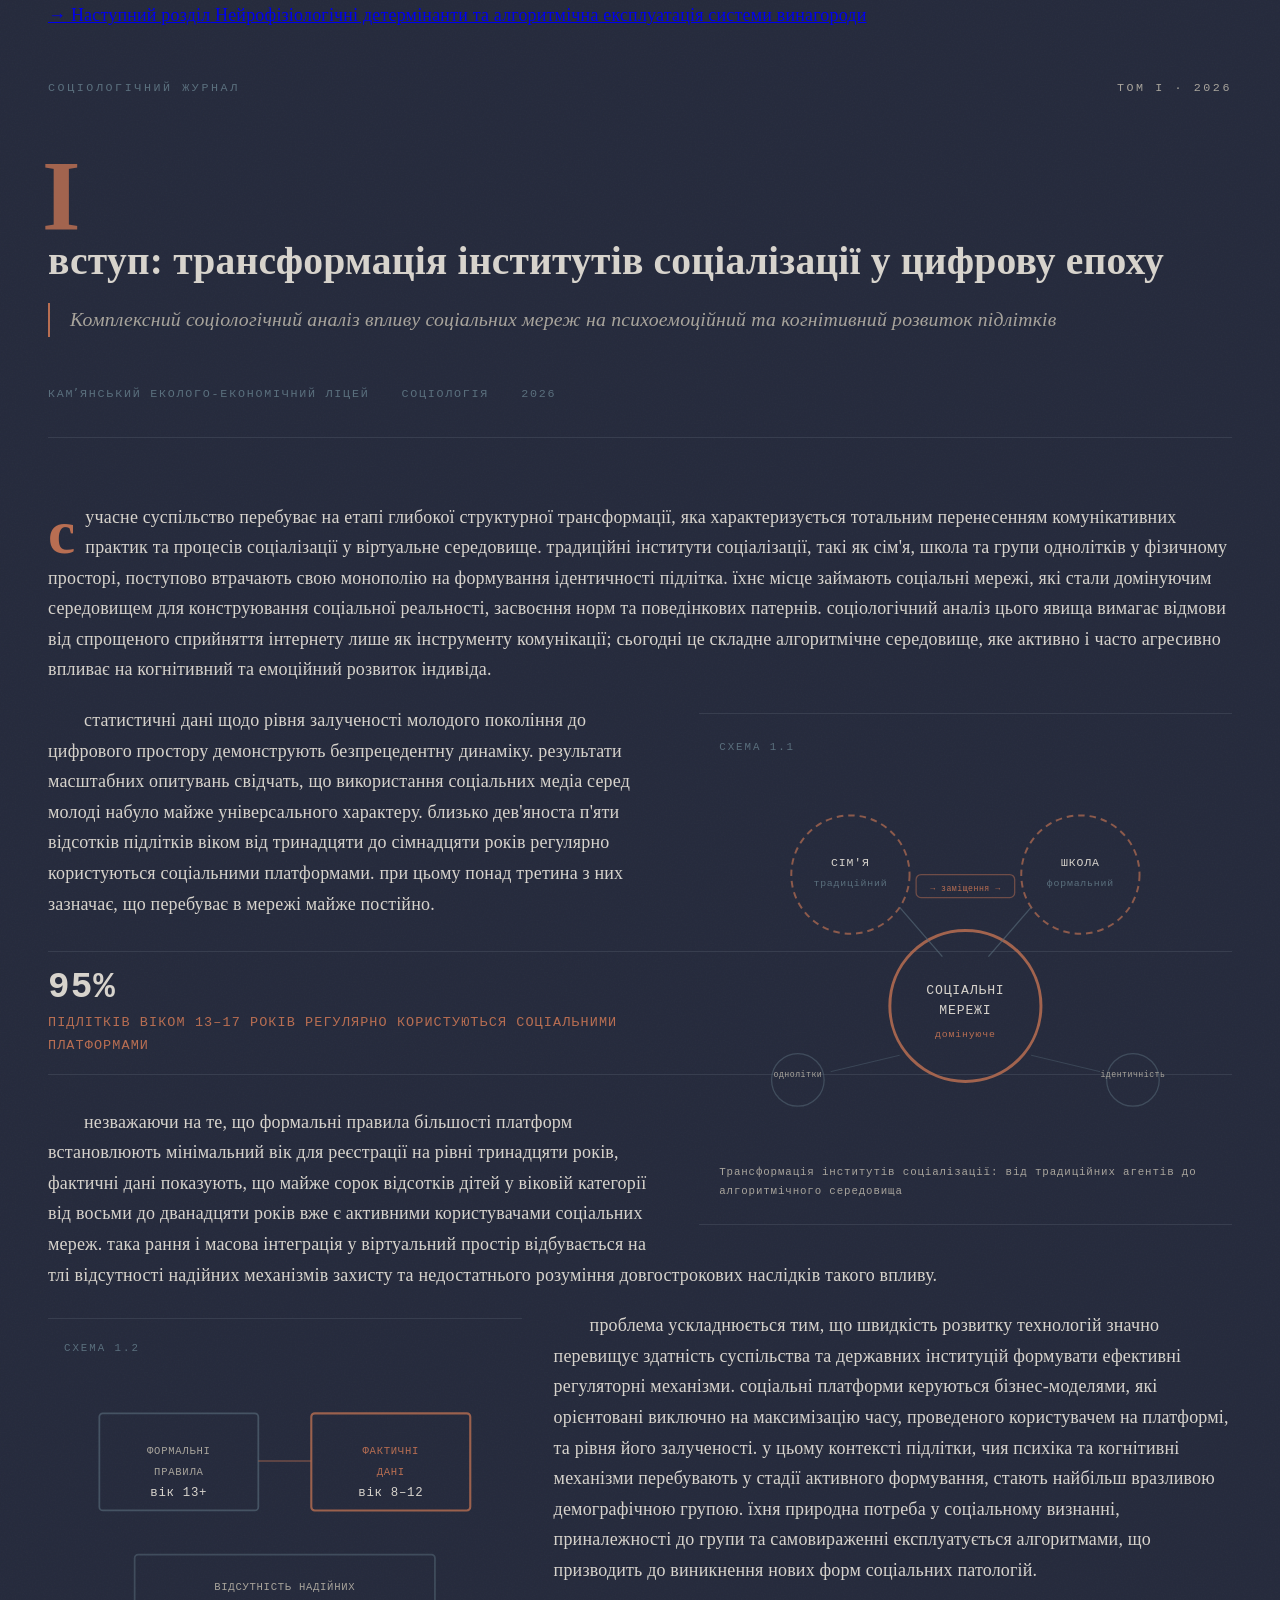
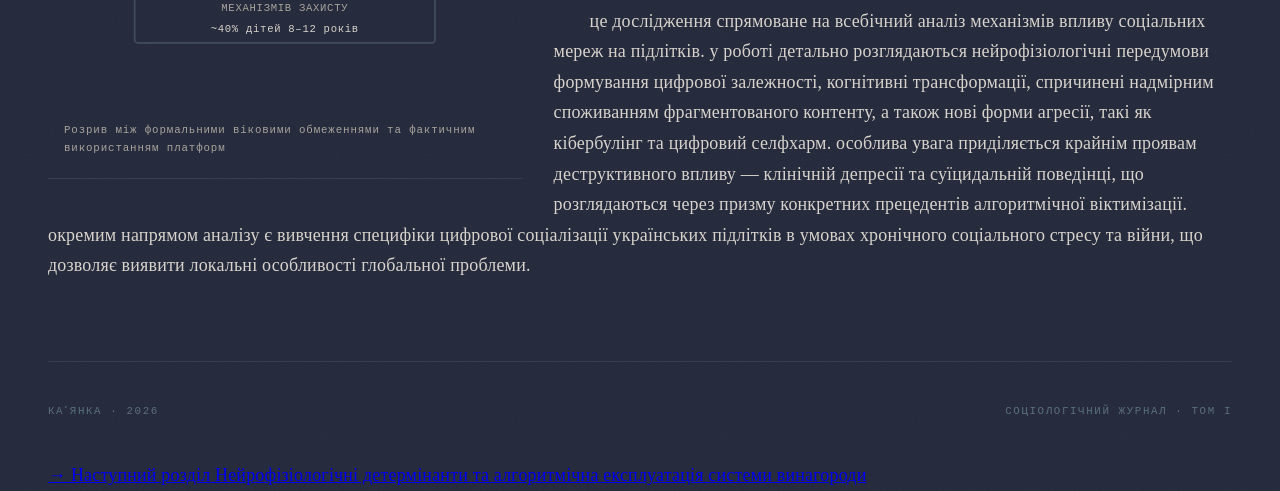
<file: index.html>
<!DOCTYPE html>
<html lang="uk">
<head>
    <meta charset="UTF-8">
    <meta name="viewport" content="width=device-width, initial-scale=1.0">
    <title>Вплив соціальних мереж на підлітків: комплексний соціологічний аналіз</title>
    <link rel="stylesheet" href="style.css">
</head>
<body>
    <div class="main-container">
        <nav class="chapter-navigation">
            <a href="neurophysics.html" class="nav-button">
                <span class="nav-arrow">&rarr;</span>
                <span class="nav-label">Наступний розділ</span>
                <span class="nav-chapter">Нейрофізіологічні детермінанти та алгоритмічна експлуатація системи винагороди</span>
            </a>
        </nav>

        <header class="journal-header">
            <div class="journal-masthead">
                <span>Соціологічний журнал</span>
                <span>Том I · 2026</span>
            </div>
            <div class="chapter-number">I</div>
            <h1 class="article-title">вступ: трансформація інститутів соціалізації у цифрову епоху</h1>
            <div class="article-subtitle">Комплексний соціологічний аналіз впливу соціальних мереж на психоемоційний та когнітивний розвиток підлітків</div>
            <div class="article-meta">
                <span>Камʼянський еколого-економічний ліцей</span>
                <span>Соціологія</span>
                <span>2026</span>
            </div>
        </header>

        <article class="journal-content">
            <p>сучасне суспільство перебуває на етапі глибокої структурної трансформації, яка характеризується тотальним перенесенням комунікативних практик та процесів соціалізації у віртуальне середовище. традиційні інститути соціалізації, такі як сім'я, школа та групи однолітків у фізичному просторі, поступово втрачають свою монополію на формування ідентичності підлітка. їхнє місце займають соціальні мережі, які стали домінуючим середовищем для конструювання соціальної реальності, засвоєння норм та поведінкових патернів. соціологічний аналіз цього явища вимагає відмови від спрощеного сприйняття інтернету лише як інструменту комунікації; сьогодні це складне алгоритмічне середовище, яке активно і часто агресивно впливає на когнітивний та емоційний розвиток індивіда.</p>

            <div class="neuro-diagram scheme-placeholder" style="float: right; width: 45%; margin: 8px 0 24px 32px; padding: 24px 20px; min-height: 260px;">
                <div class="neuro-diagram-label">Схема 1.1</div>
               <svg viewBox="0 0 300 220" xmlns="http://www.w3.org/2000/svg" style="width: 100%; height: auto;">
                    <circle cx="80" cy="60" r="36" fill="none" stroke="#B86E52" stroke-width="1.2" stroke-dasharray="4 3" opacity="0.7"/>
                    <text x="80" y="55" text-anchor="middle" font-family="Space Mono, Courier New, monospace" font-size="7" fill="#D7D3CC" letter-spacing="0.5">СІМ'Я</text>
                    <text x="80" y="67" text-anchor="middle" font-family="Space Mono, Courier New, monospace" font-size="6" fill="#5A6F7D" letter-spacing="0.5">традиційний</text>

                    <circle cx="220" cy="60" r="36" fill="none" stroke="#B86E52" stroke-width="1.2" stroke-dasharray="4 3" opacity="0.7"/>
                    <text x="220" y="55" text-anchor="middle" font-family="Space Mono, Courier New, monospace" font-size="7" fill="#D7D3CC" letter-spacing="0.5">ШКОЛА</text>
                    <text x="220" y="67" text-anchor="middle" font-family="Space Mono, Courier New, monospace" font-size="6" fill="#5A6F7D" letter-spacing="0.5">формальний</text>

                    <circle cx="150" cy="140" r="46" fill="none" stroke="#B86E52" stroke-width="1.8" opacity="0.85"/>
                    <text x="150" y="133" text-anchor="middle" font-family="Space Mono, Courier New, monospace" font-size="8" fill="#D7D3CC" letter-spacing="0.5">СОЦІАЛЬНІ</text>
                    <text x="150" y="145" text-anchor="middle" font-family="Space Mono, Courier New, monospace" font-size="8" fill="#D7D3CC" letter-spacing="0.5">МЕРЕЖІ</text>
                    <text x="150" y="159" text-anchor="middle" font-family="Space Mono, Courier New, monospace" font-size="6" fill="#B86E52" letter-spacing="0.5">домінуюче</text>

                    <line x1="110" y1="80" x2="136" y2="110" stroke="#5A6F7D" stroke-width="0.8" opacity="0.6"/>
                    <line x1="190" y1="80" x2="164" y2="110" stroke="#5A6F7D" stroke-width="0.8" opacity="0.6"/>

                    <circle cx="48" cy="185" r="16" fill="none" stroke="#5A6F7D" stroke-width="0.8" opacity="0.5"/>
                    <text x="48" y="183" text-anchor="middle" font-family="Space Mono, Courier New, monospace" font-size="5" fill="#A8A49C" letter-spacing="0.3">однолітки</text>

                    <circle cx="252" cy="185" r="16" fill="none" stroke="#5A6F7D" stroke-width="0.8" opacity="0.5"/>
                    <text x="252" y="183" text-anchor="middle" font-family="Space Mono, Courier New, monospace" font-size="5" fill="#A8A49C" letter-spacing="0.3">ідентичність</text>

                    <line x1="110" y1="170" x2="68" y2="180" stroke="#5A6F7D" stroke-width="0.6" opacity="0.4"/>
                    <line x1="190" y1="170" x2="232" y2="180" stroke="#5A6F7D" stroke-width="0.6" opacity="0.4"/>

                    <rect x="120" y="60" width="60" height="14" rx="3" fill="none" stroke="#B86E52" stroke-width="0.8" opacity="0.5"/>
                    <text x="150" y="70" text-anchor="middle" font-family="Space Mono, Courier New, monospace" font-size="5" fill="#B86E52" letter-spacing="0.3">→ заміщення →</text>
                </svg>
                <div class="neuro-diagram-caption">Трансформація інститутів соціалізації: від традиційних агентів до алгоритмічного середовища</div>
            </div>

            <p>статистичні дані щодо рівня залученості молодого покоління до цифрового простору демонструють безпрецедентну динаміку. результати масштабних опитувань свідчать, що використання соціальних медіа серед молоді набуло майже універсального характеру. близько дев'яноста п'яти відсотків підлітків віком від тринадцяти до сімнадцяти років регулярно користуються соціальними платформами. при цьому понад третина з них зазначає, що перебуває в мережі майже постійно.</p>

            <div class="stat-highlight">
                <span class="stat-value">95%</span>
                підлітків віком 13–17 років регулярно користуються соціальними платформами
            </div>

            <p>незважаючи на те, що формальні правила більшості платформ встановлюють мінімальний вік для реєстрації на рівні тринадцяти років, фактичні дані показують, що майже сорок відсотків дітей у віковій категорії від восьми до дванадцяти років вже є активними користувачами соціальних мереж. така рання і масова інтеграція у віртуальний простір відбувається на тлі відсутності надійних механізмів захисту та недостатнього розуміння довгострокових наслідків такого впливу.</p>

            <div class="neuro-diagram scheme-placeholder" style="float: left; width: 40%; margin: 8px 32px 24px 0; padding: 20px 16px; min-height: 220px;">
                <div class="neuro-diagram-label">Схема 1.2</div>
                <svg viewBox="0 0 250 180" xmlns="http://www.w3.org/2000/svg" style="width: 100%; height: auto;">
                    <rect x="20" y="20" width="90" height="55" rx="2" fill="none" stroke="#5A6F7D" stroke-width="1" opacity="0.6"/>
                    <text x="65" y="43" text-anchor="middle" font-family="Space Mono, Courier New, monospace" font-size="6" fill="#A8A49C" letter-spacing="0.4">ФОРМАЛЬНІ</text>
                    <text x="65" y="55" text-anchor="middle" font-family="Space Mono, Courier New, monospace" font-size="6" fill="#A8A49C" letter-spacing="0.4">ПРАВИЛА</text>
                    <text x="65" y="67" text-anchor="middle" font-family="Space Mono, Courier New, monospace" font-size="7" fill="#D7D3CC" letter-spacing="0.4">вік 13+</text>

                    <rect x="140" y="20" width="90" height="55" rx="2" fill="none" stroke="#B86E52" stroke-width="1.2" opacity="0.8"/>
                    <text x="185" y="43" text-anchor="middle" font-family="Space Mono, Courier New, monospace" font-size="6" fill="#B86E52" letter-spacing="0.4">ФАКТИЧНІ</text>
                    <text x="185" y="55" text-anchor="middle" font-family="Space Mono, Courier New, monospace" font-size="6" fill="#B86E52" letter-spacing="0.4">ДАНІ</text>
                    <text x="185" y="67" text-anchor="middle" font-family="Space Mono, Courier New, monospace" font-size="7" fill="#D7D3CC" letter-spacing="0.4">вік 8–12</text>

                    <line x1="110" y1="47" x2="140" y2="47" stroke="#B86E52" stroke-width="0.8" opacity="0.5"/>

                    <rect x="40" y="100" width="170" height="50" rx="2" fill="none" stroke="#5A6F7D" stroke-width="1" opacity="0.5"/>
                    <text x="125" y="120" text-anchor="middle" font-family="Space Mono, Courier New, monospace" font-size="6" fill="#A8A49C" letter-spacing="0.4">ВІДСУТНІСТЬ НАДІЙНИХ</text>
                    <text x="125" y="132" text-anchor="middle" font-family="Space Mono, Courier New, monospace" font-size="6" fill="#A8A49C" letter-spacing="0.4">МЕХАНІЗМІВ ЗАХИСТУ</text>
                    <text x="125" y="144" text-anchor="middle" font-family="Space Mono, Courier New, monospace" font-size="6" fill="#D7D3CC" letter-spacing="0.4">~40% дітей 8–12 років</text>
                </svg>
                <div class="neuro-diagram-caption">Розрив між формальними віковими обмеженнями та фактичним використанням платформ</div>
            </div>

            <p>проблема ускладнюється тим, що швидкість розвитку технологій значно перевищує здатність суспільства та державних інституцій формувати ефективні регуляторні механізми. соціальні платформи керуються бізнес-моделями, які орієнтовані виключно на максимізацію часу, проведеного користувачем на платформі, та рівня його залученості. у цьому контексті підлітки, чия психіка та когнітивні механізми перебувають у стадії активного формування, стають найбільш вразливою демографічною групою. їхня природна потреба у соціальному визнанні, приналежності до групи та самовираженні експлуатується алгоритмами, що призводить до виникнення нових форм соціальних патологій.</p>

            <p>це дослідження спрямоване на всебічний аналіз механізмів впливу соціальних мереж на підлітків. у роботі детально розглядаються нейрофізіологічні передумови формування цифрової залежності, когнітивні трансформації, спричинені надмірним споживанням фрагментованого контенту, а також нові форми агресії, такі як кібербулінг та цифровий селфхарм. особлива увага приділяється крайнім проявам деструктивного впливу — клінічній депресії та суїцидальній поведінці, що розглядаються через призму конкретних прецедентів алгоритмічної віктимізації. окремим напрямом аналізу є вивчення специфіки цифрової соціалізації українських підлітків в умовах хронічного соціального стресу та війни, що дозволяє виявити локальні особливості глобальної проблеми.</p>
        </article>

        <footer class="journal-footer">
            <span>Каʼянка · 2026</span>
            <span>Соціологічний журнал · Том I</span>
        </footer>

        <nav class="chapter-navigation-bottom">
            <a href="neurophysics.html" class="nav-button">
                <span class="nav-arrow">&rarr;</span>
                <span class="nav-label">Наступний розділ</span>
                <span class="nav-chapter">Нейрофізіологічні детермінанти та алгоритмічна експлуатація системи винагороди</span>
            </a>
        </nav>
    </div>
</body>
</html>
</file>
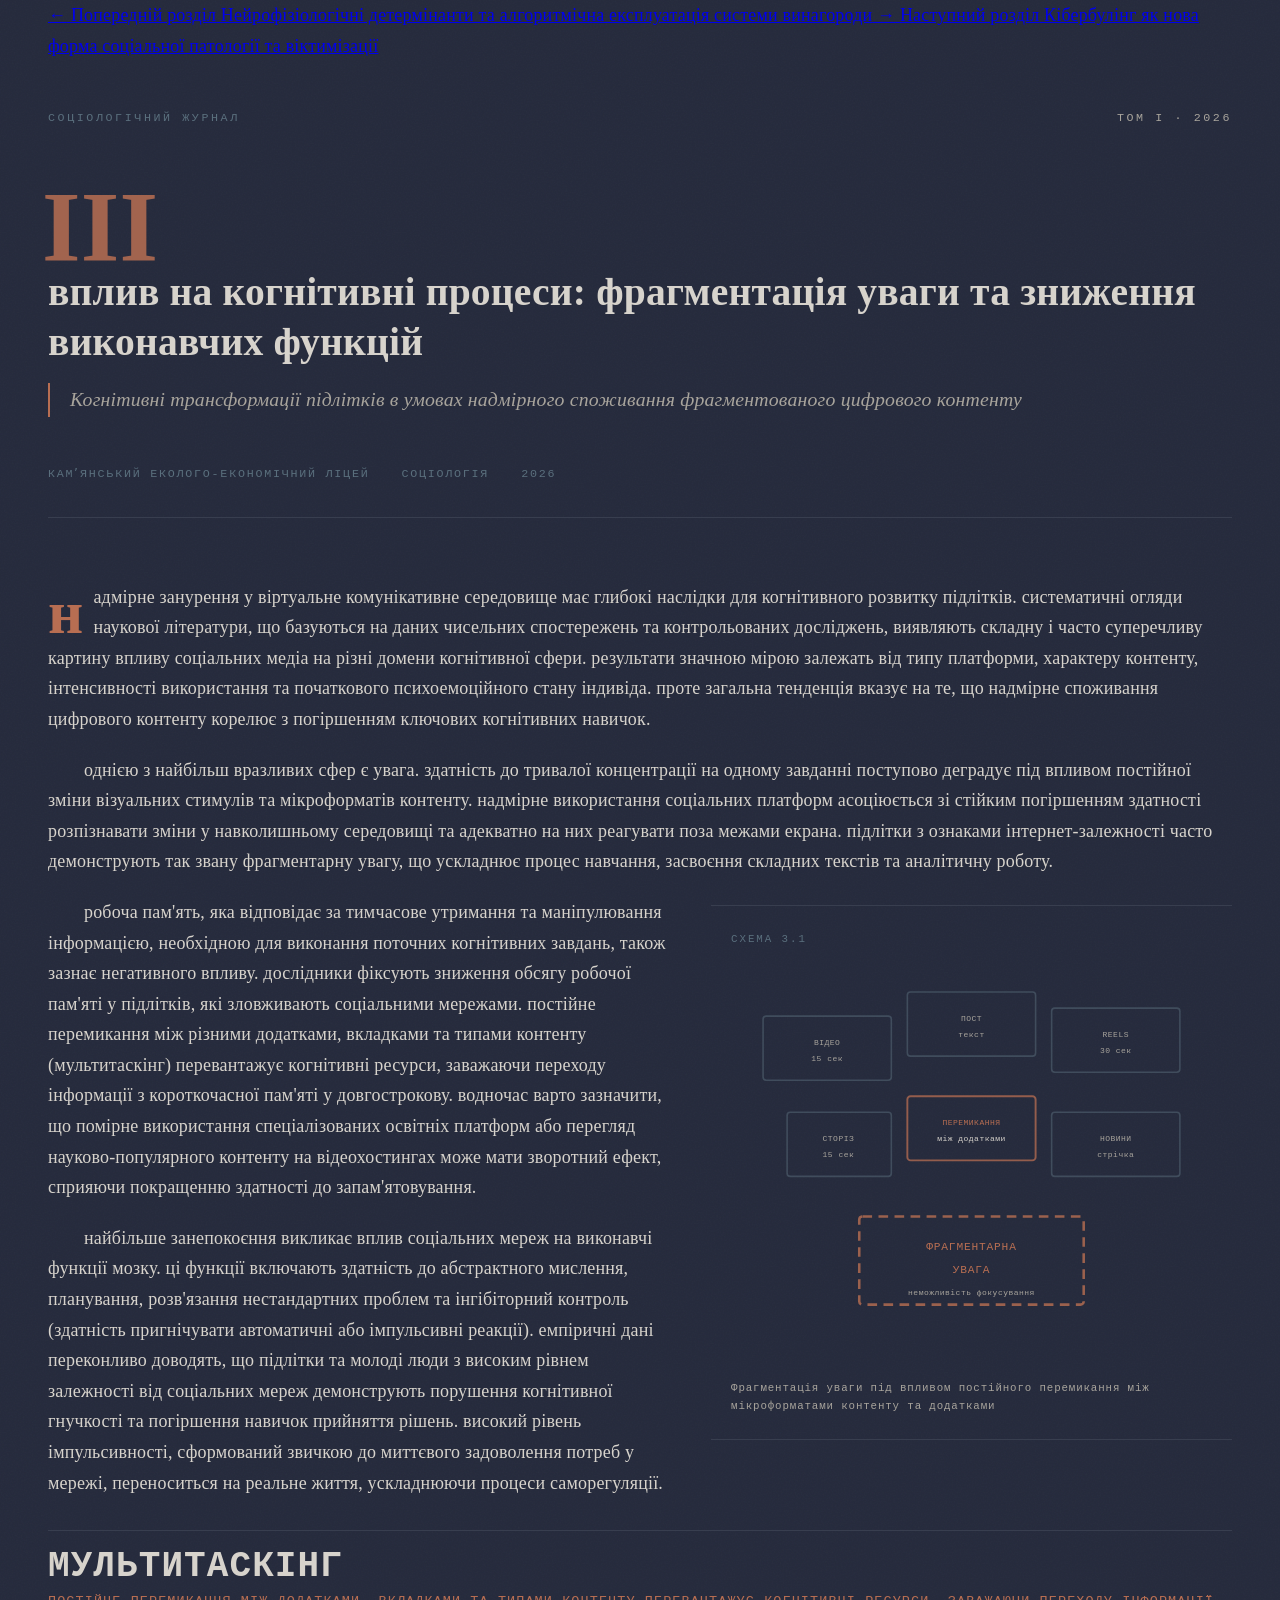
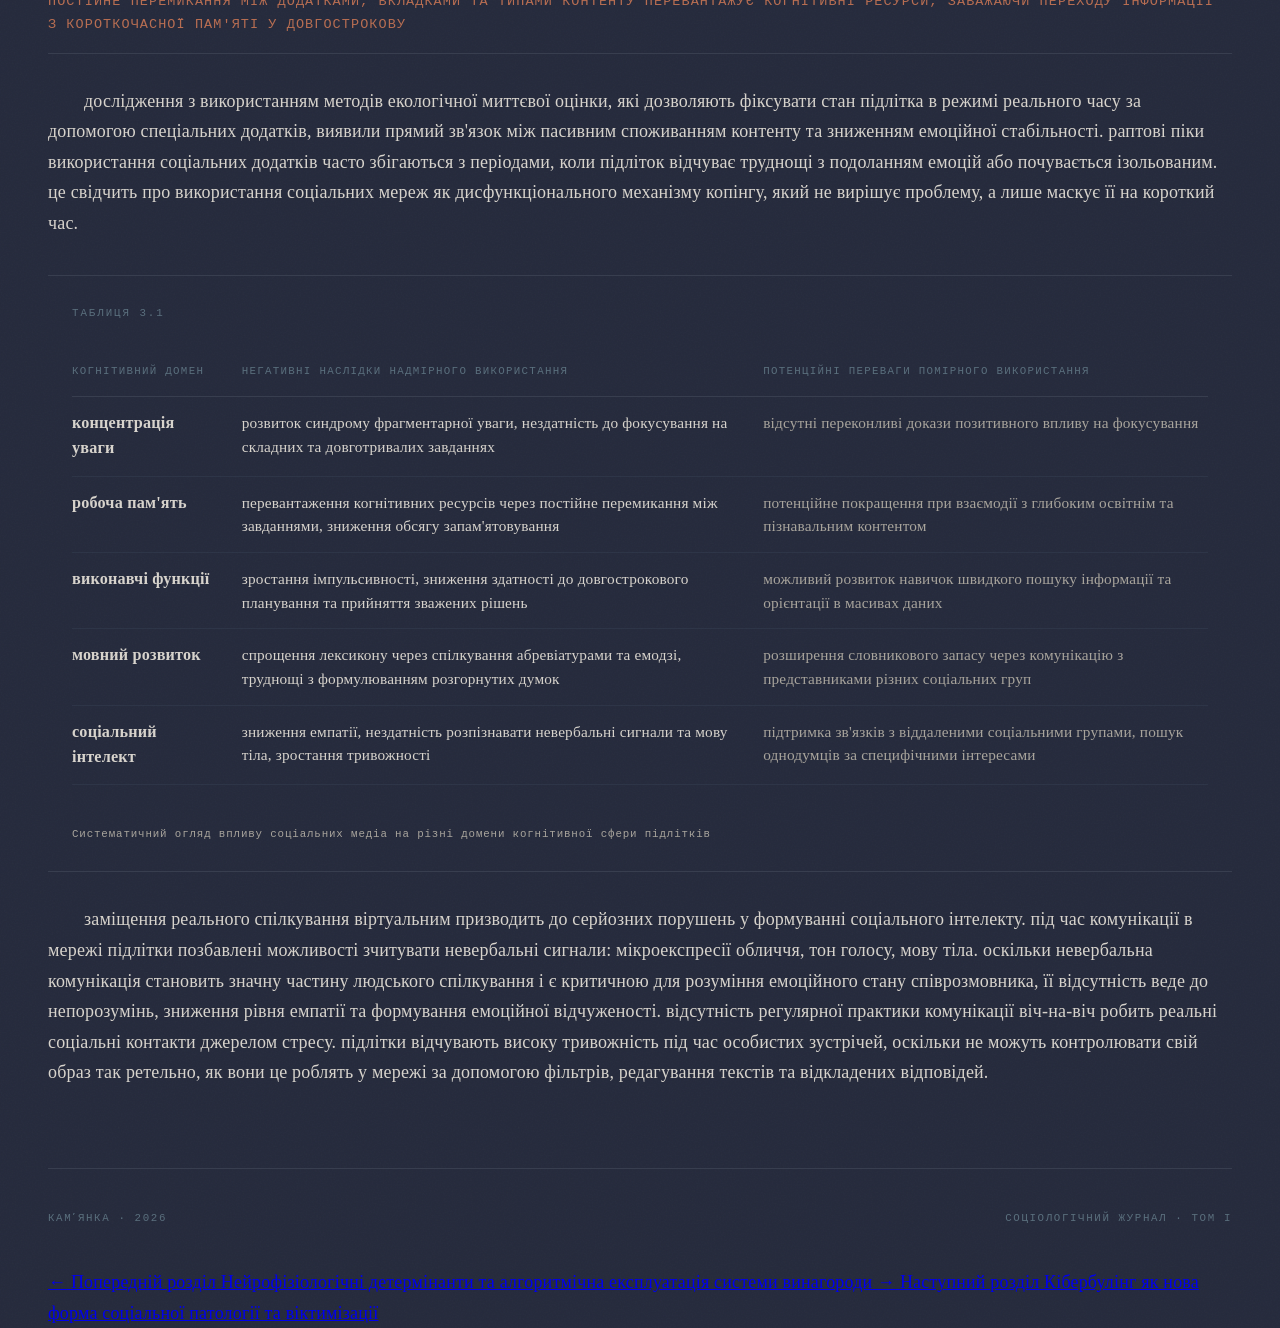
<file: attention.html>
<!DOCTYPE html>
<html lang="uk">
<head>
    <meta charset="UTF-8">
    <meta name="viewport" content="width=device-width, initial-scale=1.0">
    <title>Вплив на когнітивні процеси: фрагментація уваги та зниження виконавчих функцій</title>
    <link rel="stylesheet" href="style.css">
</head>
<body>
    <div class="main-container">
        <nav class="chapter-navigation">
            <a href="neurophysics.html" class="nav-button nav-button-back">
                <span class="nav-arrow">&larr;</span>
                <span class="nav-label">Попередній розділ</span>
                <span class="nav-chapter">Нейрофізіологічні детермінанти та алгоритмічна експлуатація системи винагороди</span>
            </a>
            <a href="cyberbullying.html" class="nav-button">
                <span class="nav-arrow">&rarr;</span>
                <span class="nav-label">Наступний розділ</span>
                <span class="nav-chapter">Кібербулінг як нова форма соціальної патології та віктимізації</span>
            </a>
        </nav>

        <header class="journal-header">
            <div class="journal-masthead">
                <span>Соціологічний журнал</span>
                <span>Том I · 2026</span>
            </div>
            <div class="chapter-number">III</div>
            <h1 class="article-title">вплив на когнітивні процеси: фрагментація уваги та зниження виконавчих функцій</h1>
            <div class="article-subtitle">Когнітивні трансформації підлітків в умовах надмірного споживання фрагментованого цифрового контенту</div>
            <div class="article-meta">
                <span>Камʼянський еколого-економічний ліцей</span>
                <span>Соціологія</span>
                <span>2026</span>
            </div>
        </header>

        <article class="journal-content">
            <p>надмірне занурення у віртуальне комунікативне середовище має глибокі наслідки для когнітивного розвитку підлітків. систематичні огляди наукової літератури, що базуються на даних чисельних спостережень та контрольованих досліджень, виявляють складну і часто суперечливу картину впливу соціальних медіа на різні домени когнітивної сфери. результати значною мірою залежать від типу платформи, характеру контенту, інтенсивності використання та початкового психоемоційного стану індивіда. проте загальна тенденція вказує на те, що надмірне споживання цифрового контенту корелює з погіршенням ключових когнітивних навичок.</p>

            <p>однією з найбільш вразливих сфер є увага. здатність до тривалої концентрації на одному завданні поступово деградує під впливом постійної зміни візуальних стимулів та мікроформатів контенту. надмірне використання соціальних платформ асоціюється зі стійким погіршенням здатності розпізнавати зміни у навколишньому середовищі та адекватно на них реагувати поза межами екрана. підлітки з ознаками інтернет-залежності часто демонструють так звану фрагментарну увагу, що ускладнює процес навчання, засвоєння складних текстів та аналітичну роботу.</p>

            <div class="neuro-diagram scheme-placeholder" style="float: right; width: 44%; margin: 8px 0 24px 32px; padding: 24px 20px; min-height: 290px;">
                <div class="neuro-diagram-label">Схема 3.1</div>
                <svg viewBox="0 0 300 240" xmlns="http://www.w3.org/2000/svg" style="width: 100%; height: auto;">
                    <rect x="20" y="30" width="80" height="40" rx="2" fill="none" stroke="#5A6F7D" stroke-width="1" opacity="0.5"/>
                    <text x="60" y="48" text-anchor="middle" font-family="Space Mono, Courier New, monospace" font-size="5" fill="#A8A49C" letter-spacing="0.3">ВІДЕО</text>
                    <text x="60" y="58" text-anchor="middle" font-family="Space Mono, Courier New, monospace" font-size="5" fill="#A8A49C" letter-spacing="0.3">15 сек</text>

                    <rect x="110" y="15" width="80" height="40" rx="2" fill="none" stroke="#5A6F7D" stroke-width="1" opacity="0.5"/>
                    <text x="150" y="33" text-anchor="middle" font-family="Space Mono, Courier New, monospace" font-size="5" fill="#A8A49C" letter-spacing="0.3">ПОСТ</text>
                    <text x="150" y="43" text-anchor="middle" font-family="Space Mono, Courier New, monospace" font-size="5" fill="#A8A49C" letter-spacing="0.3">текст</text>

                    <rect x="200" y="25" width="80" height="40" rx="2" fill="none" stroke="#5A6F7D" stroke-width="1" opacity="0.5"/>
                    <text x="240" y="43" text-anchor="middle" font-family="Space Mono, Courier New, monospace" font-size="5" fill="#A8A49C" letter-spacing="0.3">REELS</text>
                    <text x="240" y="53" text-anchor="middle" font-family="Space Mono, Courier New, monospace" font-size="5" fill="#A8A49C" letter-spacing="0.3">30 сек</text>

                    <rect x="35" y="90" width="65" height="40" rx="2" fill="none" stroke="#5A6F7D" stroke-width="1" opacity="0.5"/>
                    <text x="67" y="108" text-anchor="middle" font-family="Space Mono, Courier New, monospace" font-size="5" fill="#A8A49C" letter-spacing="0.3">СТОРІЗ</text>
                    <text x="67" y="118" text-anchor="middle" font-family="Space Mono, Courier New, monospace" font-size="5" fill="#A8A49C" letter-spacing="0.3">15 сек</text>

                    <rect x="110" y="80" width="80" height="40" rx="2" fill="none" stroke="#B86E52" stroke-width="1.2" opacity="0.75"/>
                    <text x="150" y="98" text-anchor="middle" font-family="Space Mono, Courier New, monospace" font-size="5" fill="#B86E52" letter-spacing="0.3">ПЕРЕМИКАННЯ</text>
                    <text x="150" y="108" text-anchor="middle" font-family="Space Mono, Courier New, monospace" font-size="5" fill="#D7D3CC" letter-spacing="0.3">між додатками</text>

                    <rect x="200" y="90" width="80" height="40" rx="2" fill="none" stroke="#5A6F7D" stroke-width="1" opacity="0.5"/>
                    <text x="240" y="108" text-anchor="middle" font-family="Space Mono, Courier New, monospace" font-size="5" fill="#A8A49C" letter-spacing="0.3">НОВИНИ</text>
                    <text x="240" y="118" text-anchor="middle" font-family="Space Mono, Courier New, monospace" font-size="5" fill="#A8A49C" letter-spacing="0.3">стрічка</text>

                    <rect x="80" y="155" width="140" height="55" rx="2" fill="none" stroke="#B86E52" stroke-width="1.6" stroke-dasharray="6 4" opacity="0.8"/>
                    <text x="150" y="176" text-anchor="middle" font-family="Space Mono, Courier New, monospace" font-size="7" fill="#B86E52" letter-spacing="0.5">ФРАГМЕНТАРНА</text>
                    <text x="150" y="190" text-anchor="middle" font-family="Space Mono, Courier New, monospace" font-size="7" fill="#B86E52" letter-spacing="0.5">УВАГА</text>
                    <text x="150" y="204" text-anchor="middle" font-family="Space Mono, Courier New, monospace" font-size="5" fill="#A8A49C" letter-spacing="0.3">неможливість фокусування</text>
                </svg>
                <div class="neuro-diagram-caption">Фрагментація уваги під впливом постійного перемикання між мікроформатами контенту та додатками</div>
            </div>

            <p>робоча пам'ять, яка відповідає за тимчасове утримання та маніпулювання інформацією, необхідною для виконання поточних когнітивних завдань, також зазнає негативного впливу. дослідники фіксують зниження обсягу робочої пам'яті у підлітків, які зловживають соціальними мережами. постійне перемикання між різними додатками, вкладками та типами контенту (мультитаскінг) перевантажує когнітивні ресурси, заважаючи переходу інформації з короткочасної пам'яті у довгострокову. водночас варто зазначити, що помірне використання спеціалізованих освітніх платформ або перегляд науково-популярного контенту на відеохостингах може мати зворотний ефект, сприяючи покращенню здатності до запам'ятовування.</p>

            <p>найбільше занепокоєння викликає вплив соціальних мереж на виконавчі функції мозку. ці функції включають здатність до абстрактного мислення, планування, розв'язання нестандартних проблем та інгібіторний контроль (здатність пригнічувати автоматичні або імпульсивні реакції). емпіричні дані переконливо доводять, що підлітки та молоді люди з високим рівнем залежності від соціальних мереж демонструють порушення когнітивної гнучкості та погіршення навичок прийняття рішень. високий рівень імпульсивності, сформований звичкою до миттєвого задоволення потреб у мережі, переноситься на реальне життя, ускладнюючи процеси саморегуляції.</p>

            <div class="stat-highlight">
                <span class="stat-value">мультитаскінг</span>
                постійне перемикання між додатками, вкладками та типами контенту перевантажує когнітивні ресурси, заважаючи переходу інформації з короткочасної пам'яті у довгострокову
            </div>

            <p>дослідження з використанням методів екологічної миттєвої оцінки, які дозволяють фіксувати стан підлітка в режимі реального часу за допомогою спеціальних додатків, виявили прямий зв'язок між пасивним споживанням контенту та зниженням емоційної стабільності. раптові піки використання соціальних додатків часто збігаються з періодами, коли підліток відчуває труднощі з подоланням емоцій або почувається ізольованим. це свідчить про використання соціальних мереж як дисфункціонального механізму копінгу, який не вирішує проблему, а лише маскує її на короткий час.</p>

            <div class="neuro-diagram scheme-placeholder" style="float: left; width: 100%; margin: 16px 0 32px 0; padding: 28px 24px;">
                <div class="neuro-diagram-label">Таблиця 3.1</div>
                <table>
                    <thead>
                        <tr>
                            <th>когнітивний домен</th>
                            <th>негативні наслідки надмірного використання</th>
                            <th>потенційні переваги помірного використання</th>
                        </tr>
                    </thead>
                    <tbody>
                        <tr>
                            <td>концентрація уваги</td>
                            <td>розвиток синдрому фрагментарної уваги, нездатність до фокусування на складних та довготривалих завданнях</td>
                            <td>відсутні переконливі докази позитивного впливу на фокусування</td>
                        </tr>
                        <tr>
                            <td>робоча пам'ять</td>
                            <td>перевантаження когнітивних ресурсів через постійне перемикання між завданнями, зниження обсягу запам'ятовування</td>
                            <td>потенційне покращення при взаємодії з глибоким освітнім та пізнавальним контентом</td>
                        </tr>
                        <tr>
                            <td>виконавчі функції</td>
                            <td>зростання імпульсивності, зниження здатності до довгострокового планування та прийняття зважених рішень</td>
                            <td>можливий розвиток навичок швидкого пошуку інформації та орієнтації в масивах даних</td>
                        </tr>
                        <tr>
                            <td>мовний розвиток</td>
                            <td>спрощення лексикону через спілкування абревіатурами та емодзі, труднощі з формулюванням розгорнутих думок</td>
                            <td>розширення словникового запасу через комунікацію з представниками різних соціальних груп</td>
                        </tr>
                        <tr>
                            <td>соціальний інтелект</td>
                            <td>зниження емпатії, нездатність розпізнавати невербальні сигнали та мову тіла, зростання тривожності</td>
                            <td>підтримка зв'язків з віддаленими соціальними групами, пошук однодумців за специфічними інтересами</td>
                        </tr>
                    </tbody>
                </table>
                <div class="neuro-diagram-caption">Систематичний огляд впливу соціальних медіа на різні домени когнітивної сфери підлітків</div>
            </div>

            <p>заміщення реального спілкування віртуальним призводить до серйозних порушень у формуванні соціального інтелекту. під час комунікації в мережі підлітки позбавлені можливості зчитувати невербальні сигнали: мікроекспресії обличчя, тон голосу, мову тіла. оскільки невербальна комунікація становить значну частину людського спілкування і є критичною для розуміння емоційного стану співрозмовника, її відсутність веде до непорозумінь, зниження рівня емпатії та формування емоційної відчуженості. відсутність регулярної практики комунікації віч-на-віч робить реальні соціальні контакти джерелом стресу. підлітки відчувають високу тривожність під час особистих зустрічей, оскільки не можуть контролювати свій образ так ретельно, як вони це роблять у мережі за допомогою фільтрів, редагування текстів та відкладених відповідей.</p>
        </article>

        <footer class="journal-footer">
            <span>Камʼянка · 2026</span>
            <span>Соціологічний журнал · Том I</span>
        </footer>

        <nav class="chapter-navigation-bottom">
            <a href="neurophysics.html" class="nav-button nav-button-back">
                <span class="nav-arrow">&larr;</span>
                <span class="nav-label">Попередній розділ</span>
                <span class="nav-chapter">Нейрофізіологічні детермінанти та алгоритмічна експлуатація системи винагороди</span>
            </a>
            <a href="cyberbullying.html" class="nav-button">
                <span class="nav-arrow">&rarr;</span>
                <span class="nav-label">Наступний розділ</span>
                <span class="nav-chapter">Кібербулінг як нова форма соціальної патології та віктимізації</span>
            </a>
        </nav>
    </div>
</body>
</html>
</file>
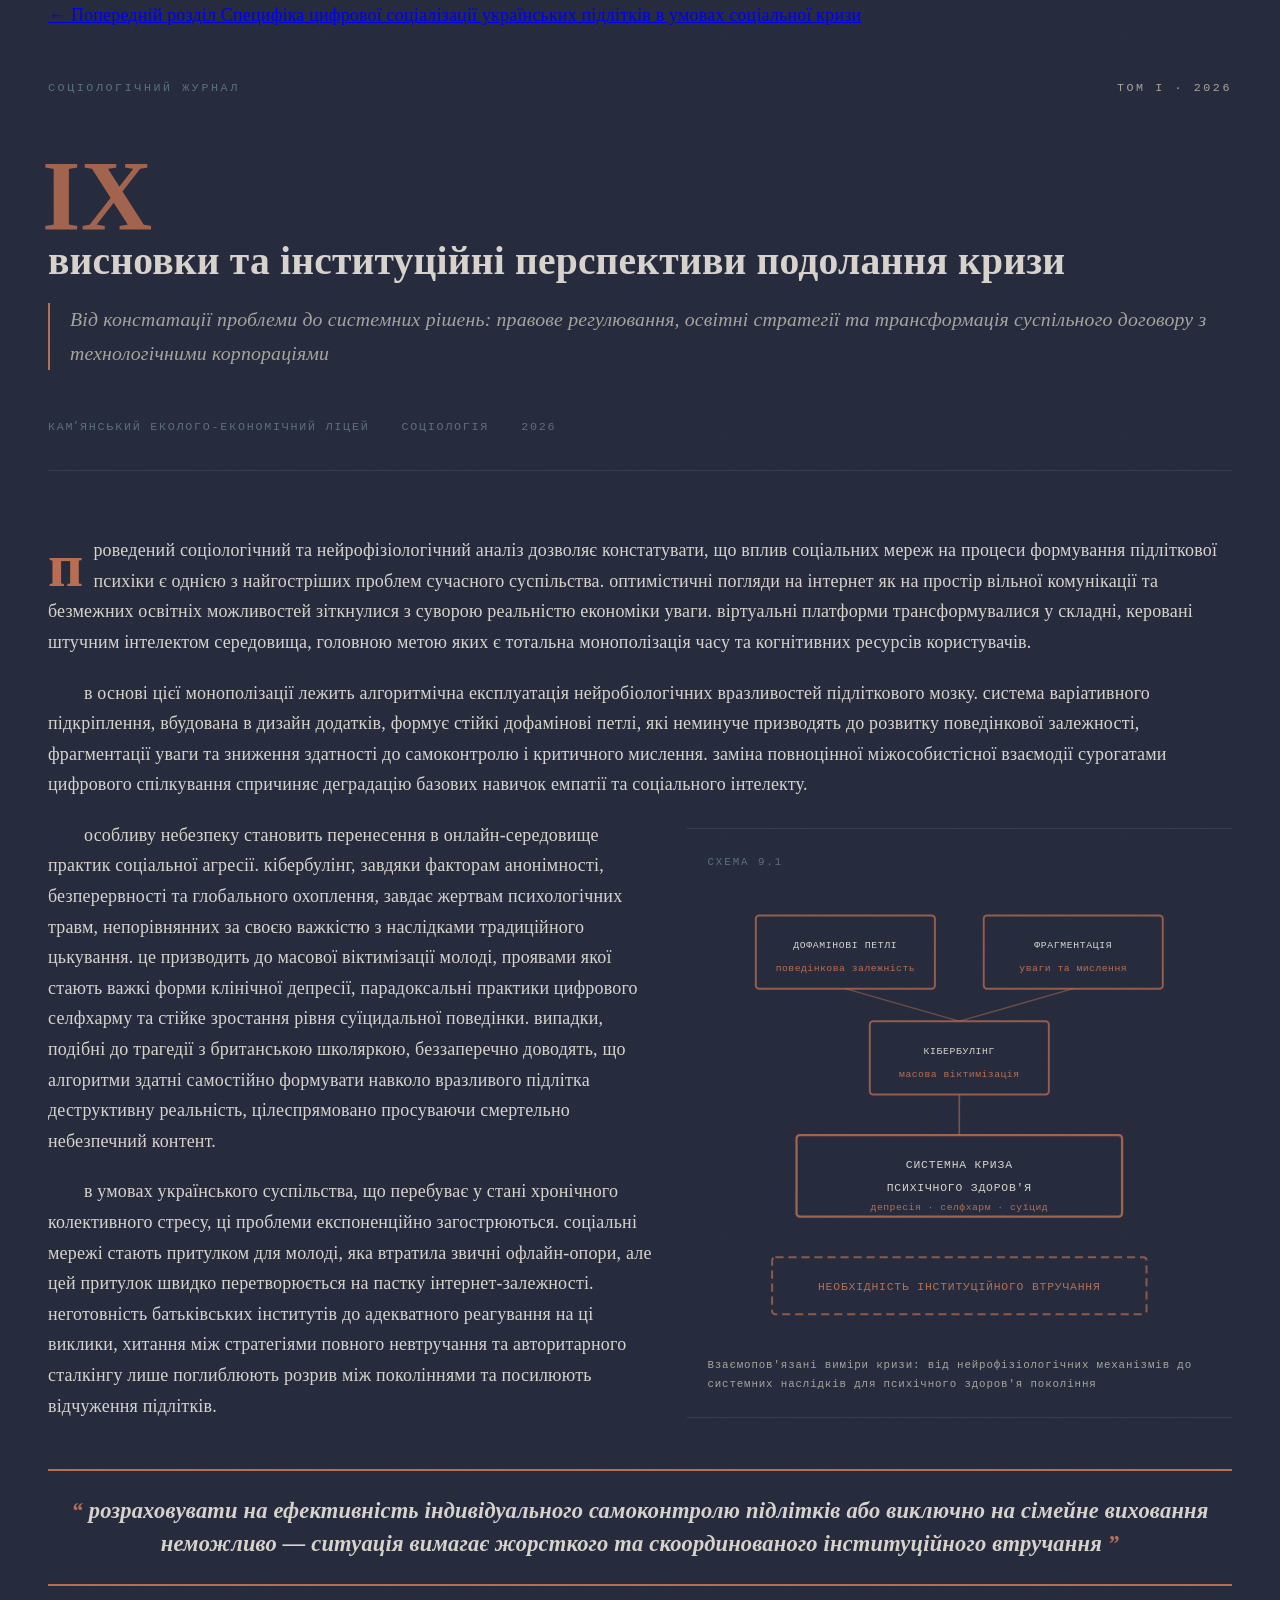
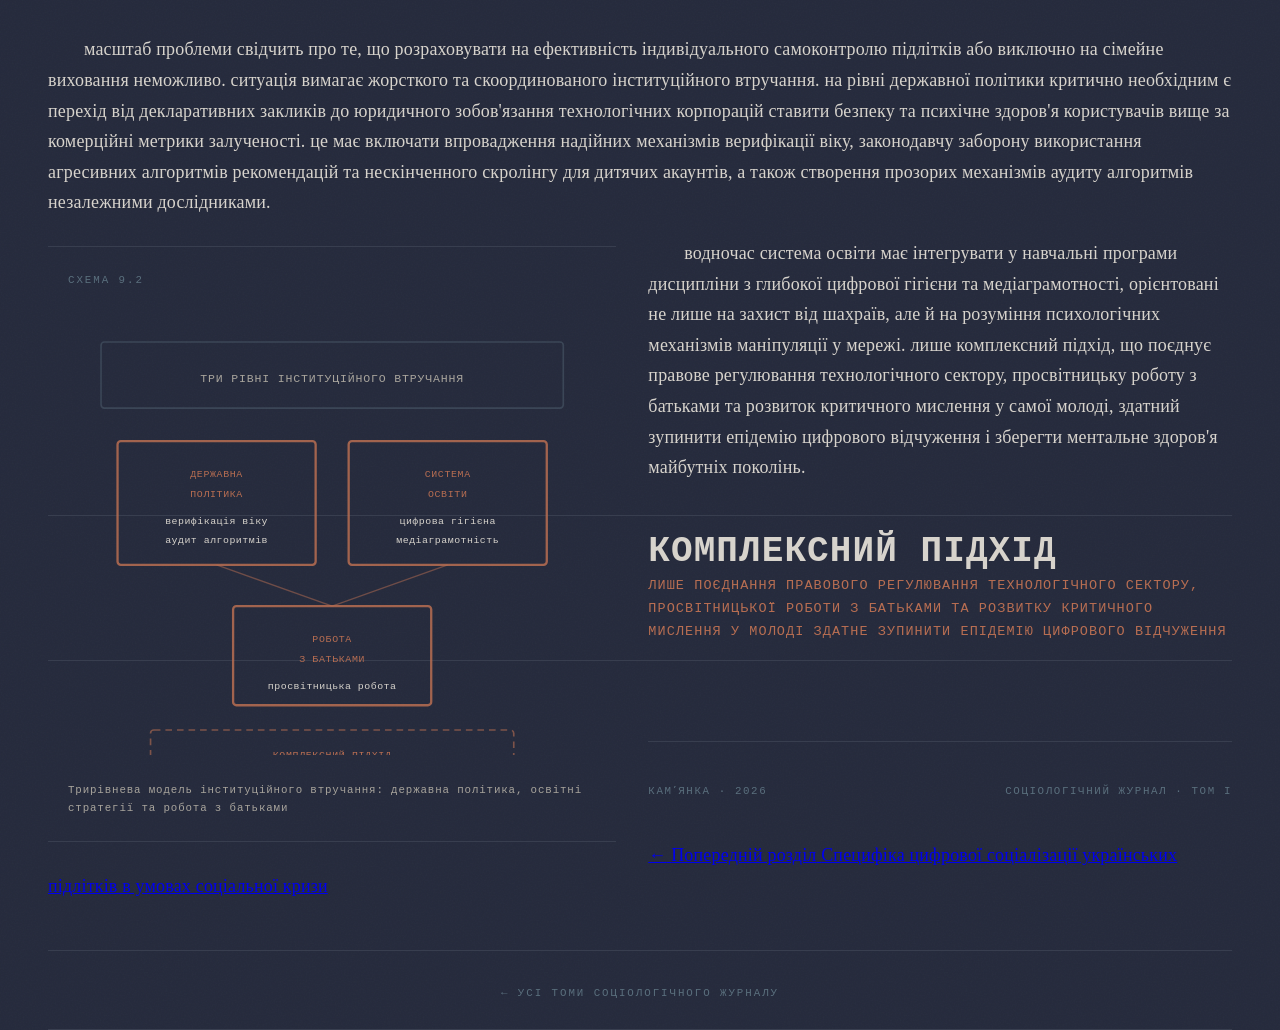
<file: conclusions.html>
<!DOCTYPE html>
<html lang="uk">
<head>
    <meta charset="UTF-8">
    <meta name="viewport" content="width=device-width, initial-scale=1.0">
    <title>Висновки та інституційні перспективи подолання кризи</title>
    <link rel="stylesheet" href="style.css">
</head>
<body>
    <div class="main-container">
        <nav class="chapter-navigation">
            <a href="ukr_socialisation.html" class="nav-button nav-button-back">
                <span class="nav-arrow">&larr;</span>
                <span class="nav-label">Попередній розділ</span>
                <span class="nav-chapter">Специфіка цифрової соціалізації українських підлітків в умовах соціальної кризи</span>
            </a>
        </nav>

        <header class="journal-header">
            <div class="journal-masthead">
                <span>Соціологічний журнал</span>
                <span>Том I · 2026</span>
            </div>
            <div class="chapter-number">IX</div>
            <h1 class="article-title">висновки та інституційні перспективи подолання кризи</h1>
            <div class="article-subtitle">Від констатації проблеми до системних рішень: правове регулювання, освітні стратегії та трансформація суспільного договору з технологічними корпораціями</div>
            <div class="article-meta">
                <span>Камʼянський еколого-економічний ліцей</span>
                <span>Соціологія</span>
                <span>2026</span>
            </div>
        </header>

        <article class="journal-content">
            <p>проведений соціологічний та нейрофізіологічний аналіз дозволяє констатувати, що вплив соціальних мереж на процеси формування підліткової психіки є однією з найгостріших проблем сучасного суспільства. оптимістичні погляди на інтернет як на простір вільної комунікації та безмежних освітніх можливостей зіткнулися з суворою реальністю економіки уваги. віртуальні платформи трансформувалися у складні, керовані штучним інтелектом середовища, головною метою яких є тотальна монополізація часу та когнітивних ресурсів користувачів.</p>

            <p>в основі цієї монополізації лежить алгоритмічна експлуатація нейробіологічних вразливостей підліткового мозку. система варіативного підкріплення, вбудована в дизайн додатків, формує стійкі дофамінові петлі, які неминуче призводять до розвитку поведінкової залежності, фрагментації уваги та зниження здатності до самоконтролю і критичного мислення. заміна повноцінної міжособистісної взаємодії сурогатами цифрового спілкування спричиняє деградацію базових навичок емпатії та соціального інтелекту.</p>

            <div class="neuro-diagram scheme-placeholder" style="float: right; width: 46%; margin: 8px 0 24px 32px; padding: 24px 20px; min-height: 320px;">
                <div class="neuro-diagram-label">Схема 9.1</div>
                <svg viewBox="0 0 310 270" xmlns="http://www.w3.org/2000/svg" style="width: 100%; height: auto;">
                    <rect x="30" y="15" width="110" height="45" rx="2" fill="none" stroke="#B86E52" stroke-width="1.2" opacity="0.75"/>
                    <text x="85" y="35" text-anchor="middle" font-family="Space Mono, Courier New, monospace" font-size="6" fill="#D7D3CC" letter-spacing="0.4">ДОФАМІНОВІ ПЕТЛІ</text>
                    <text x="85" y="49" text-anchor="middle" font-family="Space Mono, Courier New, monospace" font-size="6" fill="#B86E52" letter-spacing="0.3">поведінкова залежність</text>

                    <rect x="170" y="15" width="110" height="45" rx="2" fill="none" stroke="#B86E52" stroke-width="1.2" opacity="0.75"/>
                    <text x="225" y="35" text-anchor="middle" font-family="Space Mono, Courier New, monospace" font-size="6" fill="#D7D3CC" letter-spacing="0.4">ФРАГМЕНТАЦІЯ</text>
                    <text x="225" y="49" text-anchor="middle" font-family="Space Mono, Courier New, monospace" font-size="6" fill="#B86E52" letter-spacing="0.3">уваги та мислення</text>

                    <rect x="100" y="80" width="110" height="45" rx="2" fill="none" stroke="#B86E52" stroke-width="1.2" opacity="0.75"/>
                    <text x="155" y="100" text-anchor="middle" font-family="Space Mono, Courier New, monospace" font-size="6" fill="#D7D3CC" letter-spacing="0.4">КІБЕРБУЛІНГ</text>
                    <text x="155" y="114" text-anchor="middle" font-family="Space Mono, Courier New, monospace" font-size="6" fill="#B86E52" letter-spacing="0.3">масова віктимізація</text>

                    <rect x="55" y="150" width="200" height="50" rx="2" fill="none" stroke="#B86E52" stroke-width="1.4" opacity="0.85"/>
                    <text x="155" y="170" text-anchor="middle" font-family="Space Mono, Courier New, monospace" font-size="7" fill="#D7D3CC" letter-spacing="0.5">СИСТЕМНА КРИЗА</text>
                    <text x="155" y="184" text-anchor="middle" font-family="Space Mono, Courier New, monospace" font-size="7" fill="#D7D3CC" letter-spacing="0.5">ПСИХІЧНОГО ЗДОРОВ'Я</text>
                    <text x="155" y="196" text-anchor="middle" font-family="Space Mono, Courier New, monospace" font-size="6" fill="#B86E52" letter-spacing="0.3">депресія · селфхарм · суїцид</text>

                    <line x1="85" y1="60" x2="155" y2="80" stroke="#B86E52" stroke-width="0.8" opacity="0.5"/>
                    <line x1="225" y1="60" x2="155" y2="80" stroke="#B86E52" stroke-width="0.8" opacity="0.5"/>
                    <line x1="155" y1="125" x2="155" y2="150" stroke="#B86E52" stroke-width="1" opacity="0.6"/>

                    <rect x="40" y="225" width="230" height="35" rx="2" fill="none" stroke="#B86E52" stroke-width="1.2" stroke-dasharray="5 3" opacity="0.7"/>
                    <text x="155" y="245" text-anchor="middle" font-family="Space Mono, Courier New, monospace" font-size="7" fill="#B86E52" letter-spacing="0.5">НЕОБХІДНІСТЬ ІНСТИТУЦІЙНОГО ВТРУЧАННЯ</text>
                </svg>
                <div class="neuro-diagram-caption">Взаємопов'язані виміри кризи: від нейрофізіологічних механізмів до системних наслідків для психічного здоров'я покоління</div>
            </div>

            <p>особливу небезпеку становить перенесення в онлайн-середовище практик соціальної агресії. кібербулінг, завдяки факторам анонімності, безперервності та глобального охоплення, завдає жертвам психологічних травм, непорівнянних за своєю важкістю з наслідками традиційного цькування. це призводить до масової віктимізації молоді, проявами якої стають важкі форми клінічної депресії, парадоксальні практики цифрового селфхарму та стійке зростання рівня суїцидальної поведінки. випадки, подібні до трагедії з британською школяркою, беззаперечно доводять, що алгоритми здатні самостійно формувати навколо вразливого підлітка деструктивну реальність, цілеспрямовано просуваючи смертельно небезпечний контент.</p>

            <p>в умовах українського суспільства, що перебуває у стані хронічного колективного стресу, ці проблеми експоненційно загострюються. соціальні мережі стають притулком для молоді, яка втратила звичні офлайн-опори, але цей притулок швидко перетворюється на пастку інтернет-залежності. неготовність батьківських інститутів до адекватного реагування на ці виклики, хитання між стратегіями повного невтручання та авторитарного сталкінгу лише поглиблюють розрив між поколіннями та посилюють відчуження підлітків.</p>

            <div class="pull-quote">
                розраховувати на ефективність індивідуального самоконтролю підлітків або виключно на сімейне виховання неможливо — ситуація вимагає жорсткого та скоординованого інституційного втручання
            </div>

            <p>масштаб проблеми свідчить про те, що розраховувати на ефективність індивідуального самоконтролю підлітків або виключно на сімейне виховання неможливо. ситуація вимагає жорсткого та скоординованого інституційного втручання. на рівні державної політики критично необхідним є перехід від декларативних закликів до юридичного зобов'язання технологічних корпорацій ставити безпеку та психічне здоров'я користувачів вище за комерційні метрики залученості. це має включати впровадження надійних механізмів верифікації віку, законодавчу заборону використання агресивних алгоритмів рекомендацій та нескінченного скролінгу для дитячих акаунтів, а також створення прозорих механізмів аудиту алгоритмів незалежними дослідниками.</p>

            <div class="neuro-diagram scheme-placeholder" style="float: left; width: 48%; margin: 8px 32px 24px 0; padding: 24px 20px; min-height: 320px;">
                <div class="neuro-diagram-label">Схема 9.2</div>
                <svg viewBox="0 0 320 270" xmlns="http://www.w3.org/2000/svg" style="width: 100%; height: auto;">
                    <rect x="20" y="20" width="280" height="40" rx="2" fill="none" stroke="#5A6F7D" stroke-width="1" opacity="0.4"/>
                    <text x="160" y="44" text-anchor="middle" font-family="Space Mono, Courier New, monospace" font-size="7" fill="#A8A49C" letter-spacing="0.5">ТРИ РІВНІ ІНСТИТУЦІЙНОГО ВТРУЧАННЯ</text>

                    <rect x="30" y="80" width="120" height="75" rx="2" fill="none" stroke="#B86E52" stroke-width="1.4" opacity="0.85"/>
                    <text x="90" y="102" text-anchor="middle" font-family="Space Mono, Courier New, monospace" font-size="6" fill="#B86E52" letter-spacing="0.4">ДЕРЖАВНА</text>
                    <text x="90" y="114" text-anchor="middle" font-family="Space Mono, Courier New, monospace" font-size="6" fill="#B86E52" letter-spacing="0.4">ПОЛІТИКА</text>
                    <text x="90" y="130" text-anchor="middle" font-family="Space Mono, Courier New, monospace" font-size="6" fill="#D7D3CC" letter-spacing="0.3">верифікація віку</text>
                    <text x="90" y="142" text-anchor="middle" font-family="Space Mono, Courier New, monospace" font-size="6" fill="#D7D3CC" letter-spacing="0.3">аудит алгоритмів</text>

                    <rect x="170" y="80" width="120" height="75" rx="2" fill="none" stroke="#B86E52" stroke-width="1.4" opacity="0.85"/>
                    <text x="230" y="102" text-anchor="middle" font-family="Space Mono, Courier New, monospace" font-size="6" fill="#B86E52" letter-spacing="0.4">СИСТЕМА</text>
                    <text x="230" y="114" text-anchor="middle" font-family="Space Mono, Courier New, monospace" font-size="6" fill="#B86E52" letter-spacing="0.4">ОСВІТИ</text>
                    <text x="230" y="130" text-anchor="middle" font-family="Space Mono, Courier New, monospace" font-size="6" fill="#D7D3CC" letter-spacing="0.3">цифрова гігієна</text>
                    <text x="230" y="142" text-anchor="middle" font-family="Space Mono, Courier New, monospace" font-size="6" fill="#D7D3CC" letter-spacing="0.3">медіаграмотність</text>

                    <rect x="100" y="180" width="120" height="60" rx="2" fill="none" stroke="#B86E52" stroke-width="1.4" opacity="0.85"/>
                    <text x="160" y="202" text-anchor="middle" font-family="Space Mono, Courier New, monospace" font-size="6" fill="#B86E52" letter-spacing="0.4">РОБОТА</text>
                    <text x="160" y="214" text-anchor="middle" font-family="Space Mono, Courier New, monospace" font-size="6" fill="#B86E52" letter-spacing="0.4">З БАТЬКАМИ</text>
                    <text x="160" y="230" text-anchor="middle" font-family="Space Mono, Courier New, monospace" font-size="6" fill="#D7D3CC" letter-spacing="0.3">просвітницька робота</text>

                    <line x1="90" y1="155" x2="160" y2="180" stroke="#B86E52" stroke-width="0.8" opacity="0.5"/>
                    <line x1="230" y1="155" x2="160" y2="180" stroke="#B86E52" stroke-width="0.8" opacity="0.5"/>

                    <rect x="50" y="255" width="220" height="25" rx="2" fill="none" stroke="#B86E52" stroke-width="1" stroke-dasharray="4 3" opacity="0.6"/>
                    <text x="160" y="272" text-anchor="middle" font-family="Space Mono, Courier New, monospace" font-size="6" fill="#B86E52" letter-spacing="0.4">КОМПЛЕКСНИЙ ПІДХІД</text>
                </svg>
                <div class="neuro-diagram-caption">Трирівнева модель інституційного втручання: державна політика, освітні стратегії та робота з батьками</div>
            </div>

            <p>водночас система освіти має інтегрувати у навчальні програми дисципліни з глибокої цифрової гігієни та медіаграмотності, орієнтовані не лише на захист від шахраїв, але й на розуміння психологічних механізмів маніпуляції у мережі. лише комплексний підхід, що поєднує правове регулювання технологічного сектору, просвітницьку роботу з батьками та розвиток критичного мислення у самої молоді, здатний зупинити епідемію цифрового відчуження і зберегти ментальне здоров'я майбутніх поколінь.</p>

            <div class="stat-highlight">
                <span class="stat-value">комплексний підхід</span>
                лише поєднання правового регулювання технологічного сектору, просвітницької роботи з батьками та розвитку критичного мислення у молоді здатне зупинити епідемію цифрового відчуження
            </div>
        </article>

        <footer class="journal-footer">
            <span>Камʼянка · 2026</span>
            <span>Соціологічний журнал · Том I</span>
        </footer>

                <nav class="chapter-navigation-bottom">
            <a href="ukr_socialisation.html" class="nav-button nav-button-back">
                <span class="nav-arrow">&larr;</span>
                <span class="nav-label">Попередній розділ</span>
                <span class="nav-chapter">Специфіка цифрової соціалізації українських підлітків в умовах соціальної кризи</span>
            </a>
        </nav>

        <div style="text-align: center; margin-top: 48px; padding: 24px 0; border-top: 1px solid var(--rule-color); border-bottom: 1px solid var(--rule-color);">
            <a href="tome.html" style="font-family: 'Space Mono', monospace; font-size: 0.6rem; letter-spacing: 0.18em; text-transform: uppercase; color: var(--accent-synaptic-blue); text-decoration: none; transition: color 0.2s;" onmouseover="this.style.color='var(--accent-copper)'" onmouseout="this.style.color='var(--accent-synaptic-blue)'">
                ← Усі томи соціологічного журналу
            </a>
        </div>

    </div>
</body>
</html>
    </div>
</body>
</html>
</file>
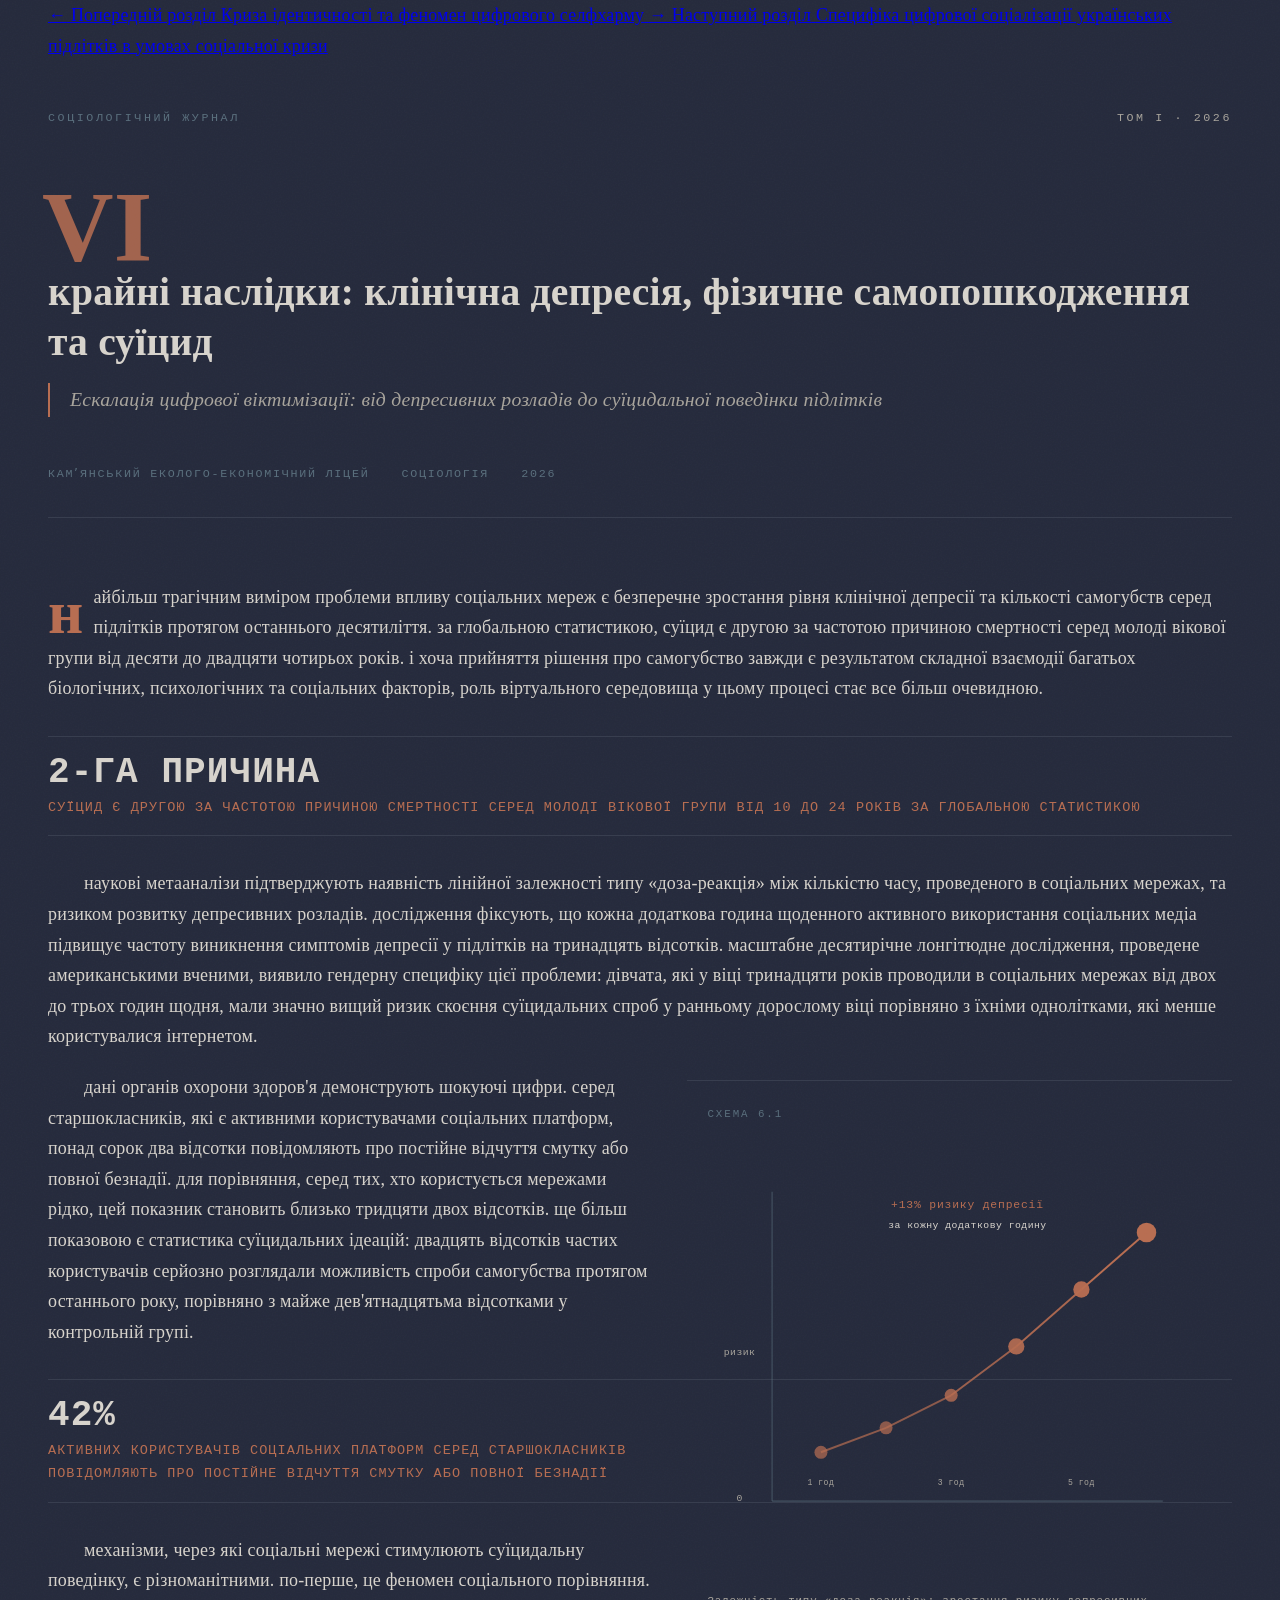
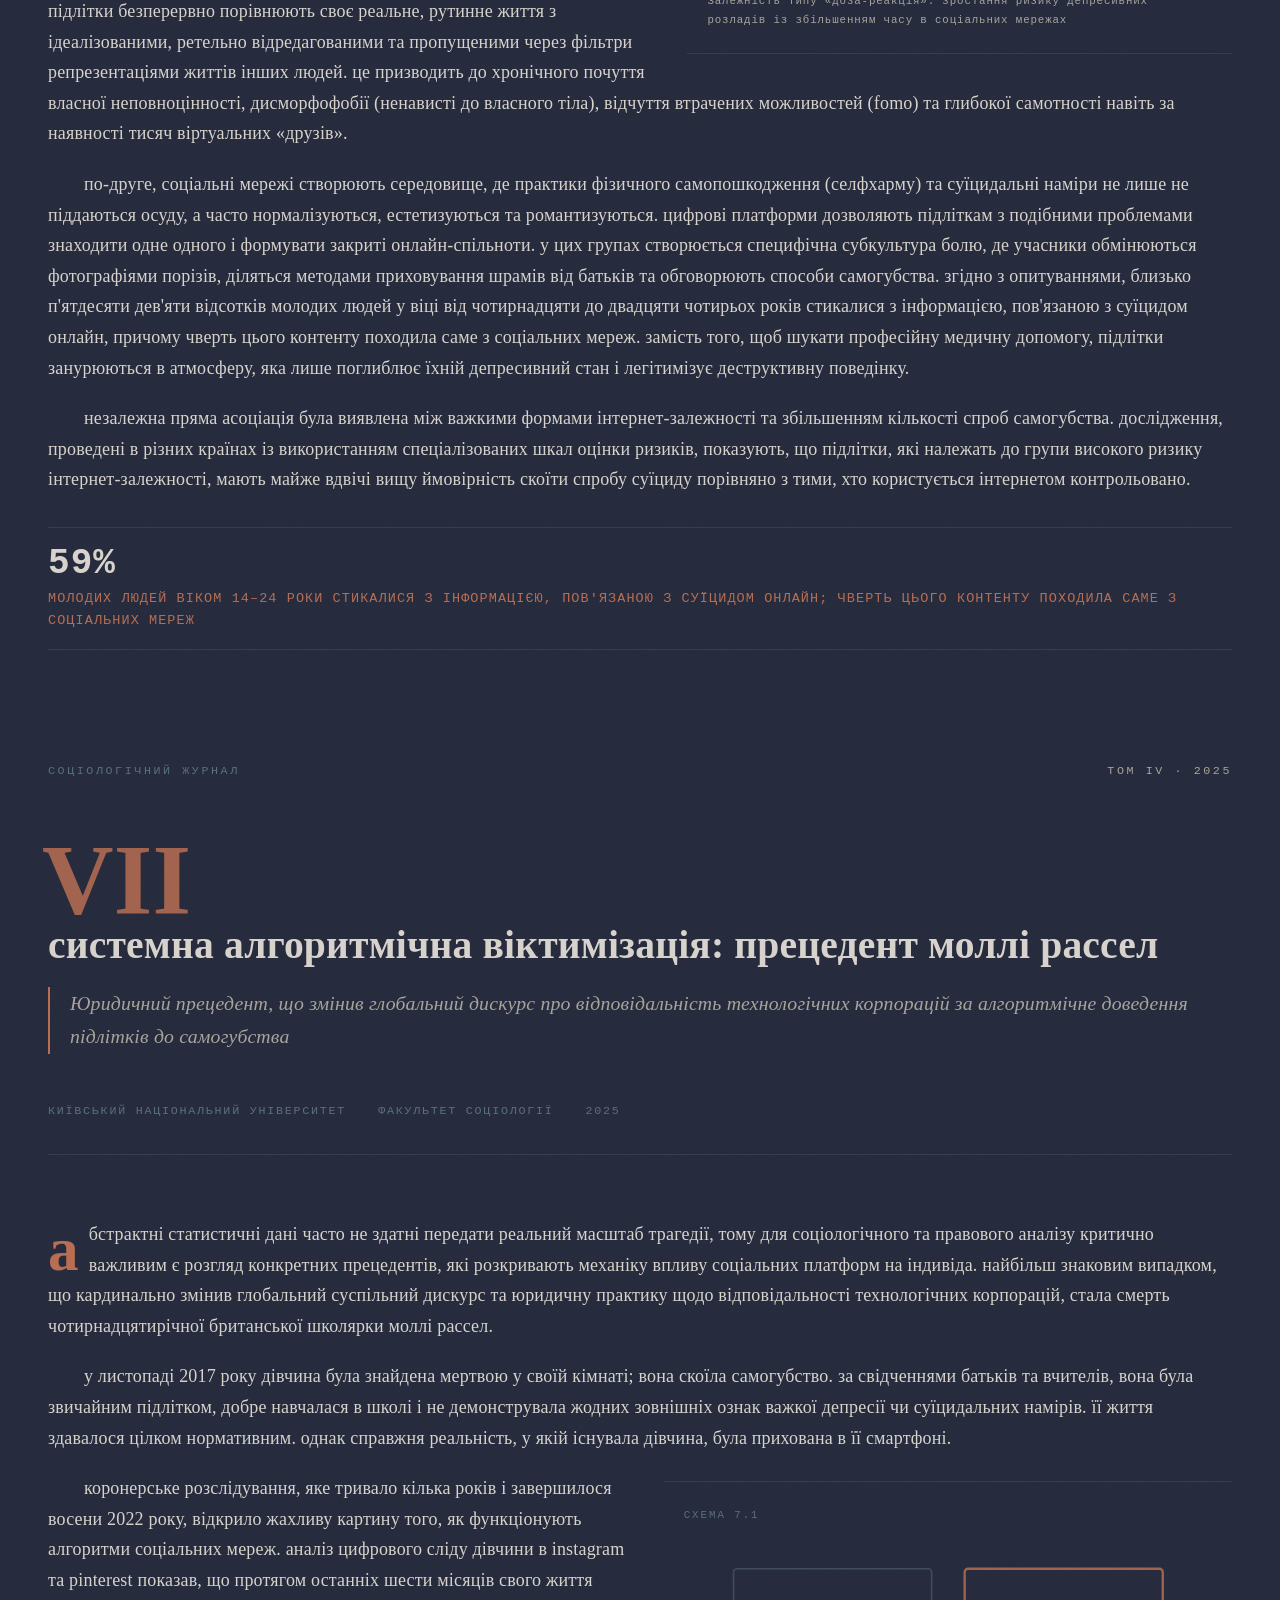
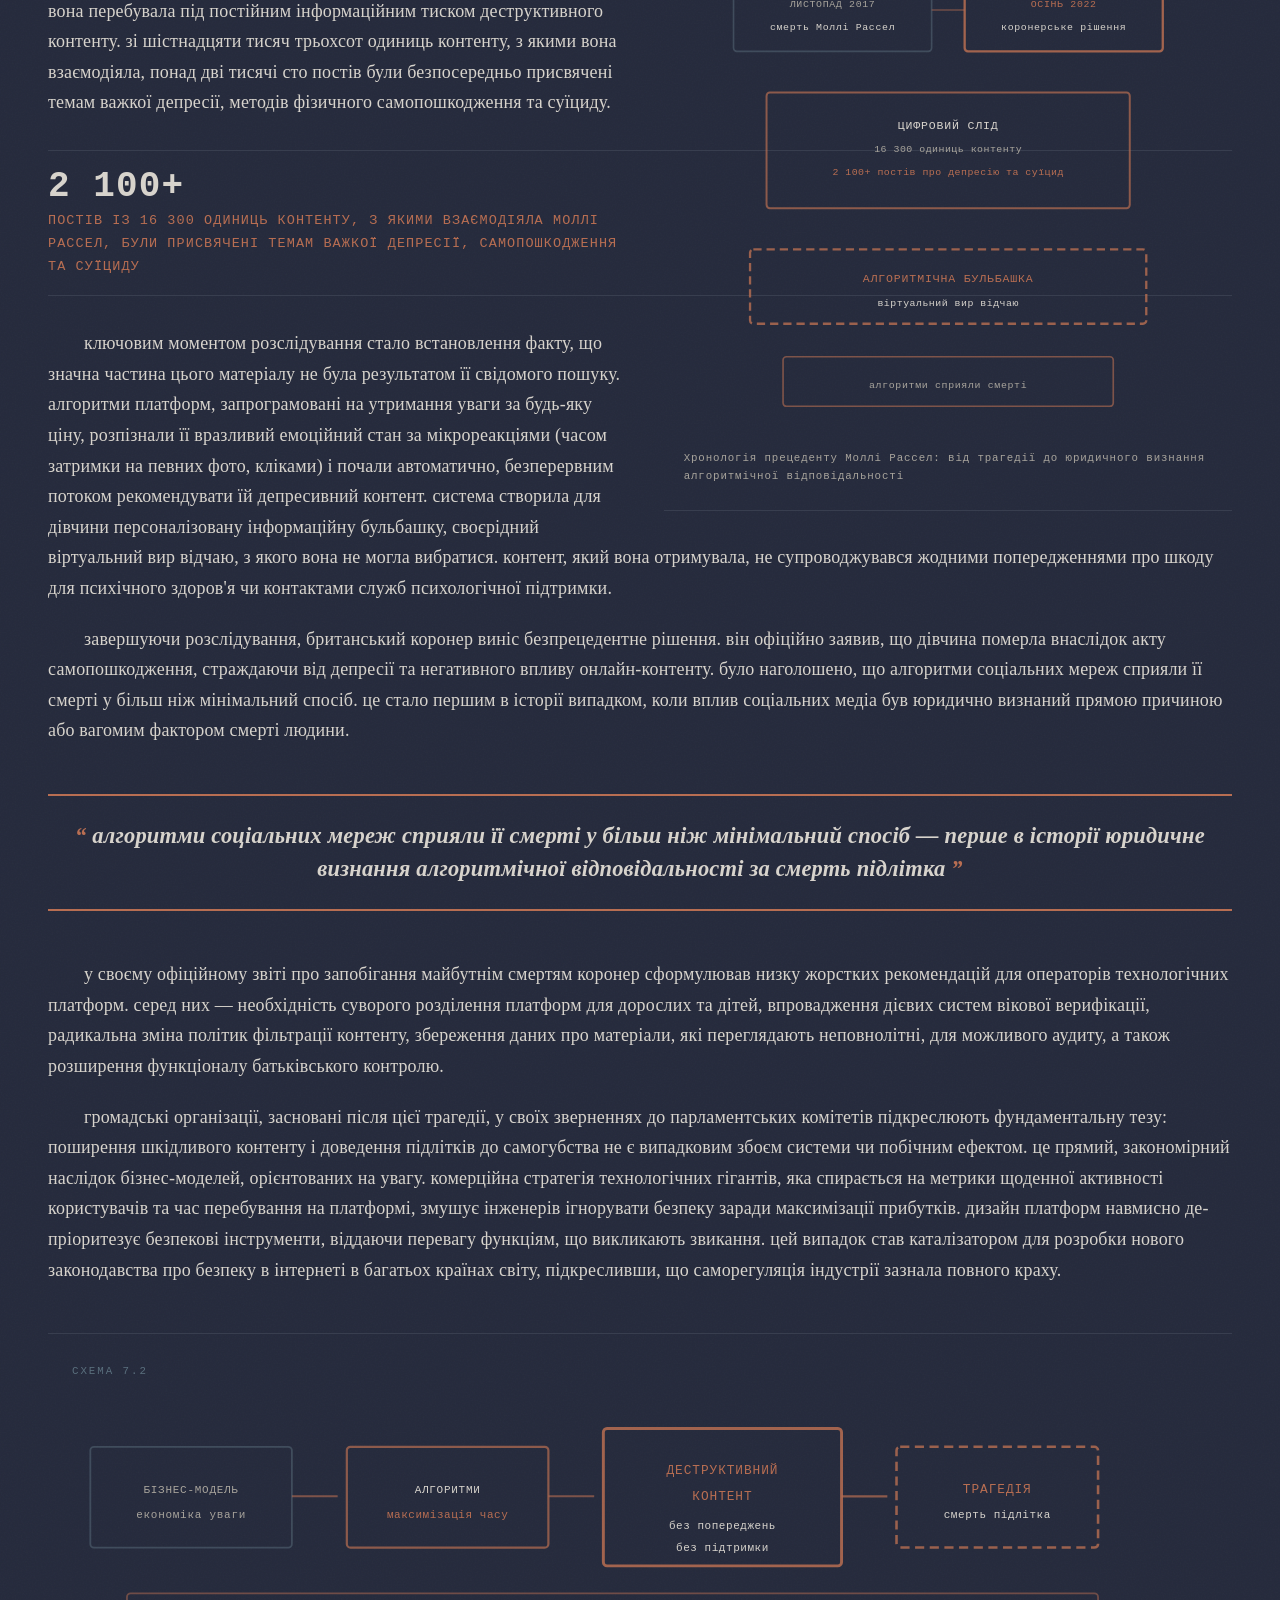
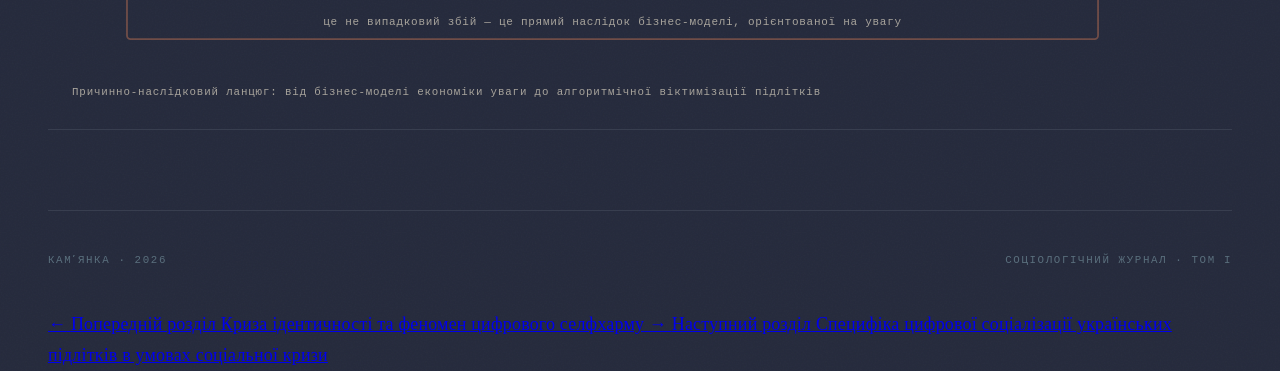
<file: consequences.html>
<!DOCTYPE html>
<html lang="uk">
<head>
    <meta charset="UTF-8">
    <meta name="viewport" content="width=device-width, initial-scale=1.0">
    <title>Крайні наслідки та системна алгоритмічна віктимізація</title>
    <link rel="stylesheet" href="style.css">
</head>
<body>
    <div class="main-container">
        <nav class="chapter-navigation">
            <a href="identity_crisis.html" class="nav-button nav-button-back">
                <span class="nav-arrow">&larr;</span>
                <span class="nav-label">Попередній розділ</span>
                <span class="nav-chapter">Криза ідентичності та феномен цифрового селфхарму</span>
            </a>
            <a href="ukr_socialisation.html" class="nav-button">
                <span class="nav-arrow">&rarr;</span>
                <span class="nav-label">Наступний розділ</span>
                <span class="nav-chapter">Специфіка цифрової соціалізації українських підлітків в умовах соціальної кризи</span>
            </a>
        </nav>

        <header class="journal-header">
            <div class="journal-masthead">
                <span>Соціологічний журнал</span>
                <span>Том I · 2026</span>
            </div>
            <div class="chapter-number">VI</div>
            <h1 class="article-title">крайні наслідки: клінічна депресія, фізичне самопошкодження та суїцид</h1>
            <div class="article-subtitle">Ескалація цифрової віктимізації: від депресивних розладів до суїцидальної поведінки підлітків</div>
            <div class="article-meta">
                <span>Камʼянський еколого-економічний ліцей</span>
                <span>Соціологія</span>
                <span>2026</span>
            </div>
        </header>

        <article class="journal-content">
            <p>найбільш трагічним виміром проблеми впливу соціальних мереж є безперечне зростання рівня клінічної депресії та кількості самогубств серед підлітків протягом останнього десятиліття. за глобальною статистикою, суїцид є другою за частотою причиною смертності серед молоді вікової групи від десяти до двадцяти чотирьох років. і хоча прийняття рішення про самогубство завжди є результатом складної взаємодії багатьох біологічних, психологічних та соціальних факторів, роль віртуального середовища у цьому процесі стає все більш очевидною.</p>

            <div class="stat-highlight">
                <span class="stat-value">2-га причина</span>
                суїцид є другою за частотою причиною смертності серед молоді вікової групи від 10 до 24 років за глобальною статистикою
            </div>

            <p>наукові метааналізи підтверджують наявність лінійної залежності типу «доза-реакція» між кількістю часу, проведеного в соціальних мережах, та ризиком розвитку депресивних розладів. дослідження фіксують, що кожна додаткова година щоденного активного використання соціальних медіа підвищує частоту виникнення симптомів депресії у підлітків на тринадцять відсотків. масштабне десятирічне лонгітюдне дослідження, проведене американськими вченими, виявило гендерну специфіку цієї проблеми: дівчата, які у віці тринадцяти років проводили в соціальних мережах від двох до трьох годин щодня, мали значно вищий ризик скоєння суїцидальних спроб у ранньому дорослому віці порівняно з їхніми однолітками, які менше користувалися інтернетом.</p>

            <div class="neuro-diagram scheme-placeholder" style="float: right; width: 46%; margin: 8px 0 24px 32px; padding: 24px 20px; min-height: 310px;">
                <div class="neuro-diagram-label">Схема 6.1</div>
                <svg viewBox="0 0 310 260" xmlns="http://www.w3.org/2000/svg" style="width: 100%; height: auto;">
                    <line x1="40" y1="30" x2="40" y2="220" stroke="#5A6F7D" stroke-width="1" opacity="0.4"/>
                    <line x1="40" y1="220" x2="280" y2="220" stroke="#5A6F7D" stroke-width="1" opacity="0.4"/>

                    <text x="20" y="220" text-anchor="middle" font-family="Space Mono, Courier New, monospace" font-size="6" fill="#A8A49C" letter-spacing="0.3">0</text>
                    <text x="20" y="130" text-anchor="middle" font-family="Space Mono, Courier New, monospace" font-size="6" fill="#A8A49C" letter-spacing="0.3">ризик</text>

                    <circle cx="70" cy="190" r="4" fill="#B86E52" opacity="0.7"/>
                    <circle cx="110" cy="175" r="4" fill="#B86E52" opacity="0.7"/>
                    <circle cx="150" cy="155" r="4" fill="#B86E52" opacity="0.8"/>
                    <circle cx="190" cy="125" r="5" fill="#B86E52" opacity="0.9"/>
                    <circle cx="230" cy="90" r="5" fill="#B86E52" opacity="0.95"/>
                    <circle cx="270" cy="55" r="6" fill="#B86E52" opacity="1"/>

                    <line x1="70" y1="190" x2="110" y2="175" stroke="#B86E52" stroke-width="1.2" opacity="0.7"/>
                    <line x1="110" y1="175" x2="150" y2="155" stroke="#B86E52" stroke-width="1.2" opacity="0.7"/>
                    <line x1="150" y1="155" x2="190" y2="125" stroke="#B86E52" stroke-width="1.2" opacity="0.8"/>
                    <line x1="190" y1="125" x2="230" y2="90" stroke="#B86E52" stroke-width="1.2" opacity="0.9"/>
                    <line x1="230" y1="90" x2="270" y2="55" stroke="#B86E52" stroke-width="1.2" opacity="1"/>

                    <text x="70" y="210" text-anchor="middle" font-family="Space Mono, Courier New, monospace" font-size="5" fill="#A8A49C" letter-spacing="0.3">1 год</text>
                    <text x="150" y="210" text-anchor="middle" font-family="Space Mono, Courier New, monospace" font-size="5" fill="#A8A49C" letter-spacing="0.3">3 год</text>
                    <text x="230" y="210" text-anchor="middle" font-family="Space Mono, Courier New, monospace" font-size="5" fill="#A8A49C" letter-spacing="0.3">5 год</text>

                    <text x="160" y="40" text-anchor="middle" font-family="Space Mono, Courier New, monospace" font-size="7" fill="#B86E52" letter-spacing="0.5">+13% ризику депресії</text>
                    <text x="160" y="52" text-anchor="middle" font-family="Space Mono, Courier New, monospace" font-size="6" fill="#D7D3CC" letter-spacing="0.3">за кожну додаткову годину</text>
                </svg>
                <div class="neuro-diagram-caption">Залежність типу «доза-реакція»: зростання ризику депресивних розладів із збільшенням часу в соціальних мережах</div>
            </div>

            <p>дані органів охорони здоров'я демонструють шокуючі цифри. серед старшокласників, які є активними користувачами соціальних платформ, понад сорок два відсотки повідомляють про постійне відчуття смутку або повної безнадії. для порівняння, серед тих, хто користується мережами рідко, цей показник становить близько тридцяти двох відсотків. ще більш показовою є статистика суїцидальних ідеацій: двадцять відсотків частих користувачів серйозно розглядали можливість спроби самогубства протягом останнього року, порівняно з майже дев'ятнадцятьма відсотками у контрольній групі.</p>

            <div class="stat-highlight">
                <span class="stat-value">42%</span>
                активних користувачів соціальних платформ серед старшокласників повідомляють про постійне відчуття смутку або повної безнадії
            </div>

            <p>механізми, через які соціальні мережі стимулюють суїцидальну поведінку, є різноманітними. по-перше, це феномен соціального порівняння. підлітки безперервно порівнюють своє реальне, рутинне життя з ідеалізованими, ретельно відредагованими та пропущеними через фільтри репрезентаціями життів інших людей. це призводить до хронічного почуття власної неповноцінності, дисморфофобії (ненависті до власного тіла), відчуття втрачених можливостей (fomo) та глибокої самотності навіть за наявності тисяч віртуальних «друзів».</p>

            <p>по-друге, соціальні мережі створюють середовище, де практики фізичного самопошкодження (селфхарму) та суїцидальні наміри не лише не піддаються осуду, а часто нормалізуються, естетизуються та романтизуються. цифрові платформи дозволяють підліткам з подібними проблемами знаходити одне одного і формувати закриті онлайн-спільноти. у цих групах створюється специфічна субкультура болю, де учасники обмінюються фотографіями порізів, діляться методами приховування шрамів від батьків та обговорюють способи самогубства. згідно з опитуваннями, близько п'ятдесяти дев'яти відсотків молодих людей у віці від чотирнадцяти до двадцяти чотирьох років стикалися з інформацією, пов'язаною з суїцидом онлайн, причому чверть цього контенту походила саме з соціальних мереж. замість того, щоб шукати професійну медичну допомогу, підлітки занурюються в атмосферу, яка лише поглиблює їхній депресивний стан і легітимізує деструктивну поведінку.</p>

            <p>незалежна пряма асоціація була виявлена між важкими формами інтернет-залежності та збільшенням кількості спроб самогубства. дослідження, проведені в різних країнах із використанням спеціалізованих шкал оцінки ризиків, показують, що підлітки, які належать до групи високого ризику інтернет-залежності, мають майже вдвічі вищу ймовірність скоїти спробу суїциду порівняно з тими, хто користується інтернетом контрольовано.</p>

            <div class="stat-highlight">
                <span class="stat-value">59%</span>
                молодих людей віком 14–24 роки стикалися з інформацією, пов'язаною з суїцидом онлайн; чверть цього контенту походила саме з соціальних мереж
            </div>
        </article>

        <header class="journal-header" style="margin-top: 64px;">
            <div class="journal-masthead">
                <span>Соціологічний журнал</span>
                <span>Том IV · 2025</span>
            </div>
            <div class="chapter-number">VII</div>
            <h1 class="article-title">системна алгоритмічна віктимізація: прецедент моллі рассел</h1>
            <div class="article-subtitle">Юридичний прецедент, що змінив глобальний дискурс про відповідальність технологічних корпорацій за алгоритмічне доведення підлітків до самогубства</div>
            <div class="article-meta">
                <span>Київський національний університет</span>
                <span>Факультет соціології</span>
                <span>2025</span>
            </div>
        </header>

        <article class="journal-content">
            <p>абстрактні статистичні дані часто не здатні передати реальний масштаб трагедії, тому для соціологічного та правового аналізу критично важливим є розгляд конкретних прецедентів, які розкривають механіку впливу соціальних платформ на індивіда. найбільш знаковим випадком, що кардинально змінив глобальний суспільний дискурс та юридичну практику щодо відповідальності технологічних корпорацій, стала смерть чотирнадцятирічної британської школярки моллі рассел.</p>

            <p>у листопаді 2017 року дівчина була знайдена мертвою у своїй кімнаті; вона скоїла самогубство. за свідченнями батьків та вчителів, вона була звичайним підлітком, добре навчалася в школі і не демонструвала жодних зовнішніх ознак важкої депресії чи суїцидальних намірів. її життя здавалося цілком нормативним. однак справжня реальність, у якій існувала дівчина, була прихована в її смартфоні.</p>

            <div class="neuro-diagram scheme-placeholder" style="float: right; width: 48%; margin: 8px 0 24px 32px; padding: 24px 20px; min-height: 340px;">
                <div class="neuro-diagram-label">Схема 7.1</div>
                <svg viewBox="0 0 320 290" xmlns="http://www.w3.org/2000/svg" style="width: 100%; height: auto;">
                    <rect x="30" y="15" width="120" height="50" rx="2" fill="none" stroke="#5A6F7D" stroke-width="1" opacity="0.5"/>
                    <text x="90" y="38" text-anchor="middle" font-family="Space Mono, Courier New, monospace" font-size="6" fill="#A8A49C" letter-spacing="0.4">ЛИСТОПАД 2017</text>
                    <text x="90" y="52" text-anchor="middle" font-family="Space Mono, Courier New, monospace" font-size="6" fill="#D7D3CC" letter-spacing="0.4">смерть Моллі Рассел</text>

                    <rect x="170" y="15" width="120" height="50" rx="2" fill="none" stroke="#B86E52" stroke-width="1.4" opacity="0.85"/>
                    <text x="230" y="38" text-anchor="middle" font-family="Space Mono, Courier New, monospace" font-size="6" fill="#B86E52" letter-spacing="0.4">ОСІНЬ 2022</text>
                    <text x="230" y="52" text-anchor="middle" font-family="Space Mono, Courier New, monospace" font-size="6" fill="#D7D3CC" letter-spacing="0.4">коронерське рішення</text>

                    <line x1="150" y1="40" x2="170" y2="40" stroke="#B86E52" stroke-width="1" opacity="0.5"/>

                    <rect x="50" y="90" width="220" height="70" rx="2" fill="none" stroke="#B86E52" stroke-width="1.2" opacity="0.7"/>
                    <text x="160" y="112" text-anchor="middle" font-family="Space Mono, Courier New, monospace" font-size="7" fill="#D7D3CC" letter-spacing="0.5">ЦИФРОВИЙ СЛІД</text>
                    <text x="160" y="126" text-anchor="middle" font-family="Space Mono, Courier New, monospace" font-size="6" fill="#A8A49C" letter-spacing="0.3">16 300 одиниць контенту</text>
                    <text x="160" y="140" text-anchor="middle" font-family="Space Mono, Courier New, monospace" font-size="6" fill="#B86E52" letter-spacing="0.3">2 100+ постів про депресію та суїцид</text>

                    <rect x="40" y="185" width="240" height="45" rx="2" fill="none" stroke="#B86E52" stroke-width="1.4" stroke-dasharray="5 3" opacity="0.8"/>
                    <text x="160" y="205" text-anchor="middle" font-family="Space Mono, Courier New, monospace" font-size="7" fill="#B86E52" letter-spacing="0.5">АЛГОРИТМІЧНА БУЛЬБАШКА</text>
                    <text x="160" y="219" text-anchor="middle" font-family="Space Mono, Courier New, monospace" font-size="6" fill="#D7D3CC" letter-spacing="0.3">віртуальний вир відчаю</text>

                    <rect x="60" y="250" width="200" height="30" rx="2" fill="none" stroke="#B86E52" stroke-width="1" opacity="0.6"/>
                    <text x="160" y="269" text-anchor="middle" font-family="Space Mono, Courier New, monospace" font-size="6" fill="#A8A49C" letter-spacing="0.4">алгоритми сприяли смерті</text>
                </svg>
                <div class="neuro-diagram-caption">Хронологія прецеденту Моллі Рассел: від трагедії до юридичного визнання алгоритмічної відповідальності</div>
            </div>

            <p>коронерське розслідування, яке тривало кілька років і завершилося восени 2022 року, відкрило жахливу картину того, як функціонують алгоритми соціальних мереж. аналіз цифрового сліду дівчини в instagram та pinterest показав, що протягом останніх шести місяців свого життя вона перебувала під постійним інформаційним тиском деструктивного контенту. зі шістнадцяти тисяч трьохсот одиниць контенту, з якими вона взаємодіяла, понад дві тисячі сто постів були безпосередньо присвячені темам важкої депресії, методів фізичного самопошкодження та суїциду.</p>

            <div class="stat-highlight">
                <span class="stat-value">2 100+</span>
                постів із 16 300 одиниць контенту, з якими взаємодіяла Моллі Рассел, були присвячені темам важкої депресії, самопошкодження та суїциду
            </div>

            <p>ключовим моментом розслідування стало встановлення факту, що значна частина цього матеріалу не була результатом її свідомого пошуку. алгоритми платформ, запрограмовані на утримання уваги за будь-яку ціну, розпізнали її вразливий емоційний стан за мікрореакціями (часом затримки на певних фото, кліками) і почали автоматично, безперервним потоком рекомендувати їй депресивний контент. система створила для дівчини персоналізовану інформаційну бульбашку, своєрідний віртуальний вир відчаю, з якого вона не могла вибратися. контент, який вона отримувала, не супроводжувався жодними попередженнями про шкоду для психічного здоров'я чи контактами служб психологічної підтримки.</p>

            <p>завершуючи розслідування, британський коронер виніс безпрецедентне рішення. він офіційно заявив, що дівчина померла внаслідок акту самопошкодження, страждаючи від депресії та негативного впливу онлайн-контенту. було наголошено, що алгоритми соціальних мереж сприяли її смерті у більш ніж мінімальний спосіб. це стало першим в історії випадком, коли вплив соціальних медіа був юридично визнаний прямою причиною або вагомим фактором смерті людини.</p>

            <div class="pull-quote">
                алгоритми соціальних мереж сприяли її смерті у більш ніж мінімальний спосіб — перше в історії юридичне визнання алгоритмічної відповідальності за смерть підлітка
            </div>

            <p>у своєму офіційному звіті про запобігання майбутнім смертям коронер сформулював низку жорстких рекомендацій для операторів технологічних платформ. серед них — необхідність суворого розділення платформ для дорослих та дітей, впровадження дієвих систем вікової верифікації, радикальна зміна політик фільтрації контенту, збереження даних про матеріали, які переглядають неповнолітні, для можливого аудиту, а також розширення функціоналу батьківського контролю.</p>

            <p>громадські організації, засновані після цієї трагедії, у своїх зверненнях до парламентських комітетів підкреслюють фундаментальну тезу: поширення шкідливого контенту і доведення підлітків до самогубства не є випадковим збоєм системи чи побічним ефектом. це прямий, закономірний наслідок бізнес-моделей, орієнтованих на увагу. комерційна стратегія технологічних гігантів, яка спирається на метрики щоденної активності користувачів та час перебування на платформі, змушує інженерів ігнорувати безпеку заради максимізації прибутків. дизайн платформ навмисно де-пріоритезує безпекові інструменти, віддаючи перевагу функціям, що викликають звикання. цей випадок став каталізатором для розробки нового законодавства про безпеку в інтернеті в багатьох країнах світу, підкресливши, що саморегуляція індустрії зазнала повного краху.</p>

            <div class="neuro-diagram scheme-placeholder" style="clear: both; width: 100%; margin: 48px 0 32px 0; padding: 28px 24px; min-height: 240px;">
                <div class="neuro-diagram-label">Схема 7.2</div>
                <svg viewBox="0 0 620 140" xmlns="http://www.w3.org/2000/svg" style="width: 100%; height: auto;">
                    <rect x="10" y="25" width="110" height="55" rx="2" fill="none" stroke="#5A6F7D" stroke-width="1" opacity="0.5"/>
                    <text x="65" y="50" text-anchor="middle" font-family="Space Mono, Courier New, monospace" font-size="6" fill="#A8A49C" letter-spacing="0.4">БІЗНЕС-МОДЕЛЬ</text>
                    <text x="65" y="64" text-anchor="middle" font-family="Space Mono, Courier New, monospace" font-size="6" fill="#A8A49C" letter-spacing="0.4">економіка уваги</text>

                    <line x1="120" y1="52" x2="145" y2="52" stroke="#B86E52" stroke-width="1" opacity="0.6"/>

                    <rect x="150" y="25" width="110" height="55" rx="2" fill="none" stroke="#B86E52" stroke-width="1.2" opacity="0.7"/>
                    <text x="205" y="50" text-anchor="middle" font-family="Space Mono, Courier New, monospace" font-size="6" fill="#D7D3CC" letter-spacing="0.4">АЛГОРИТМИ</text>
                    <text x="205" y="64" text-anchor="middle" font-family="Space Mono, Courier New, monospace" font-size="6" fill="#B86E52" letter-spacing="0.3">максимізація часу</text>

                    <line x1="260" y1="52" x2="285" y2="52" stroke="#B86E52" stroke-width="1" opacity="0.6"/>

                    <rect x="290" y="15" width="130" height="75" rx="2" fill="none" stroke="#B86E52" stroke-width="1.6" opacity="0.85"/>
                    <text x="355" y="40" text-anchor="middle" font-family="Space Mono, Courier New, monospace" font-size="7" fill="#B86E52" letter-spacing="0.5">ДЕСТРУКТИВНИЙ</text>
                    <text x="355" y="54" text-anchor="middle" font-family="Space Mono, Courier New, monospace" font-size="7" fill="#B86E52" letter-spacing="0.5">КОНТЕНТ</text>
                    <text x="355" y="70" text-anchor="middle" font-family="Space Mono, Courier New, monospace" font-size="6" fill="#D7D3CC" letter-spacing="0.3">без попереджень</text>
                    <text x="355" y="82" text-anchor="middle" font-family="Space Mono, Courier New, monospace" font-size="6" fill="#D7D3CC" letter-spacing="0.3">без підтримки</text>

                    <line x1="420" y1="52" x2="445" y2="52" stroke="#B86E52" stroke-width="1.2" opacity="0.7"/>

                    <rect x="450" y="25" width="110" height="55" rx="2" fill="none" stroke="#B86E52" stroke-width="1.4" stroke-dasharray="5 3" opacity="0.8"/>
                    <text x="505" y="50" text-anchor="middle" font-family="Space Mono, Courier New, monospace" font-size="7" fill="#B86E52" letter-spacing="0.5">ТРАГЕДІЯ</text>
                    <text x="505" y="64" text-anchor="middle" font-family="Space Mono, Courier New, monospace" font-size="6" fill="#D7D3CC" letter-spacing="0.3">смерть підлітка</text>

                    <rect x="30" y="105" width="530" height="25" rx="2" fill="none" stroke="#B86E52" stroke-width="1" opacity="0.5"/>
                    <text x="295" y="122" text-anchor="middle" font-family="Space Mono, Courier New, monospace" font-size="6" fill="#A8A49C" letter-spacing="0.4">це не випадковий збій — це прямий наслідок бізнес-моделі, орієнтованої на увагу</text>
                </svg>
                <div class="neuro-diagram-caption">Причинно-наслідковий ланцюг: від бізнес-моделі економіки уваги до алгоритмічної віктимізації підлітків</div>
            </div>
        </article>

        <footer class="journal-footer">
            <span>Камʼянка · 2026</span>
            <span>Соціологічний журнал · Том I</span>
        </footer>

        <nav class="chapter-navigation-bottom">
            <a href="identity_crisis.html" class="nav-button nav-button-back">
                <span class="nav-arrow">&larr;</span>
                <span class="nav-label">Попередній розділ</span>
                <span class="nav-chapter">Криза ідентичності та феномен цифрового селфхарму</span>
            </a>
            <a href="ukr_socialisation.html" class="nav-button">
                <span class="nav-arrow">&rarr;</span>
                <span class="nav-label">Наступний розділ</span>
                <span class="nav-chapter">Специфіка цифрової соціалізації українських підлітків в умовах соціальної кризи</span>
            </a>
        </nav>
    </div>
</body>
</html>
</file>
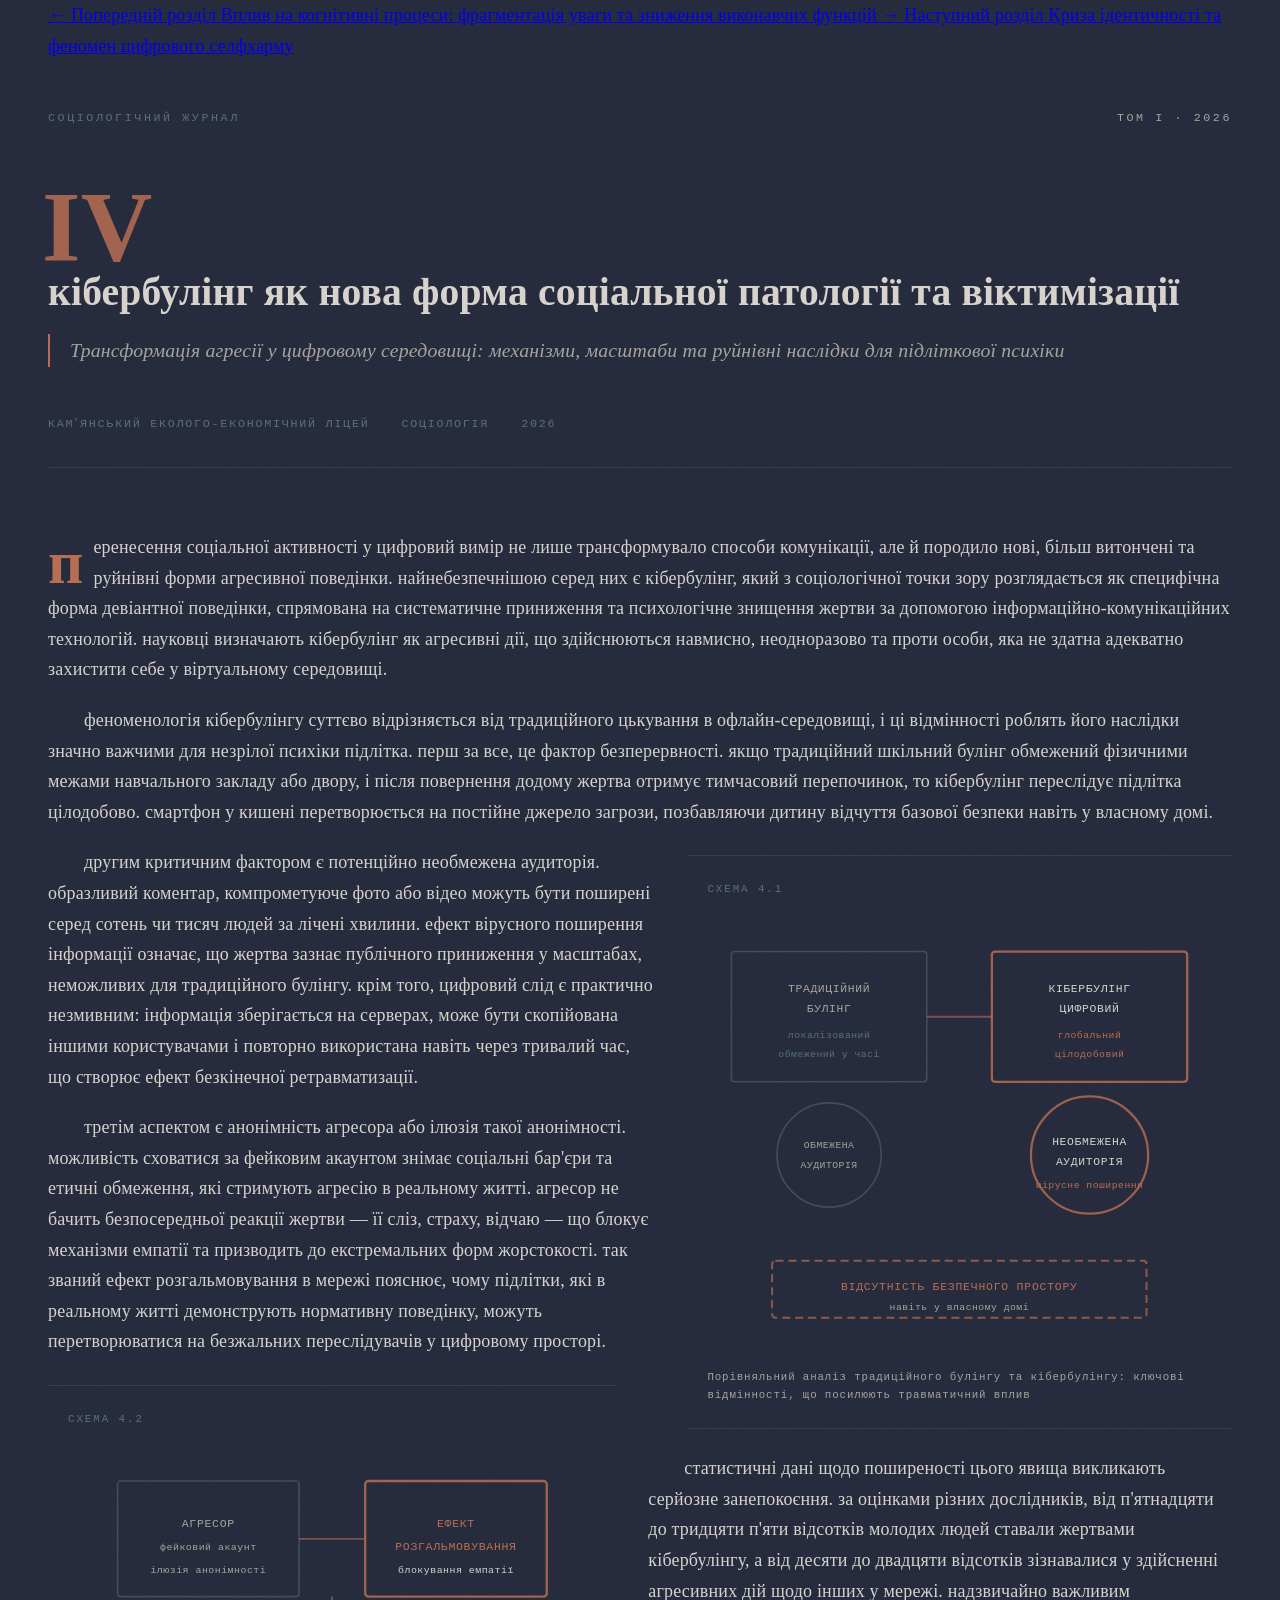
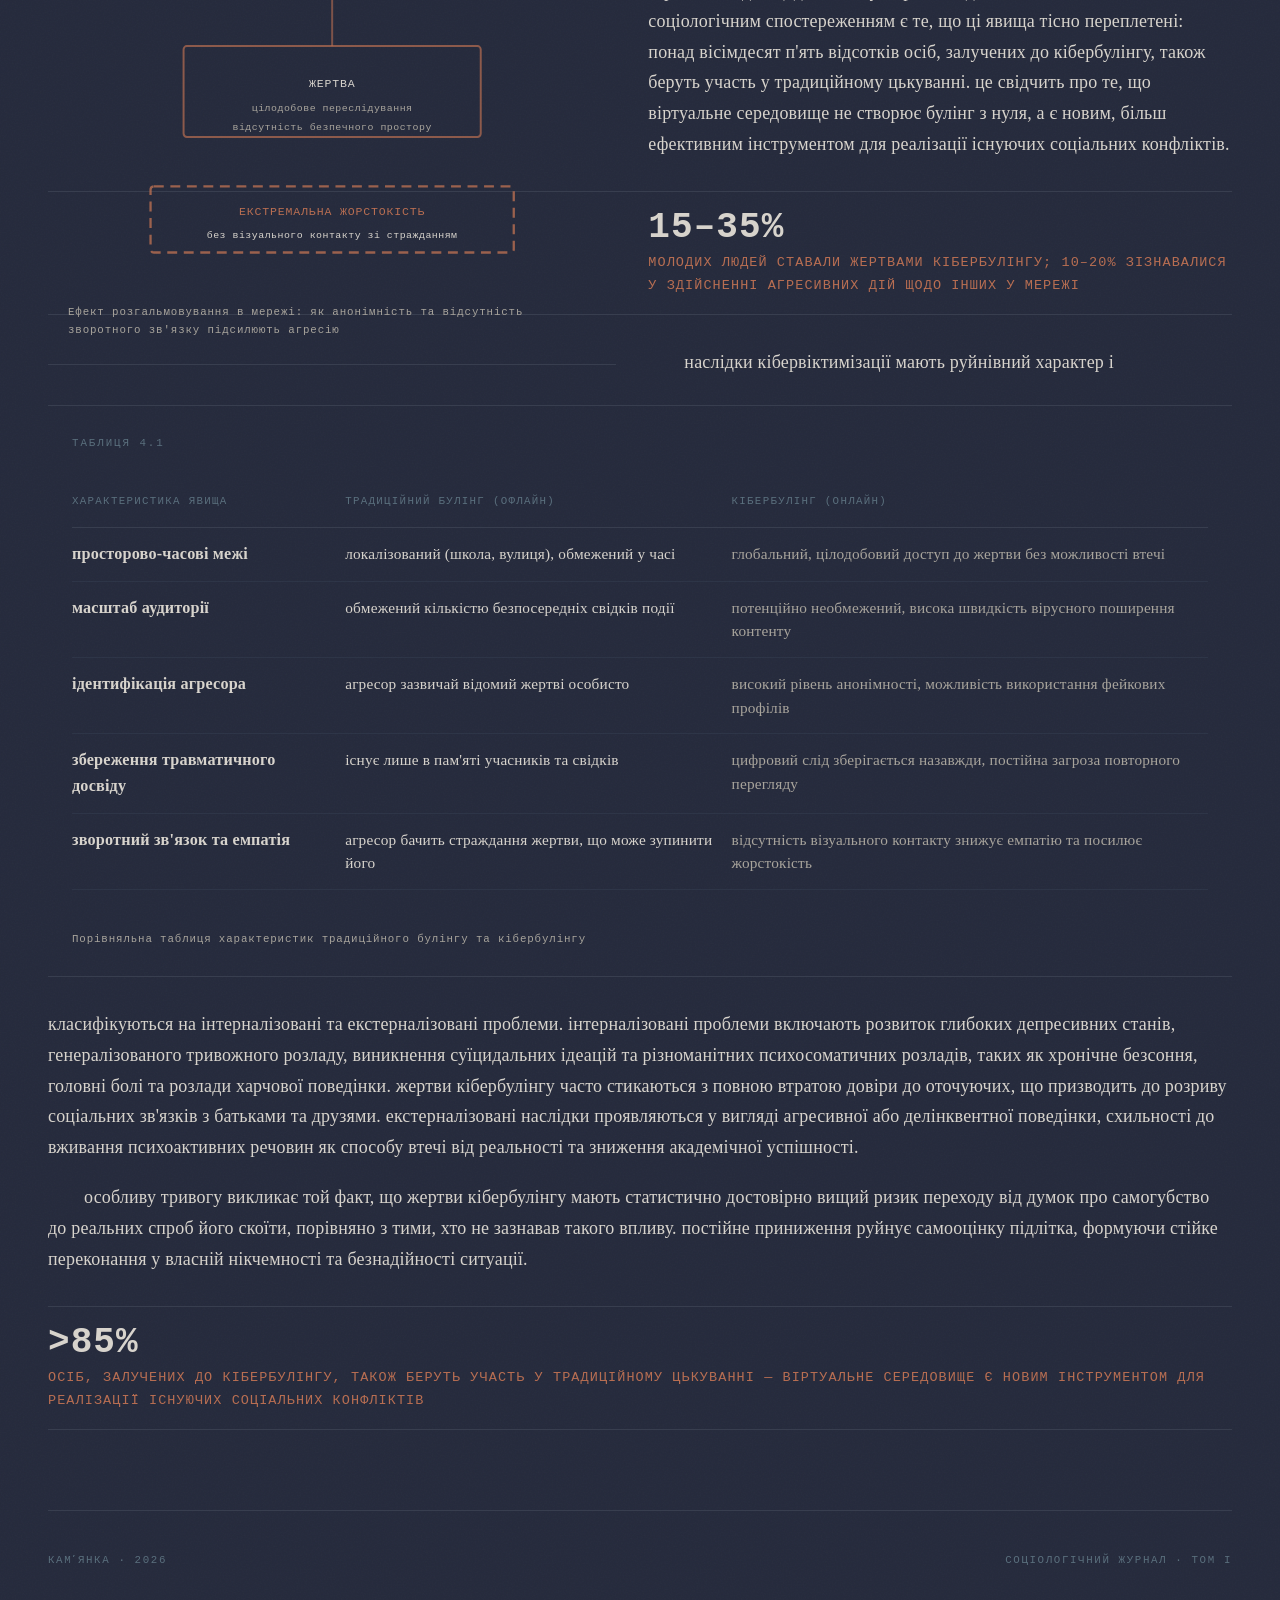
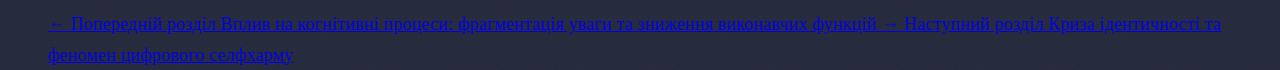
<file: cyberbullying.html>
<!DOCTYPE html>
<html lang="uk">
<head>
    <meta charset="UTF-8">
    <meta name="viewport" content="width=device-width, initial-scale=1.0">
    <title>Кібербулінг як нова форма соціальної патології та віктимізації</title>
    <link rel="stylesheet" href="style.css">
</head>
<body>
    <div class="main-container">
        <nav class="chapter-navigation">
            <a href="attention.html" class="nav-button nav-button-back">
                <span class="nav-arrow">&larr;</span>
                <span class="nav-label">Попередній розділ</span>
                <span class="nav-chapter">Вплив на когнітивні процеси: фрагментація уваги та зниження виконавчих функцій</span>
            </a>
            <a href="identity_crisis.html" class="nav-button">
                <span class="nav-arrow">&rarr;</span>
                <span class="nav-label">Наступний розділ</span>
                <span class="nav-chapter">Криза ідентичності та феномен цифрового селфхарму</span>
            </a>
        </nav>

        <header class="journal-header">
            <div class="journal-masthead">
                <span>Соціологічний журнал</span>
                <span>Том I · 2026</span>
            </div>
            <div class="chapter-number">IV</div>
            <h1 class="article-title">кібербулінг як нова форма соціальної патології та віктимізації</h1>
            <div class="article-subtitle">Трансформація агресії у цифровому середовищі: механізми, масштаби та руйнівні наслідки для підліткової психіки</div>
            <div class="article-meta">
                <span>Камʼянський еколого-економічний ліцей</span>
                <span>Соціологія</span>
                <span>2026</span>
            </div>
        </header>

        <article class="journal-content">
            <p>перенесення соціальної активності у цифровий вимір не лише трансформувало способи комунікації, але й породило нові, більш витончені та руйнівні форми агресивної поведінки. найнебезпечнішою серед них є кібербулінг, який з соціологічної точки зору розглядається як специфічна форма девіантної поведінки, спрямована на систематичне приниження та психологічне знищення жертви за допомогою інформаційно-комунікаційних технологій. науковці визначають кібербулінг як агресивні дії, що здійснюються навмисно, неодноразово та проти особи, яка не здатна адекватно захистити себе у віртуальному середовищі.</p>

            <p>феноменологія кібербулінгу суттєво відрізняється від традиційного цькування в офлайн-середовищі, і ці відмінності роблять його наслідки значно важчими для незрілої психіки підлітка. перш за все, це фактор безперервності. якщо традиційний шкільний булінг обмежений фізичними межами навчального закладу або двору, і після повернення додому жертва отримує тимчасовий перепочинок, то кібербулінг переслідує підлітка цілодобово. смартфон у кишені перетворюється на постійне джерело загрози, позбавляючи дитину відчуття базової безпеки навіть у власному домі.</p>

            <div class="neuro-diagram scheme-placeholder" style="float: right; width: 46%; margin: 8px 0 24px 32px; padding: 24px 20px; min-height: 310px;">
                <div class="neuro-diagram-label">Схема 4.1</div>
                <svg viewBox="0 0 310 260" xmlns="http://www.w3.org/2000/svg" style="width: 100%; height: auto;">
                    <rect x="15" y="20" width="120" height="80" rx="2" fill="none" stroke="#5A6F7D" stroke-width="1" opacity="0.5"/>
                    <text x="75" y="45" text-anchor="middle" font-family="Space Mono, Courier New, monospace" font-size="7" fill="#A8A49C" letter-spacing="0.4">ТРАДИЦІЙНИЙ</text>
                    <text x="75" y="57" text-anchor="middle" font-family="Space Mono, Courier New, monospace" font-size="7" fill="#A8A49C" letter-spacing="0.4">БУЛІНГ</text>
                    <text x="75" y="73" text-anchor="middle" font-family="Space Mono, Courier New, monospace" font-size="6" fill="#5A6F7D" letter-spacing="0.3">локалізований</text>
                    <text x="75" y="85" text-anchor="middle" font-family="Space Mono, Courier New, monospace" font-size="6" fill="#5A6F7D" letter-spacing="0.3">обмежений у часі</text>

                    <rect x="175" y="20" width="120" height="80" rx="2" fill="none" stroke="#B86E52" stroke-width="1.4" opacity="0.85"/>
                    <text x="235" y="45" text-anchor="middle" font-family="Space Mono, Courier New, monospace" font-size="7" fill="#D7D3CC" letter-spacing="0.4">КІБЕРБУЛІНГ</text>
                    <text x="235" y="57" text-anchor="middle" font-family="Space Mono, Courier New, monospace" font-size="7" fill="#D7D3CC" letter-spacing="0.4">ЦИФРОВИЙ</text>
                    <text x="235" y="73" text-anchor="middle" font-family="Space Mono, Courier New, monospace" font-size="6" fill="#B86E52" letter-spacing="0.3">глобальний</text>
                    <text x="235" y="85" text-anchor="middle" font-family="Space Mono, Courier New, monospace" font-size="6" fill="#B86E52" letter-spacing="0.3">цілодобовий</text>

                    <line x1="135" y1="60" x2="175" y2="60" stroke="#B86E52" stroke-width="1.2" opacity="0.6"/>

                    <circle cx="75" cy="145" r="32" fill="none" stroke="#5A6F7D" stroke-width="1" opacity="0.5"/>
                    <text x="75" y="141" text-anchor="middle" font-family="Space Mono, Courier New, monospace" font-size="6" fill="#A8A49C" letter-spacing="0.3">ОБМЕЖЕНА</text>
                    <text x="75" y="153" text-anchor="middle" font-family="Space Mono, Courier New, monospace" font-size="6" fill="#A8A49C" letter-spacing="0.3">АУДИТОРІЯ</text>

                    <circle cx="235" cy="145" r="36" fill="none" stroke="#B86E52" stroke-width="1.4" opacity="0.8"/>
                    <text x="235" y="139" text-anchor="middle" font-family="Space Mono, Courier New, monospace" font-size="7" fill="#D7D3CC" letter-spacing="0.4">НЕОБМЕЖЕНА</text>
                    <text x="235" y="151" text-anchor="middle" font-family="Space Mono, Courier New, monospace" font-size="7" fill="#D7D3CC" letter-spacing="0.4">АУДИТОРІЯ</text>
                    <text x="235" y="165" text-anchor="middle" font-family="Space Mono, Courier New, monospace" font-size="6" fill="#B86E52" letter-spacing="0.3">вірусне поширення</text>

                    <rect x="40" y="210" width="230" height="35" rx="2" fill="none" stroke="#B86E52" stroke-width="1.2" stroke-dasharray="5 3" opacity="0.7"/>
                    <text x="155" y="228" text-anchor="middle" font-family="Space Mono, Courier New, monospace" font-size="7" fill="#B86E52" letter-spacing="0.5">ВІДСУТНІСТЬ БЕЗПЕЧНОГО ПРОСТОРУ</text>
                    <text x="155" y="240" text-anchor="middle" font-family="Space Mono, Courier New, monospace" font-size="6" fill="#A8A49C" letter-spacing="0.3">навіть у власному домі</text>
                </svg>
                <div class="neuro-diagram-caption">Порівняльний аналіз традиційного булінгу та кібербулінгу: ключові відмінності, що посилюють травматичний вплив</div>
            </div>

            <p>другим критичним фактором є потенційно необмежена аудиторія. образливий коментар, компрометуюче фото або відео можуть бути поширені серед сотень чи тисяч людей за лічені хвилини. ефект вірусного поширення інформації означає, що жертва зазнає публічного приниження у масштабах, неможливих для традиційного булінгу. крім того, цифровий слід є практично незмивним: інформація зберігається на серверах, може бути скопійована іншими користувачами і повторно використана навіть через тривалий час, що створює ефект безкінечної ретравматизації.</p>

            <p>третім аспектом є анонімність агресора або ілюзія такої анонімності. можливість сховатися за фейковим акаунтом знімає соціальні бар'єри та етичні обмеження, які стримують агресію в реальному житті. агресор не бачить безпосередньої реакції жертви — її сліз, страху, відчаю — що блокує механізми емпатії та призводить до екстремальних форм жорстокості. так званий ефект розгальмовування в мережі пояснює, чому підлітки, які в реальному житті демонструють нормативну поведінку, можуть перетворюватися на безжальних переслідувачів у цифровому просторі.</p>

            <div class="neuro-diagram scheme-placeholder" style="float: left; width: 48%; margin: 8px 32px 24px 0; padding: 24px 20px; min-height: 310px;">
                <div class="neuro-diagram-label">Схема 4.2</div>
                <svg viewBox="0 0 320 260" xmlns="http://www.w3.org/2000/svg" style="width: 100%; height: auto;">
                    <rect x="30" y="20" width="110" height="70" rx="2" fill="none" stroke="#5A6F7D" stroke-width="1" opacity="0.5"/>
                    <text x="85" y="48" text-anchor="middle" font-family="Space Mono, Courier New, monospace" font-size="7" fill="#A8A49C" letter-spacing="0.4">АГРЕСОР</text>
                    <text x="85" y="62" text-anchor="middle" font-family="Space Mono, Courier New, monospace" font-size="6" fill="#A8A49C" letter-spacing="0.3">фейковий акаунт</text>
                    <text x="85" y="76" text-anchor="middle" font-family="Space Mono, Courier New, monospace" font-size="6" fill="#A8A49C" letter-spacing="0.3">ілюзія анонімності</text>

                    <rect x="180" y="20" width="110" height="70" rx="2" fill="none" stroke="#B86E52" stroke-width="1.4" opacity="0.85"/>
                    <text x="235" y="48" text-anchor="middle" font-family="Space Mono, Courier New, monospace" font-size="7" fill="#B86E52" letter-spacing="0.4">ЕФЕКТ</text>
                    <text x="235" y="62" text-anchor="middle" font-family="Space Mono, Courier New, monospace" font-size="7" fill="#B86E52" letter-spacing="0.4">РОЗГАЛЬМОВУВАННЯ</text>
                    <text x="235" y="76" text-anchor="middle" font-family="Space Mono, Courier New, monospace" font-size="6" fill="#D7D3CC" letter-spacing="0.3">блокування емпатії</text>

                    <line x1="140" y1="55" x2="180" y2="55" stroke="#B86E52" stroke-width="1" opacity="0.6"/>

                    <rect x="70" y="120" width="180" height="55" rx="2" fill="none" stroke="#B86E52" stroke-width="1.2" opacity="0.7"/>
                    <text x="160" y="145" text-anchor="middle" font-family="Space Mono, Courier New, monospace" font-size="7" fill="#D7D3CC" letter-spacing="0.5">ЖЕРТВА</text>
                    <text x="160" y="159" text-anchor="middle" font-family="Space Mono, Courier New, monospace" font-size="6" fill="#A8A49C" letter-spacing="0.3">цілодобове переслідування</text>
                    <text x="160" y="171" text-anchor="middle" font-family="Space Mono, Courier New, monospace" font-size="6" fill="#A8A49C" letter-spacing="0.3">відсутність безпечного простору</text>

                    <line x1="160" y1="90" x2="160" y2="120" stroke="#B86E52" stroke-width="1.2" opacity="0.6"/>

                    <rect x="50" y="205" width="220" height="40" rx="2" fill="none" stroke="#B86E52" stroke-width="1.4" stroke-dasharray="6 4" opacity="0.8"/>
                    <text x="160" y="222" text-anchor="middle" font-family="Space Mono, Courier New, monospace" font-size="7" fill="#B86E52" letter-spacing="0.5">ЕКСТРЕМАЛЬНА ЖОРСТОКІСТЬ</text>
                    <text x="160" y="236" text-anchor="middle" font-family="Space Mono, Courier New, monospace" font-size="6" fill="#D7D3CC" letter-spacing="0.3">без візуального контакту зі стражданням</text>
                </svg>
                <div class="neuro-diagram-caption">Ефект розгальмовування в мережі: як анонімність та відсутність зворотного зв'язку підсилюють агресію</div>
            </div>

            <div class="neuro-diagram scheme-placeholder" style="float: right; width: 100%; margin: 16px 0 32px 0; padding: 28px 24px;">
                <div class="neuro-diagram-label">Таблиця 4.1</div>
                <table>
                    <thead>
                        <tr>
                            <th>характеристика явища</th>
                            <th>традиційний булінг (офлайн)</th>
                            <th>кібербулінг (онлайн)</th>
                        </tr>
                    </thead>
                    <tbody>
                        <tr>
                            <td>просторово-часові межі</td>
                            <td>локалізований (школа, вулиця), обмежений у часі</td>
                            <td>глобальний, цілодобовий доступ до жертви без можливості втечі</td>
                        </tr>
                        <tr>
                            <td>масштаб аудиторії</td>
                            <td>обмежений кількістю безпосередніх свідків події</td>
                            <td>потенційно необмежений, висока швидкість вірусного поширення контенту</td>
                        </tr>
                        <tr>
                            <td>ідентифікація агресора</td>
                            <td>агресор зазвичай відомий жертві особисто</td>
                            <td>високий рівень анонімності, можливість використання фейкових профілів</td>
                        </tr>
                        <tr>
                            <td>збереження травматичного досвіду</td>
                            <td>існує лише в пам'яті учасників та свідків</td>
                            <td>цифровий слід зберігається назавжди, постійна загроза повторного перегляду</td>
                        </tr>
                        <tr>
                            <td>зворотний зв'язок та емпатія</td>
                            <td>агресор бачить страждання жертви, що може зупинити його</td>
                            <td>відсутність візуального контакту знижує емпатію та посилює жорстокість</td>
                        </tr>
                    </tbody>
                </table>
                <div class="neuro-diagram-caption">Порівняльна таблиця характеристик традиційного булінгу та кібербулінгу</div>
            </div>

            <p>статистичні дані щодо поширеності цього явища викликають серйозне занепокоєння. за оцінками різних дослідників, від п'ятнадцяти до тридцяти п'яти відсотків молодих людей ставали жертвами кібербулінгу, а від десяти до двадцяти відсотків зізнавалися у здійсненні агресивних дій щодо інших у мережі. надзвичайно важливим соціологічним спостереженням є те, що ці явища тісно переплетені: понад вісімдесят п'ять відсотків осіб, залучених до кібербулінгу, також беруть участь у традиційному цькуванні. це свідчить про те, що віртуальне середовище не створює булінг з нуля, а є новим, більш ефективним інструментом для реалізації існуючих соціальних конфліктів.</p>

            <div class="stat-highlight">
                <span class="stat-value">15–35%</span>
                молодих людей ставали жертвами кібербулінгу; 10–20% зізнавалися у здійсненні агресивних дій щодо інших у мережі
            </div>

            <p>наслідки кібервіктимізації мають руйнівний характер і класифікуються на інтерналізовані та екстерналізовані проблеми. інтерналізовані проблеми включають розвиток глибоких депресивних станів, генералізованого тривожного розладу, виникнення суїцидальних ідеацій та різноманітних психосоматичних розладів, таких як хронічне безсоння, головні болі та розлади харчової поведінки. жертви кібербулінгу часто стикаються з повною втратою довіри до оточуючих, що призводить до розриву соціальних зв'язків з батьками та друзями. екстерналізовані наслідки проявляються у вигляді агресивної або делінквентної поведінки, схильності до вживання психоактивних речовин як способу втечі від реальності та зниження академічної успішності.</p>

            <p>особливу тривогу викликає той факт, що жертви кібербулінгу мають статистично достовірно вищий ризик переходу від думок про самогубство до реальних спроб його скоїти, порівняно з тими, хто не зазнавав такого впливу. постійне приниження руйнує самооцінку підлітка, формуючи стійке переконання у власній нікчемності та безнадійності ситуації.</p>

            <div class="stat-highlight">
                <span class="stat-value">&gt;85%</span>
                осіб, залучених до кібербулінгу, також беруть участь у традиційному цькуванні — віртуальне середовище є новим інструментом для реалізації існуючих соціальних конфліктів
            </div>
        </article>

        <footer class="journal-footer">
            <span>Камʼянка · 2026</span>
            <span>Соціологічний журнал · Том I</span>
        </footer>

        <nav class="chapter-navigation-bottom">
            <a href="attention.html" class="nav-button nav-button-back">
                <span class="nav-arrow">&larr;</span>
                <span class="nav-label">Попередній розділ</span>
                <span class="nav-chapter">Вплив на когнітивні процеси: фрагментація уваги та зниження виконавчих функцій</span>
            </a>
            <a href="identity_crisis.html" class="nav-button">
                <span class="nav-arrow">&rarr;</span>
                <span class="nav-label">Наступний розділ</span>
                <span class="nav-chapter">Криза ідентичності та феномен цифрового селфхарму</span>
            </a>
        </nav>
    </div>
</body>
</html>
</file>
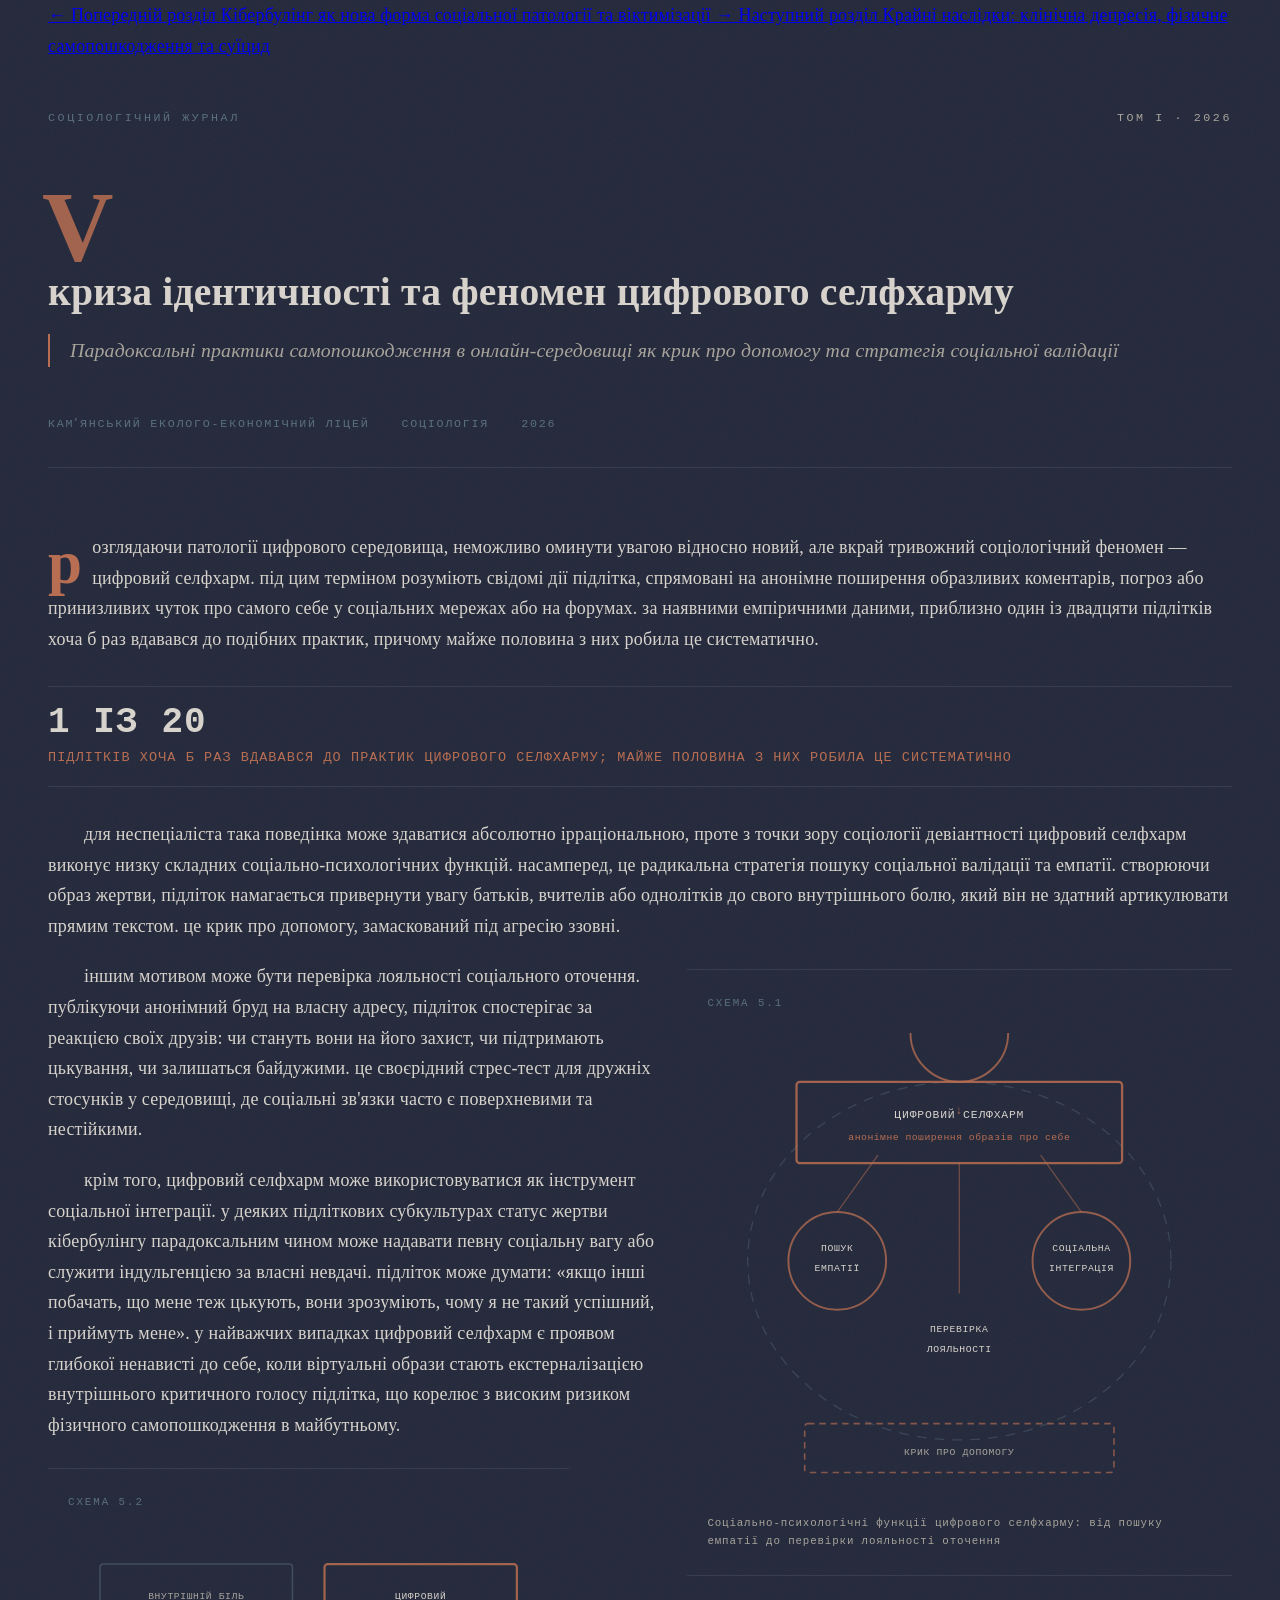
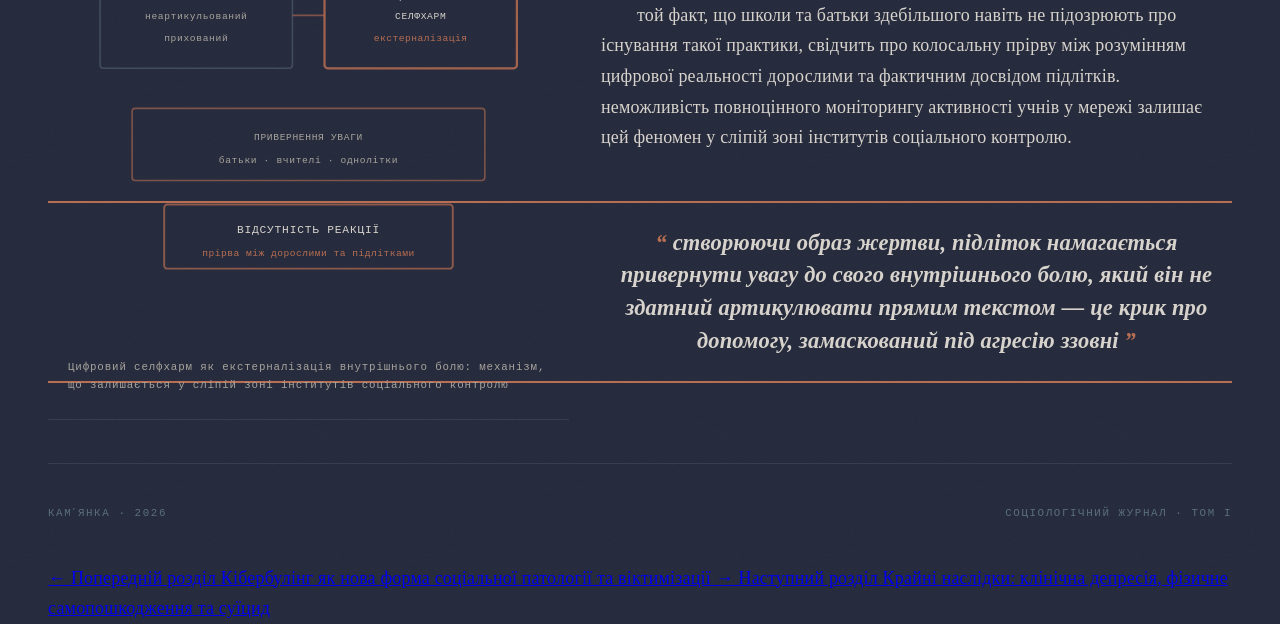
<file: identity_crisis.html>
<!DOCTYPE html>
<html lang="uk">
<head>
    <meta charset="UTF-8">
    <meta name="viewport" content="width=device-width, initial-scale=1.0">
    <title>Криза ідентичності та феномен цифрового селфхарму</title>
    <link rel="stylesheet" href="style.css">
</head>
<body>
    <div class="main-container">
        <nav class="chapter-navigation">
            <a href="cyberbullying.html" class="nav-button nav-button-back">
                <span class="nav-arrow">&larr;</span>
                <span class="nav-label">Попередній розділ</span>
                <span class="nav-chapter">Кібербулінг як нова форма соціальної патології та віктимізації</span>
            </a>
            <a href="consequences.html" class="nav-button">
                <span class="nav-arrow">&rarr;</span>
                <span class="nav-label">Наступний розділ</span>
                <span class="nav-chapter">Крайні наслідки: клінічна депресія, фізичне самопошкодження та суїцид</span>
            </a>
        </nav>

        <header class="journal-header">
            <div class="journal-masthead">
                <span>Соціологічний журнал</span>
                <span>Том I · 2026</span>
            </div>
            <div class="chapter-number">V</div>
            <h1 class="article-title">криза ідентичності та феномен цифрового селфхарму</h1>
            <div class="article-subtitle">Парадоксальні практики самопошкодження в онлайн-середовищі як крик про допомогу та стратегія соціальної валідації</div>
            <div class="article-meta">
                <span>Камʼянський еколого-економічний ліцей</span>
                <span>Соціологія</span>
                <span>2026</span>
            </div>
        </header>

        <article class="journal-content">
            <p>розглядаючи патології цифрового середовища, неможливо оминути увагою відносно новий, але вкрай тривожний соціологічний феномен — цифровий селфхарм. під цим терміном розуміють свідомі дії підлітка, спрямовані на анонімне поширення образливих коментарів, погроз або принизливих чуток про самого себе у соціальних мережах або на форумах. за наявними емпіричними даними, приблизно один із двадцяти підлітків хоча б раз вдавався до подібних практик, причому майже половина з них робила це систематично.</p>

            <div class="stat-highlight">
                <span class="stat-value">1 із 20</span>
                підлітків хоча б раз вдавався до практик цифрового селфхарму; майже половина з них робила це систематично
            </div>

            <p>для неспеціаліста така поведінка може здаватися абсолютно ірраціональною, проте з точки зору соціології девіантності цифровий селфхарм виконує низку складних соціально-психологічних функцій. насамперед, це радикальна стратегія пошуку соціальної валідації та емпатії. створюючи образ жертви, підліток намагається привернути увагу батьків, вчителів або однолітків до свого внутрішнього болю, який він не здатний артикулювати прямим текстом. це крик про допомогу, замаскований під агресію ззовні.</p>

            <div class="neuro-diagram scheme-placeholder" style="float: right; width: 46%; margin: 8px 0 24px 32px; padding: 24px 20px; min-height: 330px;">
                <div class="neuro-diagram-label">Схема 5.1</div>
                <svg viewBox="0 0 310 280" xmlns="http://www.w3.org/2000/svg" style="width: 100%; height: auto;">
                    <ellipse cx="155" cy="140" rx="130" ry="110" fill="none" stroke="#5A6F7D" stroke-width="0.8" stroke-dasharray="6 5" opacity="0.4"/>

                    <rect x="55" y="30" width="200" height="50" rx="2" fill="none" stroke="#B86E52" stroke-width="1.4" opacity="0.85"/>
                    <text x="155" y="52" text-anchor="middle" font-family="Space Mono, Courier New, monospace" font-size="7" fill="#D7D3CC" letter-spacing="0.5">ЦИФРОВИЙ СЕЛФХАРМ</text>
                    <text x="155" y="66" text-anchor="middle" font-family="Space Mono, Courier New, monospace" font-size="6" fill="#B86E52" letter-spacing="0.3">анонімне поширення образів про себе</text>

                    <circle cx="80" cy="140" r="30" fill="none" stroke="#B86E52" stroke-width="1.2" opacity="0.75"/>
                    <text x="80" y="134" text-anchor="middle" font-family="Space Mono, Courier New, monospace" font-size="6" fill="#D7D3CC" letter-spacing="0.4">ПОШУК</text>
                    <text x="80" y="146" text-anchor="middle" font-family="Space Mono, Courier New, monospace" font-size="6" fill="#D7D3CC" letter-spacing="0.4">ЕМПАТІЇ</text>

                    <circle cx="155" y="190" r="30" fill="none" stroke="#B86E52" stroke-width="1.2" opacity="0.75"/>
                    <text x="155" y="184" text-anchor="middle" font-family="Space Mono, Courier New, monospace" font-size="6" fill="#D7D3CC" letter-spacing="0.4">ПЕРЕВІРКА</text>
                    <text x="155" y="196" text-anchor="middle" font-family="Space Mono, Courier New, monospace" font-size="6" fill="#D7D3CC" letter-spacing="0.4">ЛОЯЛЬНОСТІ</text>

                    <circle cx="230" cy="140" r="30" fill="none" stroke="#B86E52" stroke-width="1.2" opacity="0.75"/>
                    <text x="230" y="134" text-anchor="middle" font-family="Space Mono, Courier New, monospace" font-size="6" fill="#D7D3CC" letter-spacing="0.4">СОЦІАЛЬНА</text>
                    <text x="230" y="146" text-anchor="middle" font-family="Space Mono, Courier New, monospace" font-size="6" fill="#D7D3CC" letter-spacing="0.4">ІНТЕГРАЦІЯ</text>

                    <line x1="105" y1="75" x2="80" y2="110" stroke="#B86E52" stroke-width="0.8" opacity="0.5"/>
                    <line x1="155" y1="80" x2="155" y2="160" stroke="#B86E52" stroke-width="0.8" opacity="0.5"/>
                    <line x1="205" y1="75" x2="230" y2="110" stroke="#B86E52" stroke-width="0.8" opacity="0.5"/>

                    <text x="155" y="50" text-anchor="middle" font-family="Space Mono, Courier New, monospace" font-size="7" fill="#B86E52" letter-spacing="0.5">↓</text>

                    <rect x="60" y="240" width="190" height="30" rx="2" fill="none" stroke="#B86E52" stroke-width="1" stroke-dasharray="4 3" opacity="0.65"/>
                    <text x="155" y="259" text-anchor="middle" font-family="Space Mono, Courier New, monospace" font-size="6" fill="#A8A49C" letter-spacing="0.4">КРИК ПРО ДОПОМОГУ</text>
                </svg>
                <div class="neuro-diagram-caption">Соціально-психологічні функції цифрового селфхарму: від пошуку емпатії до перевірки лояльності оточення</div>
            </div>

            <p>іншим мотивом може бути перевірка лояльності соціального оточення. публікуючи анонімний бруд на власну адресу, підліток спостерігає за реакцією своїх друзів: чи стануть вони на його захист, чи підтримають цькування, чи залишаться байдужими. це своєрідний стрес-тест для дружніх стосунків у середовищі, де соціальні зв'язки часто є поверхневими та нестійкими.</p>

            <p>крім того, цифровий селфхарм може використовуватися як інструмент соціальної інтеграції. у деяких підліткових субкультурах статус жертви кібербулінгу парадоксальним чином може надавати певну соціальну вагу або служити індульгенцією за власні невдачі. підліток може думати: «якщо інші побачать, що мене теж цькують, вони зрозуміють, чому я не такий успішний, і приймуть мене». у найважчих випадках цифровий селфхарм є проявом глибокої ненависті до себе, коли віртуальні образи стають екстерналізацією внутрішнього критичного голосу підлітка, що корелює з високим ризиком фізичного самопошкодження в майбутньому.</p>

            <div class="neuro-diagram scheme-placeholder" style="float: left; width: 44%; margin: 8px 32px 24px 0; padding: 24px 20px; min-height: 300px;">
                <div class="neuro-diagram-label">Схема 5.2</div>
                <svg viewBox="0 0 300 250" xmlns="http://www.w3.org/2000/svg" style="width: 100%; height: auto;">
                    <rect x="20" y="20" width="120" height="65" rx="2" fill="none" stroke="#5A6F7D" stroke-width="1" opacity="0.5"/>
                    <text x="80" y="42" text-anchor="middle" font-family="Space Mono, Courier New, monospace" font-size="6" fill="#A8A49C" letter-spacing="0.4">ВНУТРІШНІЙ БІЛЬ</text>
                    <text x="80" y="54" text-anchor="middle" font-family="Space Mono, Courier New, monospace" font-size="6" fill="#A8A49C" letter-spacing="0.4">неартикульований</text>
                    <text x="80" y="68" text-anchor="middle" font-family="Space Mono, Courier New, monospace" font-size="6" fill="#A8A49C" letter-spacing="0.4">прихований</text>

                    <rect x="160" y="20" width="120" height="65" rx="2" fill="none" stroke="#B86E52" stroke-width="1.4" opacity="0.85"/>
                    <text x="220" y="42" text-anchor="middle" font-family="Space Mono, Courier New, monospace" font-size="6" fill="#D7D3CC" letter-spacing="0.4">ЦИФРОВИЙ</text>
                    <text x="220" y="54" text-anchor="middle" font-family="Space Mono, Courier New, monospace" font-size="6" fill="#D7D3CC" letter-spacing="0.4">СЕЛФХАРМ</text>
                    <text x="220" y="68" text-anchor="middle" font-family="Space Mono, Courier New, monospace" font-size="6" fill="#B86E52" letter-spacing="0.3">екстерналізація</text>

                    <line x1="140" y1="52" x2="160" y2="52" stroke="#B86E52" stroke-width="1.2" opacity="0.6"/>

                    <rect x="40" y="110" width="220" height="45" rx="2" fill="none" stroke="#B86E52" stroke-width="1" opacity="0.6"/>
                    <text x="150" y="130" text-anchor="middle" font-family="Space Mono, Courier New, monospace" font-size="6" fill="#A8A49C" letter-spacing="0.4">ПРИВЕРНЕННЯ УВАГИ</text>
                    <text x="150" y="144" text-anchor="middle" font-family="Space Mono, Courier New, monospace" font-size="6" fill="#A8A49C" letter-spacing="0.4">батьки · вчителі · однолітки</text>

                    <rect x="60" y="170" width="180" height="40" rx="2" fill="none" stroke="#B86E52" stroke-width="1.2" opacity="0.7"/>
                    <text x="150" y="188" text-anchor="middle" font-family="Space Mono, Courier New, monospace" font-size="7" fill="#D7D3CC" letter-spacing="0.5">ВІДСУТНІСТЬ РЕАКЦІЇ</text>
                    <text x="150" y="202" text-anchor="middle" font-family="Space Mono, Courier New, monospace" font-size="6" fill="#B86E52" letter-spacing="0.3">прірва між дорослими та підлітками</text>
                </svg>
                <div class="neuro-diagram-caption">Цифровий селфхарм як екстерналізація внутрішнього болю: механізм, що залишається у сліпій зоні інститутів соціального контролю</div>
            </div>

            <p>той факт, що школи та батьки здебільшого навіть не підозрюють про існування такої практики, свідчить про колосальну прірву між розумінням цифрової реальності дорослими та фактичним досвідом підлітків. неможливість повноцінного моніторингу активності учнів у мережі залишає цей феномен у сліпій зоні інститутів соціального контролю.</p>

            <div class="pull-quote">
                створюючи образ жертви, підліток намагається привернути увагу до свого внутрішнього болю, який він не здатний артикулювати прямим текстом — це крик про допомогу, замаскований під агресію ззовні
            </div>
        </article>

        <footer class="journal-footer">
            <span>Камʼянка · 2026</span>
            <span>Соціологічний журнал · Том I</span>
        </footer>

        <nav class="chapter-navigation-bottom">
            <a href="cyberbullying.html" class="nav-button nav-button-back">
                <span class="nav-arrow">&larr;</span>
                <span class="nav-label">Попередній розділ</span>
                <span class="nav-chapter">Кібербулінг як нова форма соціальної патології та віктимізації</span>
            </a>
            <a href="consequences.html" class="nav-button">
                <span class="nav-arrow">&rarr;</span>
                <span class="nav-label">Наступний розділ</span>
                <span class="nav-chapter">Крайні наслідки: клінічна депресія, фізичне самопошкодження та суїцид</span>
            </a>
        </nav>
    </div>
</body>
</html>
</file>
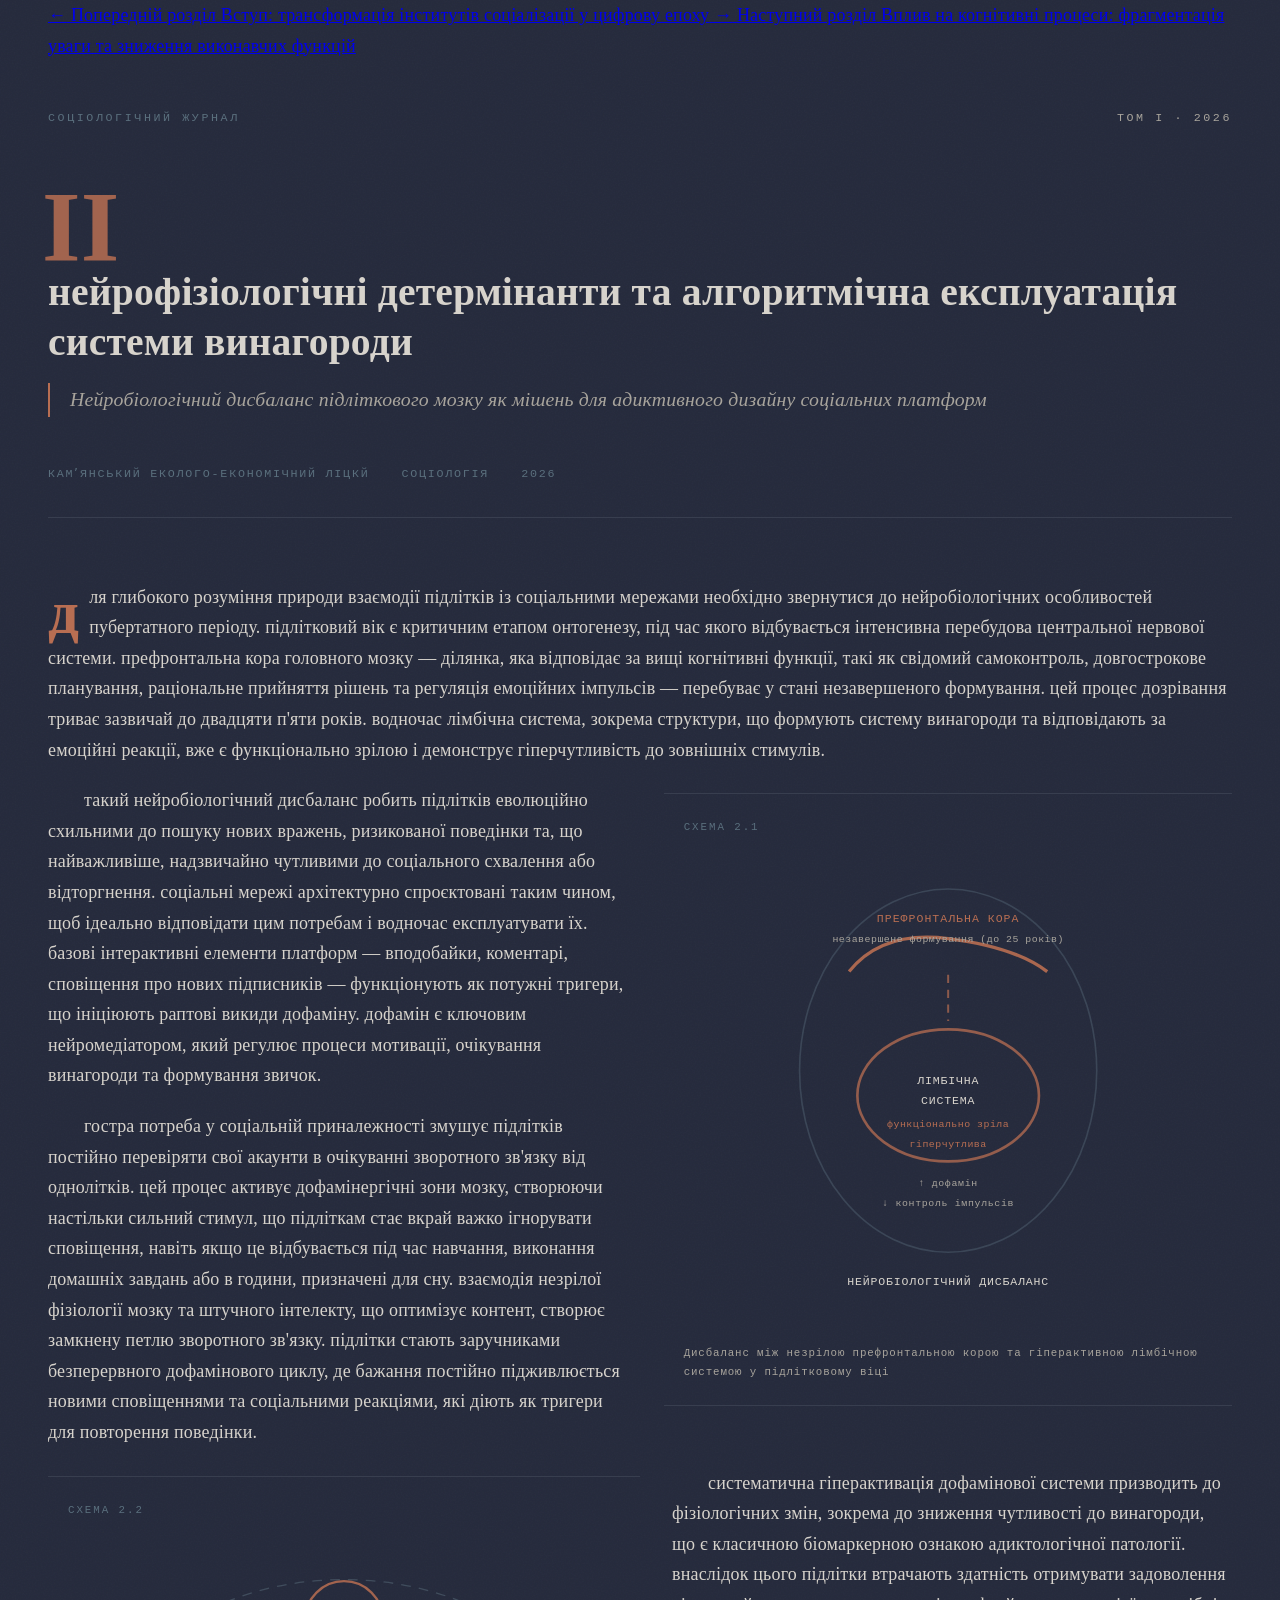
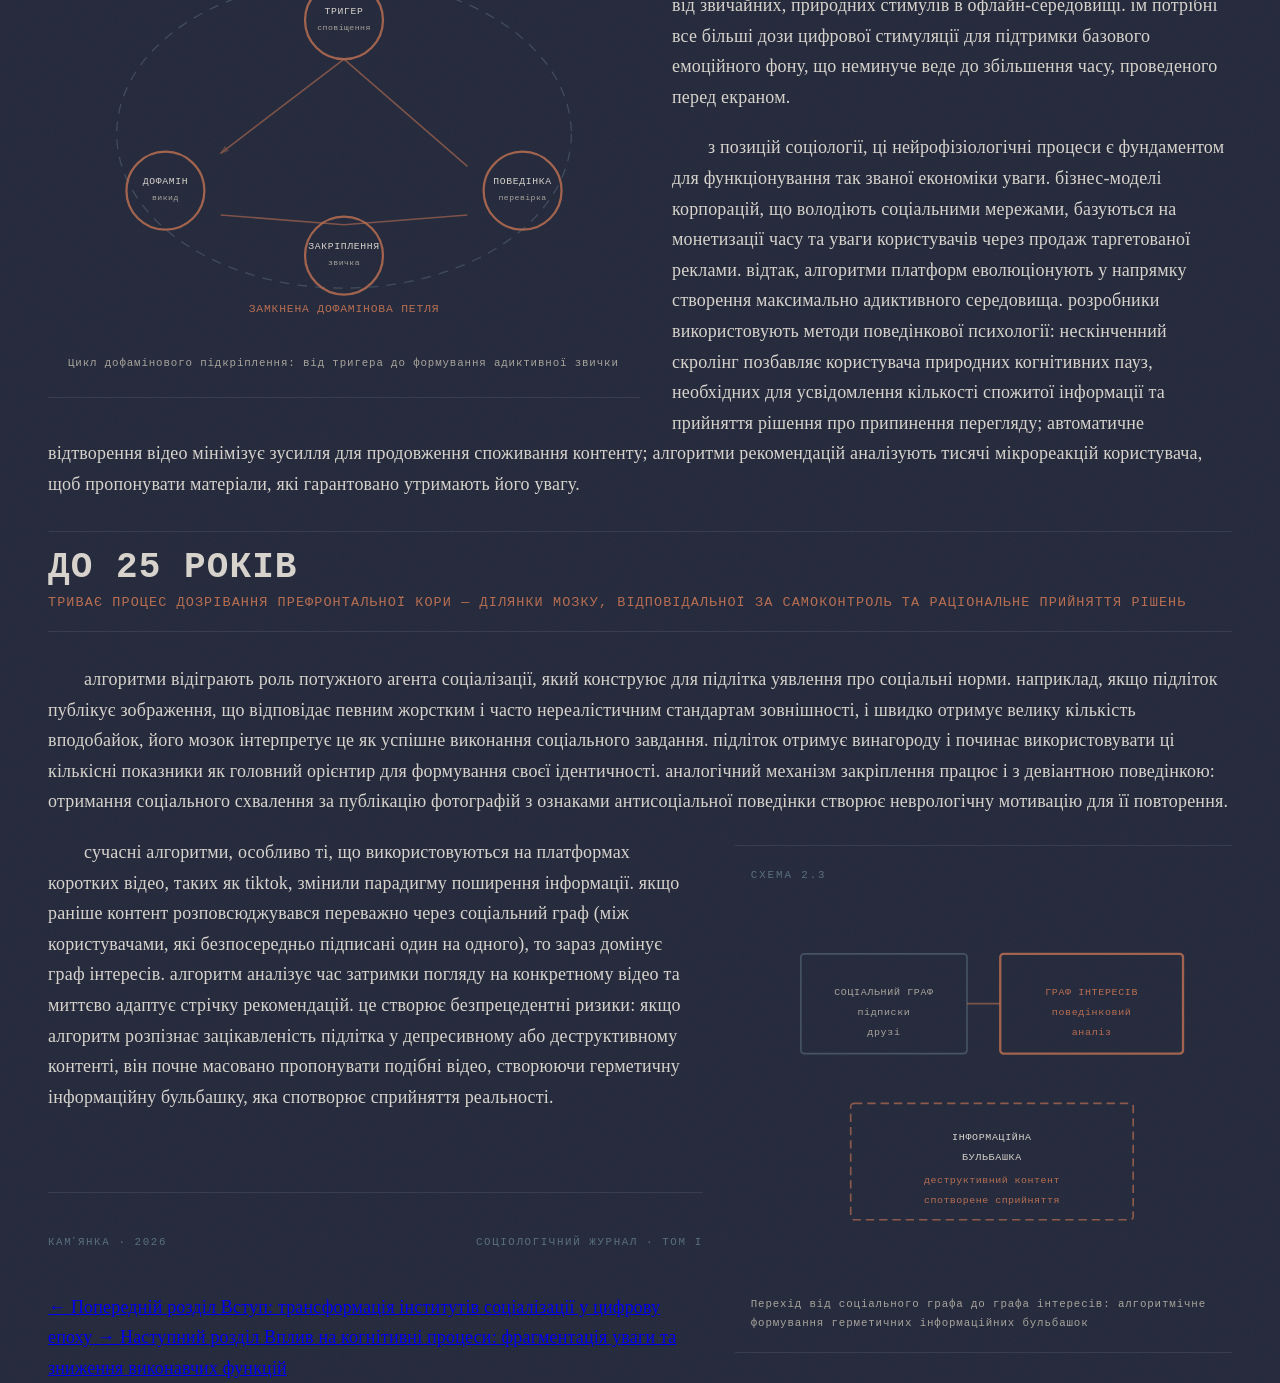
<file: neurophysics.html>
<!DOCTYPE html>
<html lang="uk">
<head>
    <meta charset="UTF-8">
    <meta name="viewport" content="width=device-width, initial-scale=1.0">
    <title>Нейрофізіологічні детермінанти та алгоритмічна експлуатація системи винагороди</title>
    <link rel="stylesheet" href="style.css">
</head>
<body>
    <div class="main-container">
        <nav class="chapter-navigation">
            <a href="index.html" class="nav-button nav-button-back">
                <span class="nav-arrow">&larr;</span>
                <span class="nav-label">Попередній розділ</span>
                <span class="nav-chapter">Вступ: трансформація інститутів соціалізації у цифрову епоху</span>
            </a>
            <a href="attention.html" class="nav-button">
                <span class="nav-arrow">&rarr;</span>
                <span class="nav-label">Наступний розділ</span>
                <span class="nav-chapter">Вплив на когнітивні процеси: фрагментація уваги та зниження виконавчих функцій</span>
            </a>
        </nav>

        <header class="journal-header">
            <div class="journal-masthead">
                <span>Соціологічний журнал</span>
                <span>Том I · 2026</span>
            </div>
            <div class="chapter-number">II</div>
            <h1 class="article-title">нейрофізіологічні детермінанти та алгоритмічна експлуатація системи винагороди</h1>
            <div class="article-subtitle">Нейробіологічний дисбаланс підліткового мозку як мішень для адиктивного дизайну соціальних платформ</div>
            <div class="article-meta">
                <span>Камʼянський еколого-економічний ліцкй</span>
                <span>Соціологія</span>
                <span>2026</span>
            </div>
        </header>

        <article class="journal-content">
            <p>для глибокого розуміння природи взаємодії підлітків із соціальними мережами необхідно звернутися до нейробіологічних особливостей пубертатного періоду. підлітковий вік є критичним етапом онтогенезу, під час якого відбувається інтенсивна перебудова центральної нервової системи. префронтальна кора головного мозку — ділянка, яка відповідає за вищі когнітивні функції, такі як свідомий самоконтроль, довгострокове планування, раціональне прийняття рішень та регуляція емоційних імпульсів — перебуває у стані незавершеного формування. цей процес дозрівання триває зазвичай до двадцяти п'яти років. водночас лімбічна система, зокрема структури, що формують систему винагороди та відповідають за емоційні реакції, вже є функціонально зрілою і демонструє гіперчутливість до зовнішніх стимулів.</p>

            <div class="neuro-diagram scheme-placeholder" style="float: right; width: 48%; margin: 8px 0 24px 32px; padding: 24px 20px; min-height: 340px;">
                <div class="neuro-diagram-label">Схема 2.1</div>
                <svg viewBox="0 0 320 280" xmlns="http://www.w3.org/2000/svg" style="width: 100%; height: auto;">
                    <ellipse cx="160" cy="130" rx="90" ry="110" fill="none" stroke="#5A6F7D" stroke-width="1" opacity="0.4"/>

                    <path d="M 100 70 Q 120 45 160 50 Q 200 55 220 70" fill="none" stroke="#B86E52" stroke-width="2" opacity="0.9"/>
                    <text x="160" y="40" text-anchor="middle" font-family="Space Mono, Courier New, monospace" font-size="7" fill="#B86E52" letter-spacing="0.6">ПРЕФРОНТАЛЬНА КОРА</text>
                    <text x="160" y="52" text-anchor="middle" font-family="Space Mono, Courier New, monospace" font-size="6" fill="#A8A49C" letter-spacing="0.3">незавершене формування (до 25 років)</text>

                    <ellipse cx="160" cy="145" rx="55" ry="40" fill="none" stroke="#B86E52" stroke-width="1.6" opacity="0.75"/>
                    <text x="160" y="138" text-anchor="middle" font-family="Space Mono, Courier New, monospace" font-size="7" fill="#D7D3CC" letter-spacing="0.5">ЛІМБІЧНА</text>
                    <text x="160" y="150" text-anchor="middle" font-family="Space Mono, Courier New, monospace" font-size="7" fill="#D7D3CC" letter-spacing="0.5">СИСТЕМА</text>
                    <text x="160" y="164" text-anchor="middle" font-family="Space Mono, Courier New, monospace" font-size="6" fill="#B86E52" letter-spacing="0.3">функціонально зріла</text>
                    <text x="160" y="176" text-anchor="middle" font-family="Space Mono, Courier New, monospace" font-size="6" fill="#B86E52" letter-spacing="0.3">гіперчутлива</text>

                    <line x1="160" y1="72" x2="160" y2="100" stroke="#B86E52" stroke-width="1.2" stroke-dasharray="5 4" opacity="0.7"/>

                    <text x="160" y="200" text-anchor="middle" font-family="Space Mono, Courier New, monospace" font-size="6" fill="#A8A49C" letter-spacing="0.4">↑ дофамін</text>
                    <text x="160" y="212" text-anchor="middle" font-family="Space Mono, Courier New, monospace" font-size="6" fill="#A8A49C" letter-spacing="0.4">↓ контроль імпульсів</text>

                    <text x="160" y="260" text-anchor="middle" font-family="Space Mono, Courier New, monospace" font-size="7" fill="#D7D3CC" letter-spacing="0.5">НЕЙРОБІОЛОГІЧНИЙ ДИСБАЛАНС</text>
                </svg>
                <div class="neuro-diagram-caption">Дисбаланс між незрілою префронтальною корою та гіперактивною лімбічною системою у підлітковому віці</div>
            </div>

            <p>такий нейробіологічний дисбаланс робить підлітків еволюційно схильними до пошуку нових вражень, ризикованої поведінки та, що найважливіше, надзвичайно чутливими до соціального схвалення або відторгнення. соціальні мережі архітектурно спроєктовані таким чином, щоб ідеально відповідати цим потребам і водночас експлуатувати їх. базові інтерактивні елементи платформ — вподобайки, коментарі, сповіщення про нових підписників — функціонують як потужні тригери, що ініціюють раптові викиди дофаміну. дофамін є ключовим нейромедіатором, який регулює процеси мотивації, очікування винагороди та формування звичок.</p>

            <p>гостра потреба у соціальній приналежності змушує підлітків постійно перевіряти свої акаунти в очікуванні зворотного зв'язку від однолітків. цей процес активує дофамінергічні зони мозку, створюючи настільки сильний стимул, що підліткам стає вкрай важко ігнорувати сповіщення, навіть якщо це відбувається під час навчання, виконання домашніх завдань або в години, призначені для сну. взаємодія незрілої фізіології мозку та штучного інтелекту, що оптимізує контент, створює замкнену петлю зворотного зв'язку. підлітки стають заручниками безперервного дофамінового циклу, де бажання постійно підживлюється новими сповіщеннями та соціальними реакціями, які діють як тригери для повторення поведінки.</p>

            <div class="neuro-diagram scheme-placeholder" style="float: left; width: 50%; margin: 8px 32px 24px 0; padding: 24px 20px; min-height: 300px;">
                <div class="neuro-diagram-label">Схема 2.2</div>
                <svg viewBox="0 0 340 240" xmlns="http://www.w3.org/2000/svg" style="width: 100%; height: auto;">
                    <ellipse cx="170" cy="120" rx="140" ry="95" fill="none" stroke="#5A6F7D" stroke-width="0.8" stroke-dasharray="6 5" opacity="0.5"/>

                    <circle cx="170" cy="50" r="24" fill="none" stroke="#B86E52" stroke-width="1.4" opacity="0.85"/>
                    <text x="170" y="46" text-anchor="middle" font-family="Space Mono, Courier New, monospace" font-size="6" fill="#D7D3CC" letter-spacing="0.4">ТРИГЕР</text>
                    <text x="170" y="56" text-anchor="middle" font-family="Space Mono, Courier New, monospace" font-size="5" fill="#A8A49C" letter-spacing="0.3">сповіщення</text>

                    <circle cx="60" cy="155" r="24" fill="none" stroke="#B86E52" stroke-width="1.4" opacity="0.85"/>
                    <text x="60" y="151" text-anchor="middle" font-family="Space Mono, Courier New, monospace" font-size="6" fill="#D7D3CC" letter-spacing="0.4">ДОФАМІН</text>
                    <text x="60" y="161" text-anchor="middle" font-family="Space Mono, Courier New, monospace" font-size="5" fill="#A8A49C" letter-spacing="0.3">викид</text>

                    <circle cx="280" cy="155" r="24" fill="none" stroke="#B86E52" stroke-width="1.4" opacity="0.85"/>
                    <text x="280" y="151" text-anchor="middle" font-family="Space Mono, Courier New, monospace" font-size="6" fill="#D7D3CC" letter-spacing="0.4">ПОВЕДІНКА</text>
                    <text x="280" y="161" text-anchor="middle" font-family="Space Mono, Courier New, monospace" font-size="5" fill="#A8A49C" letter-spacing="0.3">перевірка</text>

                    <circle cx="170" cy="195" r="24" fill="none" stroke="#B86E52" stroke-width="1.4" opacity="0.85"/>
                    <text x="170" y="191" text-anchor="middle" font-family="Space Mono, Courier New, monospace" font-size="6" fill="#D7D3CC" letter-spacing="0.4">ЗАКРІПЛЕННЯ</text>
                    <text x="170" y="201" text-anchor="middle" font-family="Space Mono, Courier New, monospace" font-size="5" fill="#A8A49C" letter-spacing="0.3">звичка</text>

                    <line x1="170" y1="74" x2="94" y2="132" stroke="#B86E52" stroke-width="1" opacity="0.6" marker-end="url(#arrowhead)"/>
                    <line x1="94" y1="170" x2="170" y2="176" stroke="#B86E52" stroke-width="1" opacity="0.6"/>
                    <line x1="170" y1="176" x2="246" y2="170" stroke="#B86E52" stroke-width="1" opacity="0.6"/>
                    <line x1="246" y1="140" x2="170" y2="74" stroke="#B86E52" stroke-width="1" opacity="0.6"/>

                    <defs>
                        <marker id="arrowhead" markerWidth="6" markerHeight="4" refX="5" refY="2" orient="auto">
                            <polygon points="0 0, 6 2, 0 4" fill="#B86E52" opacity="0.6"/>
                        </marker>
                    </defs>

                    <text x="170" y="230" text-anchor="middle" font-family="Space Mono, Courier New, monospace" font-size="7" fill="#B86E52" letter-spacing="0.5">ЗАМКНЕНА ДОФАМІНОВА ПЕТЛЯ</text>
                </svg>
                <div class="neuro-diagram-caption">Цикл дофамінового підкріплення: від тригера до формування адиктивної звички</div>
            </div>

            <p>систематична гіперактивація дофамінової системи призводить до фізіологічних змін, зокрема до зниження чутливості до винагороди, що є класичною біомаркерною ознакою адиктологічної патології. внаслідок цього підлітки втрачають здатність отримувати задоволення від звичайних, природних стимулів в офлайн-середовищі. їм потрібні все більші дози цифрової стимуляції для підтримки базового емоційного фону, що неминуче веде до збільшення часу, проведеного перед екраном.</p>

            <p>з позицій соціології, ці нейрофізіологічні процеси є фундаментом для функціонування так званої економіки уваги. бізнес-моделі корпорацій, що володіють соціальними мережами, базуються на монетизації часу та уваги користувачів через продаж таргетованої реклами. відтак, алгоритми платформ еволюціонують у напрямку створення максимально адиктивного середовища. розробники використовують методи поведінкової психології: нескінченний скролінг позбавляє користувача природних когнітивних пауз, необхідних для усвідомлення кількості спожитої інформації та прийняття рішення про припинення перегляду; автоматичне відтворення відео мінімізує зусилля для продовження споживання контенту; алгоритми рекомендацій аналізують тисячі мікрореакцій користувача, щоб пропонувати матеріали, які гарантовано утримають його увагу.</p>

            <div class="stat-highlight">
                <span class="stat-value">до 25 років</span>
                триває процес дозрівання префронтальної кори — ділянки мозку, відповідальної за самоконтроль та раціональне прийняття рішень
            </div>

            <p>алгоритми відіграють роль потужного агента соціалізації, який конструює для підлітка уявлення про соціальні норми. наприклад, якщо підліток публікує зображення, що відповідає певним жорстким і часто нереалістичним стандартам зовнішності, і швидко отримує велику кількість вподобайок, його мозок інтерпретує це як успішне виконання соціального завдання. підліток отримує винагороду і починає використовувати ці кількісні показники як головний орієнтир для формування своєї ідентичності. аналогічний механізм закріплення працює і з девіантною поведінкою: отримання соціального схвалення за публікацію фотографій з ознаками антисоціальної поведінки створює неврологічну мотивацію для її повторення.</p>

            <div class="neuro-diagram scheme-placeholder" style="float: right; width: 42%; margin: 8px 0 24px 32px; padding: 20px 16px; min-height: 260px;">
                <div class="neuro-diagram-label">Схема 2.3</div>
                <svg viewBox="0 0 280 220" xmlns="http://www.w3.org/2000/svg" style="width: 100%; height: auto;">
                    <rect x="30" y="30" width="100" height="60" rx="2" fill="none" stroke="#5A6F7D" stroke-width="1" opacity="0.6"/>
                    <text x="80" y="55" text-anchor="middle" font-family="Space Mono, Courier New, monospace" font-size="6" fill="#A8A49C" letter-spacing="0.4">СОЦІАЛЬНИЙ ГРАФ</text>
                    <text x="80" y="67" text-anchor="middle" font-family="Space Mono, Courier New, monospace" font-size="6" fill="#A8A49C" letter-spacing="0.4">підписки</text>
                    <text x="80" y="79" text-anchor="middle" font-family="Space Mono, Courier New, monospace" font-size="6" fill="#A8A49C" letter-spacing="0.4">друзі</text>

                    <rect x="150" y="30" width="110" height="60" rx="2" fill="none" stroke="#B86E52" stroke-width="1.4" opacity="0.85"/>
                    <text x="205" y="55" text-anchor="middle" font-family="Space Mono, Courier New, monospace" font-size="6" fill="#B86E52" letter-spacing="0.4">ГРАФ ІНТЕРЕСІВ</text>
                    <text x="205" y="67" text-anchor="middle" font-family="Space Mono, Courier New, monospace" font-size="6" fill="#B86E52" letter-spacing="0.4">поведінковий</text>
                    <text x="205" y="79" text-anchor="middle" font-family="Space Mono, Courier New, monospace" font-size="6" fill="#B86E52" letter-spacing="0.4">аналіз</text>

                    <line x1="130" y1="60" x2="150" y2="60" stroke="#B86E52" stroke-width="1" opacity="0.6"/>

                    <rect x="60" y="120" width="170" height="70" rx="2" fill="none" stroke="#B86E52" stroke-width="1" stroke-dasharray="5 3" opacity="0.7"/>
                    <text x="145" y="142" text-anchor="middle" font-family="Space Mono, Courier New, monospace" font-size="6" fill="#D7D3CC" letter-spacing="0.4">ІНФОРМАЦІЙНА</text>
                    <text x="145" y="154" text-anchor="middle" font-family="Space Mono, Courier New, monospace" font-size="6" fill="#D7D3CC" letter-spacing="0.4">БУЛЬБАШКА</text>
                    <text x="145" y="168" text-anchor="middle" font-family="Space Mono, Courier New, monospace" font-size="6" fill="#B86E52" letter-spacing="0.3">деструктивний контент</text>
                    <text x="145" y="180" text-anchor="middle" font-family="Space Mono, Courier New, monospace" font-size="6" fill="#B86E52" letter-spacing="0.3">спотворене сприйняття</text>
                </svg>
                <div class="neuro-diagram-caption">Перехід від соціального графа до графа інтересів: алгоритмічне формування герметичних інформаційних бульбашок</div>
            </div>

            <p>сучасні алгоритми, особливо ті, що використовуються на платформах коротких відео, таких як tiktok, змінили парадигму поширення інформації. якщо раніше контент розповсюджувався переважно через соціальний граф (між користувачами, які безпосередньо підписані один на одного), то зараз домінує граф інтересів. алгоритм аналізує час затримки погляду на конкретному відео та миттєво адаптує стрічку рекомендацій. це створює безпрецедентні ризики: якщо алгоритм розпізнає зацікавленість підлітка у депресивному або деструктивному контенті, він почне масовано пропонувати подібні відео, створюючи герметичну інформаційну бульбашку, яка спотворює сприйняття реальності.</p>
        </article>

        <footer class="journal-footer">
            <span>Камʼянка · 2026</span>
            <span>Соціологічний журнал · Том I</span>
        </footer>

        <nav class="chapter-navigation-bottom">
            <a href="index.html" class="nav-button nav-button-back">
                <span class="nav-arrow">&larr;</span>
                <span class="nav-label">Попередній розділ</span>
                <span class="nav-chapter">Вступ: трансформація інститутів соціалізації у цифрову епоху</span>
            </a>
            <a href="attention.html" class="nav-button">
                <span class="nav-arrow">&rarr;</span>
                <span class="nav-label">Наступний розділ</span>
                <span class="nav-chapter">Вплив на когнітивні процеси: фрагментація уваги та зниження виконавчих функцій</span>
            </a>
        </nav>
    </div>
</body>
</html>
</file>
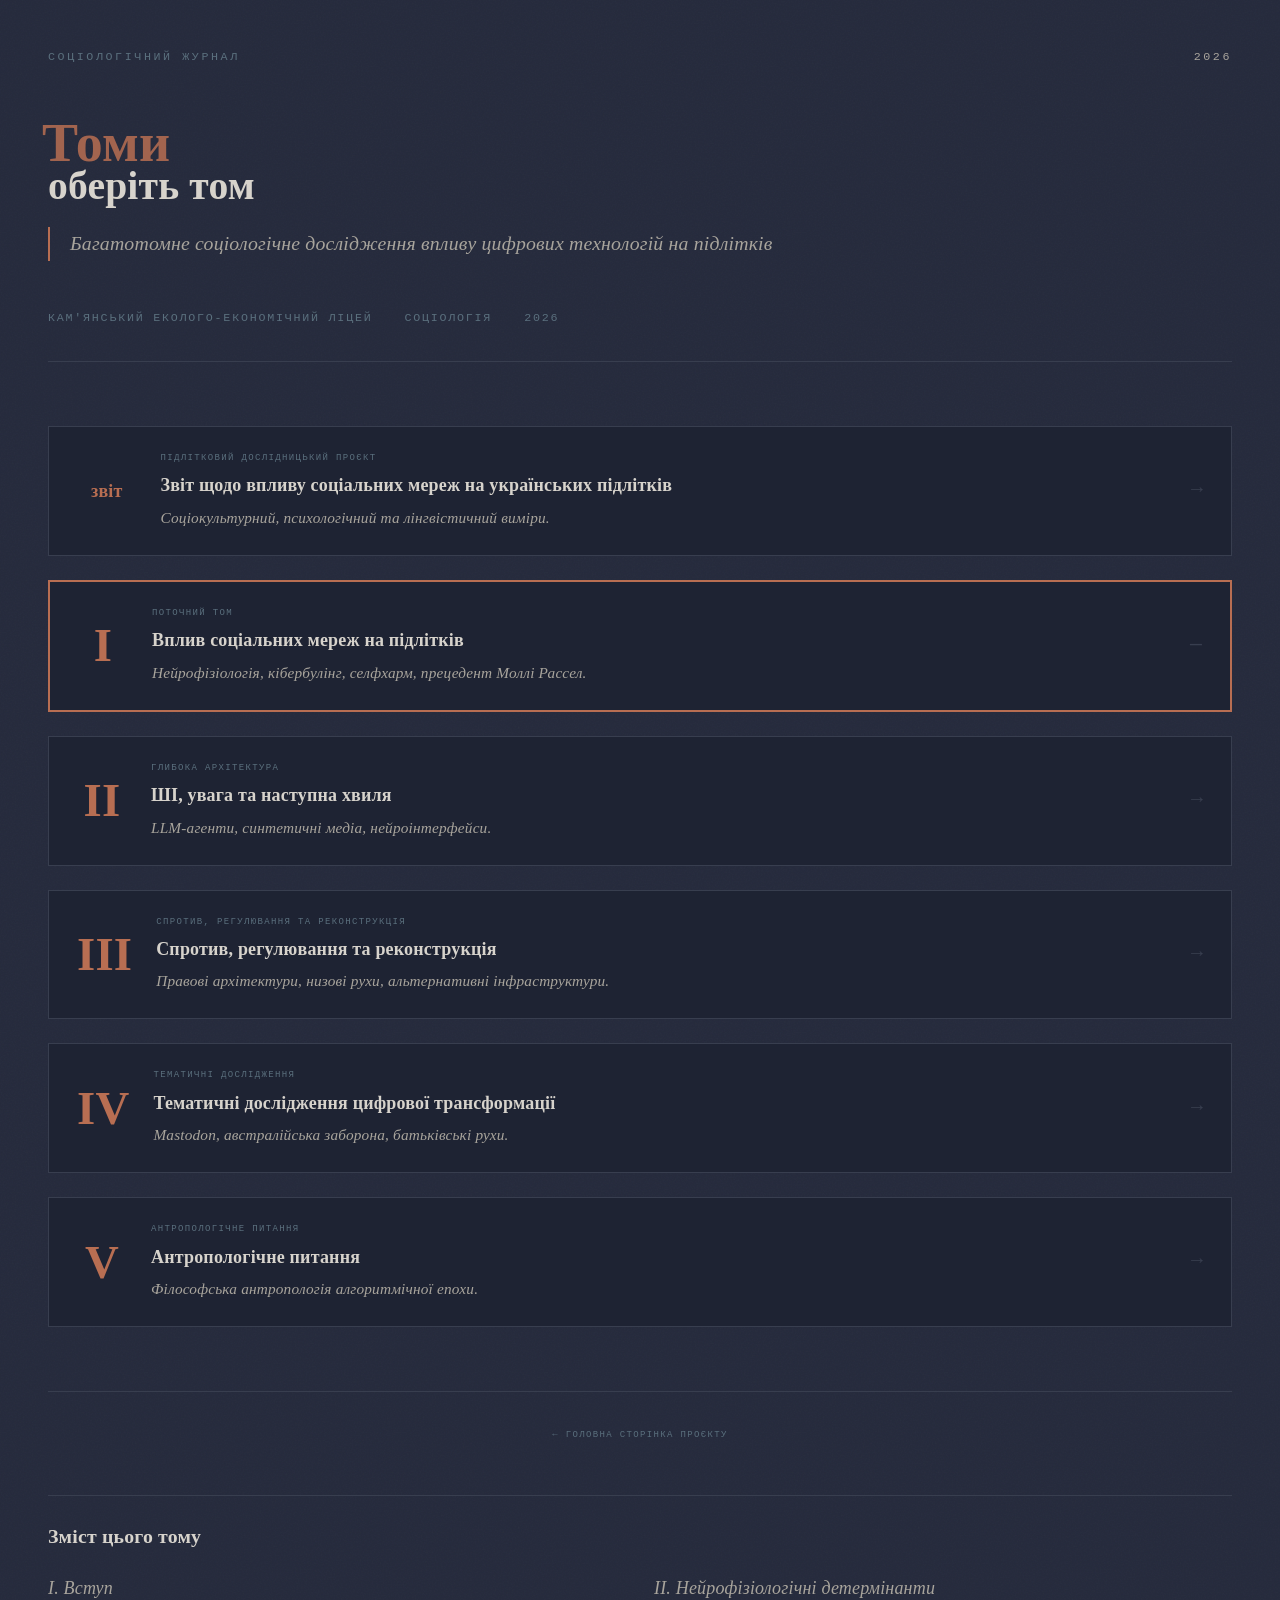
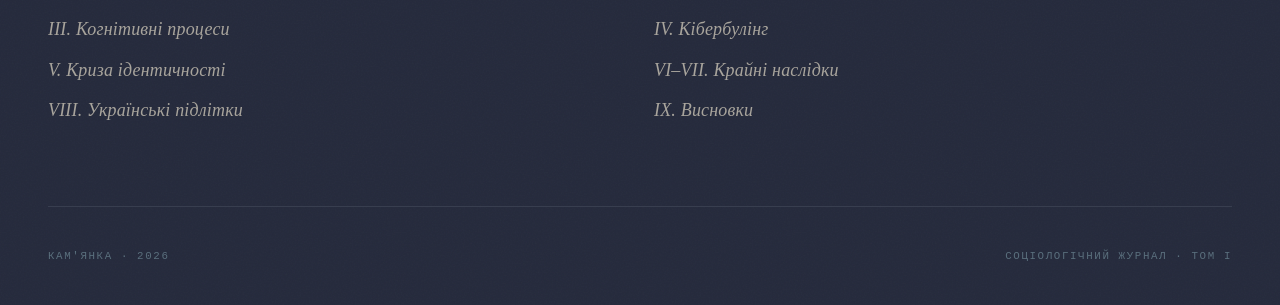
<file: tome.html>
<!DOCTYPE html>
<html lang="uk">
<head>
    <meta charset="UTF-8">
    <meta name="viewport" content="width=device-width, initial-scale=1.0">
    <title>Соціологічний журнал — Усі томи</title>
    <link rel="stylesheet" href="style.css">
    <style>
        .tomes-grid { display: flex; flex-direction: column; gap: 24px; margin: 64px 0; }
        .tome-link { display: flex; align-items: center; gap: 24px; text-decoration: none; color: inherit; padding: 24px 28px; border: 1px solid var(--rule-color); background: var(--bg-tissue); transition: all 0.2s ease; }
        .tome-link:hover { border-color: var(--accent-copper); transform: translateY(-2px); }
        .tome-link.current { border-color: var(--accent-copper); border-width: 2px; }
        .tome-num { font-family: 'Lora', serif; font-size: 2.6rem; font-weight: 600; color: var(--accent-copper); min-width: 50px; text-align: center; flex-shrink: 0; }
        .tome-info { flex: 1; }
        .tome-tag { font-family: 'Space Mono', monospace; font-size: 0.5rem; letter-spacing: 0.15em; text-transform: uppercase; color: var(--accent-synaptic-blue); margin-bottom: 4px; }
        .tome-title { font-family: 'Lora', serif; font-size: 1rem; font-weight: 600; color: var(--text-bone); margin-bottom: 4px; }
        .tome-desc { font-family: 'Crimson Text', serif; font-size: 0.85rem; font-style: italic; color: var(--text-bone-dim); }
        .tome-arrow { font-family: 'Space Mono', monospace; font-size: 1.1rem; color: var(--rule-color); flex-shrink: 0; }
        .tome-link:hover .tome-arrow { color: var(--accent-copper); }
        .hub-back { text-align: center; margin-top: 32px; padding-top: 24px; border-top: 1px solid var(--rule-color); }
        .hub-back a { font-family: 'Space Mono', monospace; font-size: 0.5rem; letter-spacing: 0.15em; text-transform: uppercase; color: var(--accent-synaptic-blue); text-decoration: none; }
        .hub-back a:hover { color: var(--accent-copper); }
    </style>
</head>
<body>
    <div class="main-container">
        <header class="journal-header">
            <div class="journal-masthead"><span>Соціологічний журнал</span><span>2026</span></div>
            <div class="chapter-number" style="font-size: 3rem;">Томи</div>
            <h1 class="article-title">оберіть том</h1>
            <div class="article-subtitle">Багатотомне соціологічне дослідження впливу цифрових технологій на підлітків</div>
            <div class="article-meta"><span>Кам'янський еколого-економічний ліцей</span><span>Соціологія</span><span>2026</span></div>
        </header>
        <div class="tomes-grid">
            <a href="https://jjjjkek018-create.github.io/report/index.html" class="tome-link">
                <div class="tome-num" style="font-size: 1rem; background: var(--bg-tissue); padding: 8px 14px; min-width: auto;">звіт</div>
                <div class="tome-info"><div class="tome-tag">Підлітковий дослідницький проєкт</div><div class="tome-title">Звіт щодо впливу соціальних мереж на українських підлітків</div><div class="tome-desc">Соціокультурний, психологічний та лінгвістичний виміри.</div></div>
                <span class="tome-arrow">→</span>
            </a>
            <a href="index.html" class="tome-link current">
                <div class="tome-num">I</div>
                <div class="tome-info"><div class="tome-tag">Поточний том</div><div class="tome-title">Вплив соціальних мереж на підлітків</div><div class="tome-desc">Нейрофізіологія, кібербулінг, селфхарм, прецедент Моллі Рассел.</div></div>
                <span class="tome-arrow">—</span>
            </a>
            <a href="https://jjjjkek018-create.github.io/ai-effects/index.html" class="tome-link">
                <div class="tome-num">II</div>
                <div class="tome-info"><div class="tome-tag">Глибока архітектура</div><div class="tome-title">ШІ, увага та наступна хвиля</div><div class="tome-desc">LLM-агенти, синтетичні медіа, нейроінтерфейси.</div></div>
                <span class="tome-arrow">→</span>
            </a>
            <a href="https://jjjjkek018-create.github.io/resistance-reconstruction/index.html" class="tome-link">
                <div class="tome-num">III</div>
                <div class="tome-info"><div class="tome-tag">Спротив, регулювання та реконструкція</div><div class="tome-title">Спротив, регулювання та реконструкція</div><div class="tome-desc">Правові архітектури, низові рухи, альтернативні інфраструктури.</div></div>
                <span class="tome-arrow">→</span>
            </a>
            <a href="https://jjjjkek018-create.github.io/case-studies/index.html" class="tome-link">
                <div class="tome-num">IV</div>
                <div class="tome-info"><div class="tome-tag">Тематичні дослідження</div><div class="tome-title">Тематичні дослідження цифрової трансформації</div><div class="tome-desc">Mastodon, австралійська заборона, батьківські рухи.</div></div>
                <span class="tome-arrow">→</span>
            </a>
            <a href="https://jjjjkek018-create.github.io/anthropological-question/index.html" class="tome-link">
                <div class="tome-num">V</div>
                <div class="tome-info"><div class="tome-tag">Антропологічне питання</div><div class="tome-title">Антропологічне питання</div><div class="tome-desc">Філософська антропологія алгоритмічної епохи.</div></div>
                <span class="tome-arrow">→</span>
            </a>
        </div>
        <div class="hub-back"><a href="https://jjjjkek018-create.github.io">← головна сторінка проєкту</a></div>
        <div style="margin-top: 48px; padding-top: 24px; border-top: 1px solid var(--rule-color);">
            <h2 style="font-family: 'Lora', serif; font-size: 1.1rem; font-weight: 600; color: var(--text-bone); margin-bottom: 20px;">Зміст цього тому</h2>
            <div style="display: grid; grid-template-columns: 1fr 1fr; gap: 10px 28px;">
                <a href="index.html" style="font-family: 'Crimson Text', serif; color: var(--text-bone-dim); text-decoration: none; font-style: italic;">I. Вступ</a>
                <a href="neurophysics.html" style="font-family: 'Crimson Text', serif; color: var(--text-bone-dim); text-decoration: none; font-style: italic;">II. Нейрофізіологічні детермінанти</a>
                <a href="attention.html" style="font-family: 'Crimson Text', serif; color: var(--text-bone-dim); text-decoration: none; font-style: italic;">III. Когнітивні процеси</a>
                <a href="cyberbullying.html" style="font-family: 'Crimson Text', serif; color: var(--text-bone-dim); text-decoration: none; font-style: italic;">IV. Кібербулінг</a>
                <a href="identity_crisis.html" style="font-family: 'Crimson Text', serif; color: var(--text-bone-dim); text-decoration: none; font-style: italic;">V. Криза ідентичності</a>
                <a href="consequences.html" style="font-family: 'Crimson Text', serif; color: var(--text-bone-dim); text-decoration: none; font-style: italic;">VI–VII. Крайні наслідки</a>
                <a href="ukr_socialisation.html" style="font-family: 'Crimson Text', serif; color: var(--text-bone-dim); text-decoration: none; font-style: italic;">VIII. Українські підлітки</a>
                <a href="conclusions.html" style="font-family: 'Crimson Text', serif; color: var(--text-bone-dim); text-decoration: none; font-style: italic;">IX. Висновки</a>
            </div>
        </div>
        <footer class="journal-footer"><span>Кам'янка · 2026</span><span>Соціологічний журнал · Том I</span></footer>
    </div>
</body>
</html>
</file>
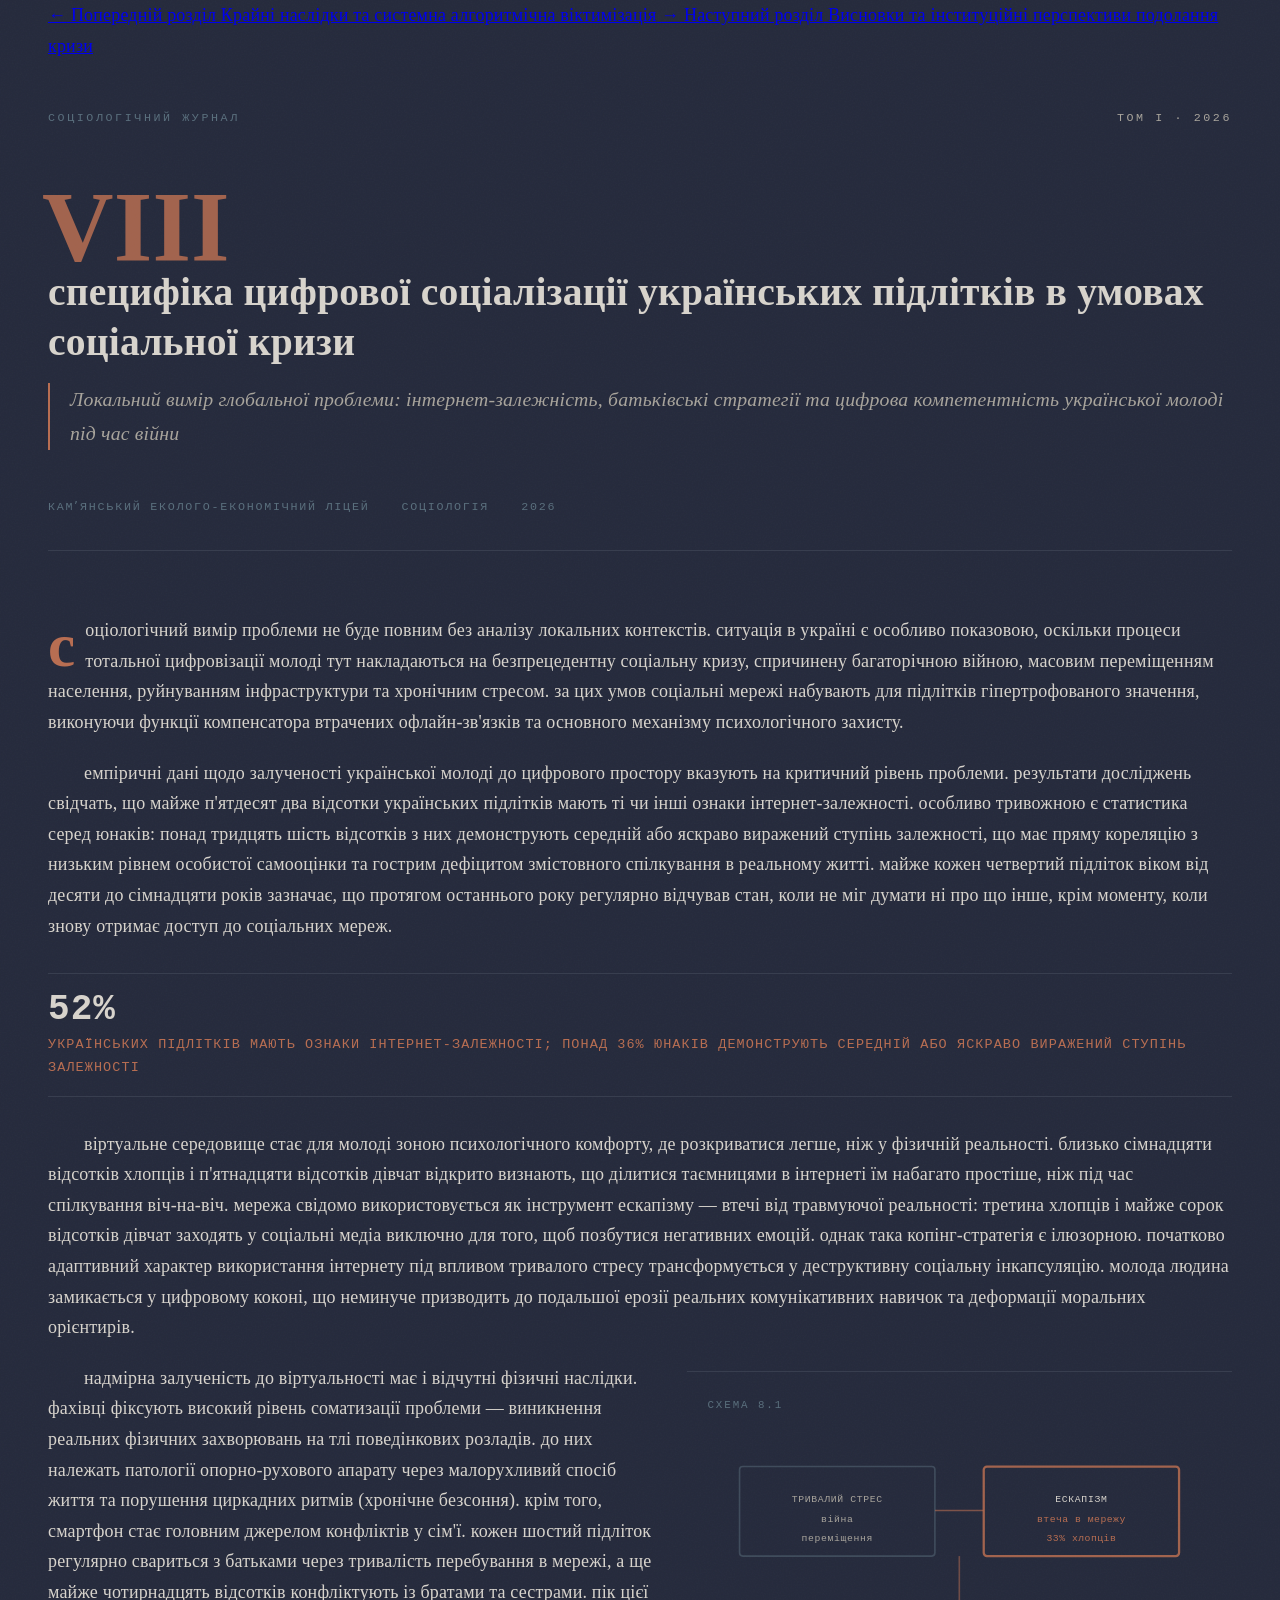
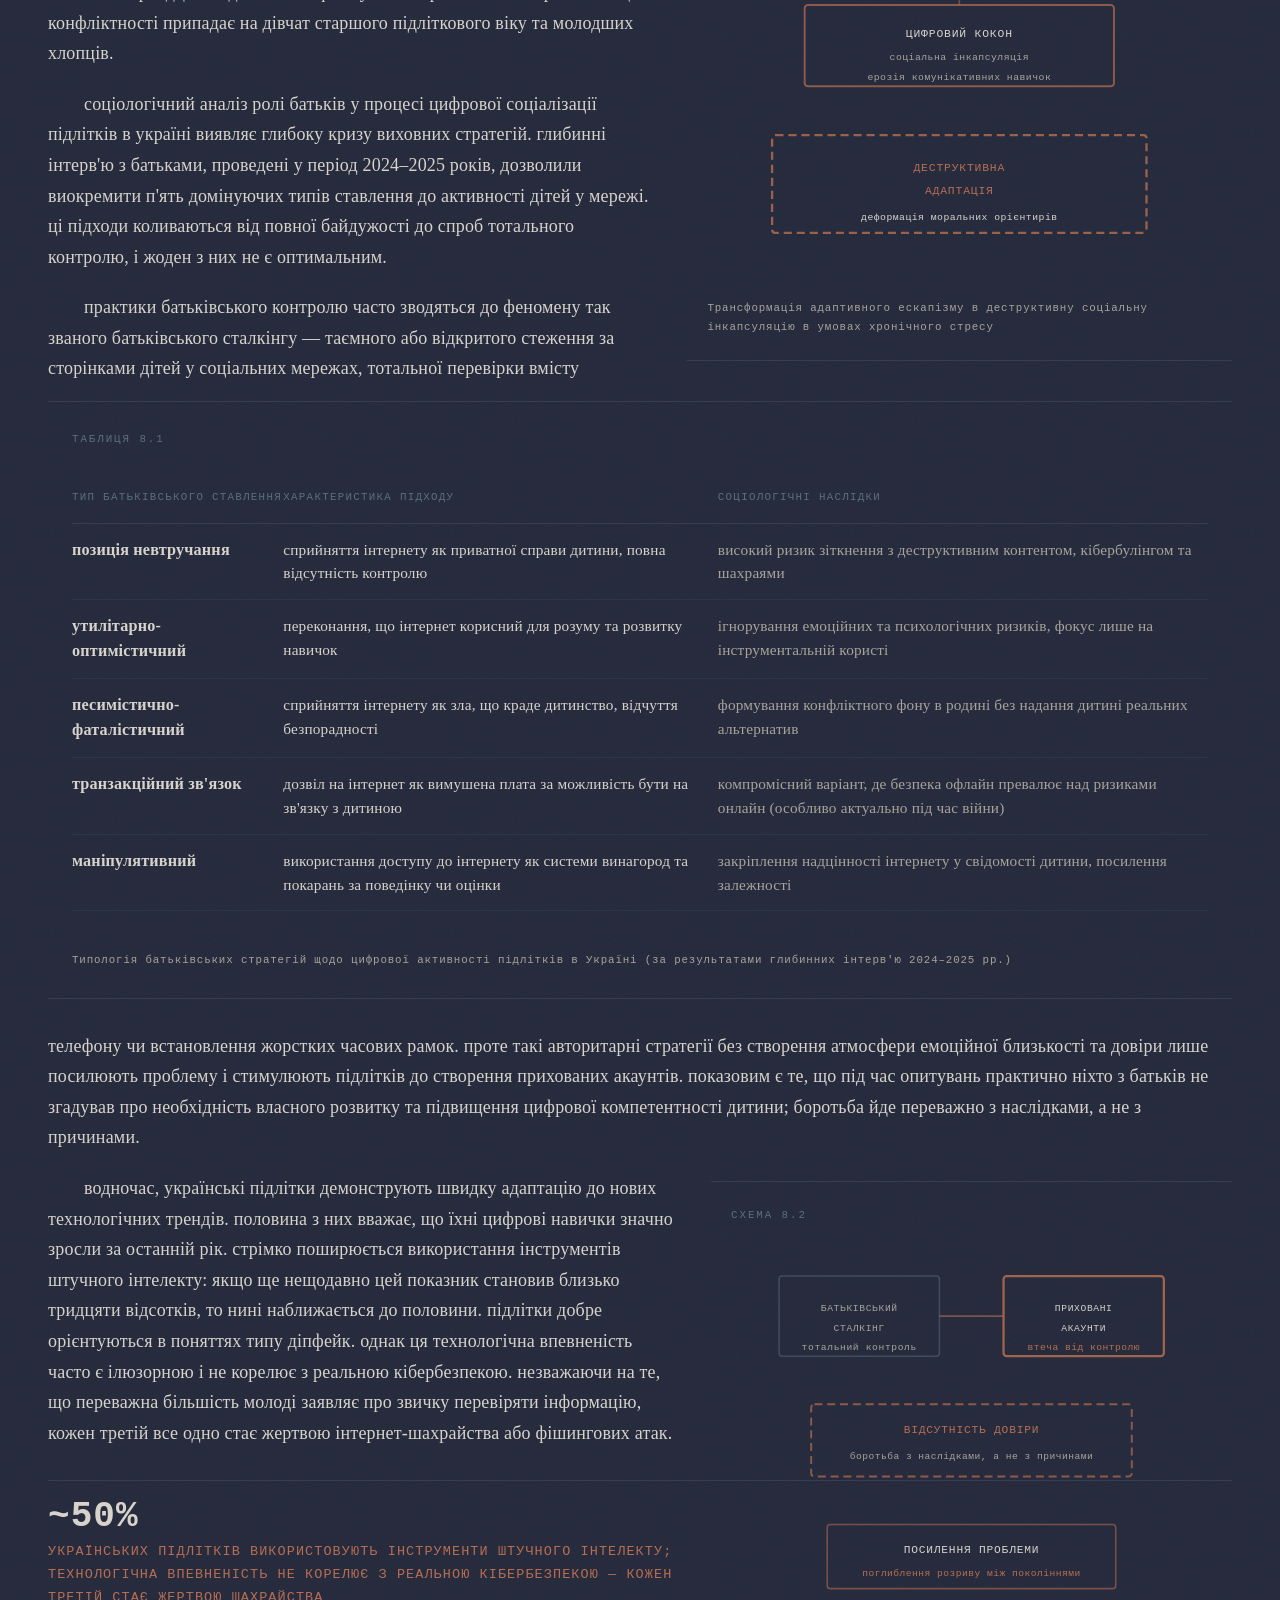
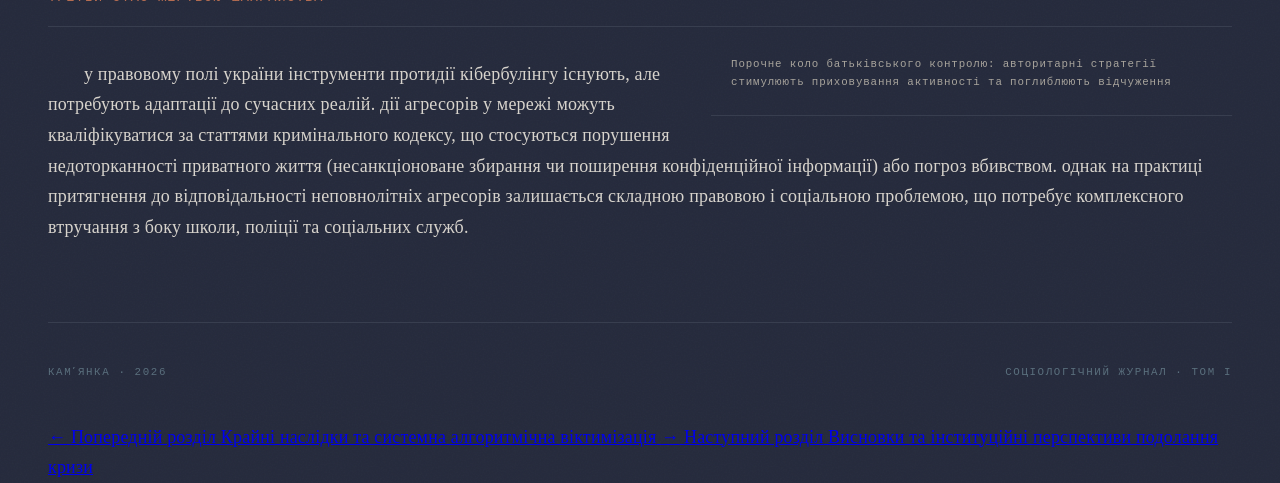
<file: ukr_socialisation.html>
<!DOCTYPE html>
<html lang="uk">
<head>
    <meta charset="UTF-8">
    <meta name="viewport" content="width=device-width, initial-scale=1.0">
    <title>Специфіка цифрової соціалізації українських підлітків в умовах соціальної кризи</title>
    <link rel="stylesheet" href="style.css">
</head>
<body>
    <div class="main-container">
        <nav class="chapter-navigation">
            <a href="consequences.html" class="nav-button nav-button-back">
                <span class="nav-arrow">&larr;</span>
                <span class="nav-label">Попередній розділ</span>
                <span class="nav-chapter">Крайні наслідки та системна алгоритмічна віктимізація</span>
            </a>
            <a href="conclusions.html" class="nav-button">
                <span class="nav-arrow">&rarr;</span>
                <span class="nav-label">Наступний розділ</span>
                <span class="nav-chapter">Висновки та інституційні перспективи подолання кризи</span>
            </a>
        </nav>

        <header class="journal-header">
            <div class="journal-masthead">
                <span>Соціологічний журнал</span>
                <span>Том I · 2026</span>
            </div>
            <div class="chapter-number">VIII</div>
            <h1 class="article-title">специфіка цифрової соціалізації українських підлітків в умовах соціальної кризи</h1>
            <div class="article-subtitle">Локальний вимір глобальної проблеми: інтернет-залежність, батьківські стратегії та цифрова компетентність української молоді під час війни</div>
            <div class="article-meta">
                <span>Камʼянський еколого-економічний ліцей</span>
                <span>Соціологія</span>
                <span>2026</span>
            </div>
        </header>

        <article class="journal-content">
            <p>соціологічний вимір проблеми не буде повним без аналізу локальних контекстів. ситуація в україні є особливо показовою, оскільки процеси тотальної цифровізації молоді тут накладаються на безпрецедентну соціальну кризу, спричинену багаторічною війною, масовим переміщенням населення, руйнуванням інфраструктури та хронічним стресом. за цих умов соціальні мережі набувають для підлітків гіпертрофованого значення, виконуючи функції компенсатора втрачених офлайн-зв'язків та основного механізму психологічного захисту.</p>

            <p>емпіричні дані щодо залученості української молоді до цифрового простору вказують на критичний рівень проблеми. результати досліджень свідчать, що майже п'ятдесят два відсотки українських підлітків мають ті чи інші ознаки інтернет-залежності. особливо тривожною є статистика серед юнаків: понад тридцять шість відсотків з них демонструють середній або яскраво виражений ступінь залежності, що має пряму кореляцію з низьким рівнем особистої самооцінки та гострим дефіцитом змістовного спілкування в реальному житті. майже кожен четвертий підліток віком від десяти до сімнадцяти років зазначає, що протягом останнього року регулярно відчував стан, коли не міг думати ні про що інше, крім моменту, коли знову отримає доступ до соціальних мереж.</p>

            <div class="stat-highlight">
                <span class="stat-value">52%</span>
                українських підлітків мають ознаки інтернет-залежності; понад 36% юнаків демонструють середній або яскраво виражений ступінь залежності
            </div>

            <p>віртуальне середовище стає для молоді зоною психологічного комфорту, де розкриватися легше, ніж у фізичній реальності. близько сімнадцяти відсотків хлопців і п'ятнадцяти відсотків дівчат відкрито визнають, що ділитися таємницями в інтернеті їм набагато простіше, ніж під час спілкування віч-на-віч. мережа свідомо використовується як інструмент ескапізму — втечі від травмуючої реальності: третина хлопців і майже сорок відсотків дівчат заходять у соціальні медіа виключно для того, щоб позбутися негативних емоцій. однак така копінг-стратегія є ілюзорною. початково адаптивний характер використання інтернету під впливом тривалого стресу трансформується у деструктивну соціальну інкапсуляцію. молода людина замикається у цифровому коконі, що неминуче призводить до подальшої ерозії реальних комунікативних навичок та деформації моральних орієнтирів.</p>

            <div class="neuro-diagram scheme-placeholder" style="float: right; width: 46%; margin: 8px 0 24px 32px; padding: 24px 20px; min-height: 320px;">
                <div class="neuro-diagram-label">Схема 8.1</div>
                <svg viewBox="0 0 310 270" xmlns="http://www.w3.org/2000/svg" style="width: 100%; height: auto;">
                    <rect x="20" y="20" width="120" height="55" rx="2" fill="none" stroke="#5A6F7D" stroke-width="1" opacity="0.5"/>
                    <text x="80" y="42" text-anchor="middle" font-family="Space Mono, Courier New, monospace" font-size="6" fill="#A8A49C" letter-spacing="0.4">ТРИВАЛИЙ СТРЕС</text>
                    <text x="80" y="54" text-anchor="middle" font-family="Space Mono, Courier New, monospace" font-size="6" fill="#A8A49C" letter-spacing="0.4">війна</text>
                    <text x="80" y="66" text-anchor="middle" font-family="Space Mono, Courier New, monospace" font-size="6" fill="#A8A49C" letter-spacing="0.4">переміщення</text>

                    <rect x="170" y="20" width="120" height="55" rx="2" fill="none" stroke="#B86E52" stroke-width="1.4" opacity="0.85"/>
                    <text x="230" y="42" text-anchor="middle" font-family="Space Mono, Courier New, monospace" font-size="6" fill="#D7D3CC" letter-spacing="0.4">ЕСКАПІЗМ</text>
                    <text x="230" y="54" text-anchor="middle" font-family="Space Mono, Courier New, monospace" font-size="6" fill="#B86E52" letter-spacing="0.3">втеча в мережу</text>
                    <text x="230" y="66" text-anchor="middle" font-family="Space Mono, Courier New, monospace" font-size="6" fill="#B86E52" letter-spacing="0.3">33% хлопців</text>

                    <line x1="140" y1="47" x2="170" y2="47" stroke="#B86E52" stroke-width="1" opacity="0.6"/>

                    <rect x="60" y="105" width="190" height="50" rx="2" fill="none" stroke="#B86E52" stroke-width="1.2" opacity="0.7"/>
                    <text x="155" y="125" text-anchor="middle" font-family="Space Mono, Courier New, monospace" font-size="7" fill="#D7D3CC" letter-spacing="0.5">ЦИФРОВИЙ КОКОН</text>
                    <text x="155" y="139" text-anchor="middle" font-family="Space Mono, Courier New, monospace" font-size="6" fill="#A8A49C" letter-spacing="0.3">соціальна інкапсуляція</text>
                    <text x="155" y="151" text-anchor="middle" font-family="Space Mono, Courier New, monospace" font-size="6" fill="#A8A49C" letter-spacing="0.3">ерозія комунікативних навичок</text>

                    <line x1="155" y1="75" x2="155" y2="105" stroke="#B86E52" stroke-width="1" opacity="0.5"/>

                    <rect x="40" y="185" width="230" height="60" rx="2" fill="none" stroke="#B86E52" stroke-width="1.4" stroke-dasharray="5 3" opacity="0.8"/>
                    <text x="155" y="207" text-anchor="middle" font-family="Space Mono, Courier New, monospace" font-size="7" fill="#B86E52" letter-spacing="0.5">ДЕСТРУКТИВНА</text>
                    <text x="155" y="221" text-anchor="middle" font-family="Space Mono, Courier New, monospace" font-size="7" fill="#B86E52" letter-spacing="0.5">АДАПТАЦІЯ</text>
                    <text x="155" y="237" text-anchor="middle" font-family="Space Mono, Courier New, monospace" font-size="6" fill="#D7D3CC" letter-spacing="0.3">деформація моральних орієнтирів</text>
                </svg>
                <div class="neuro-diagram-caption">Трансформація адаптивного ескапізму в деструктивну соціальну інкапсуляцію в умовах хронічного стресу</div>
            </div>

            <p>надмірна залученість до віртуальності має і відчутні фізичні наслідки. фахівці фіксують високий рівень соматизації проблеми — виникнення реальних фізичних захворювань на тлі поведінкових розладів. до них належать патології опорно-рухового апарату через малорухливий спосіб життя та порушення циркадних ритмів (хронічне безсоння). крім того, смартфон стає головним джерелом конфліктів у сім'ї. кожен шостий підліток регулярно свариться з батьками через тривалість перебування в мережі, а ще майже чотирнадцять відсотків конфліктують із братами та сестрами. пік цієї конфліктності припадає на дівчат старшого підліткового віку та молодших хлопців.</p>

            <p>соціологічний аналіз ролі батьків у процесі цифрової соціалізації підлітків в україні виявляє глибоку кризу виховних стратегій. глибинні інтерв'ю з батьками, проведені у період 2024–2025 років, дозволили виокремити п'ять домінуючих типів ставлення до активності дітей у мережі. ці підходи коливаються від повної байдужості до спроб тотального контролю, і жоден з них не є оптимальним.</p>

            <div class="neuro-diagram scheme-placeholder" style="float: left; width: 100%; margin: 16px 0 32px 0; padding: 28px 24px;">
                <div class="neuro-diagram-label">Таблиця 8.1</div>
                <table>
                    <thead>
                        <tr>
                            <th>тип батьківського ставлення</th>
                            <th>характеристика підходу</th>
                            <th>соціологічні наслідки</th>
                        </tr>
                    </thead>
                    <tbody>
                        <tr>
                            <td>позиція невтручання</td>
                            <td>сприйняття інтернету як приватної справи дитини, повна відсутність контролю</td>
                            <td>високий ризик зіткнення з деструктивним контентом, кібербулінгом та шахраями</td>
                        </tr>
                        <tr>
                            <td>утилітарно-оптимістичний</td>
                            <td>переконання, що інтернет корисний для розуму та розвитку навичок</td>
                            <td>ігнорування емоційних та психологічних ризиків, фокус лише на інструментальній користі</td>
                        </tr>
                        <tr>
                            <td>песимістично-фаталістичний</td>
                            <td>сприйняття інтернету як зла, що краде дитинство, відчуття безпорадності</td>
                            <td>формування конфліктного фону в родині без надання дитині реальних альтернатив</td>
                        </tr>
                        <tr>
                            <td>транзакційний зв'язок</td>
                            <td>дозвіл на інтернет як вимушена плата за можливість бути на зв'язку з дитиною</td>
                            <td>компромісний варіант, де безпека офлайн превалює над ризиками онлайн (особливо актуально під час війни)</td>
                        </tr>
                        <tr>
                            <td>маніпулятивний</td>
                            <td>використання доступу до інтернету як системи винагород та покарань за поведінку чи оцінки</td>
                            <td>закріплення надцінності інтернету у свідомості дитини, посилення залежності</td>
                        </tr>
                    </tbody>
                </table>
                <div class="neuro-diagram-caption">Типологія батьківських стратегій щодо цифрової активності підлітків в Україні (за результатами глибинних інтерв'ю 2024–2025 рр.)</div>
            </div>

            <p>практики батьківського контролю часто зводяться до феномену так званого батьківського сталкінгу — таємного або відкритого стеження за сторінками дітей у соціальних мережах, тотальної перевірки вмісту телефону чи встановлення жорстких часових рамок. проте такі авторитарні стратегії без створення атмосфери емоційної близькості та довіри лише посилюють проблему і стимулюють підлітків до створення прихованих акаунтів. показовим є те, що під час опитувань практично ніхто з батьків не згадував про необхідність власного розвитку та підвищення цифрової компетентності дитини; боротьба йде переважно з наслідками, а не з причинами.</p>

            <div class="neuro-diagram scheme-placeholder" style="float: right; width: 44%; margin: 8px 0 24px 32px; padding: 24px 20px; min-height: 290px;">
                <div class="neuro-diagram-label">Схема 8.2</div>
                <svg viewBox="0 0 300 240" xmlns="http://www.w3.org/2000/svg" style="width: 100%; height: auto;">
                    <rect x="30" y="20" width="100" height="50" rx="2" fill="none" stroke="#5A6F7D" stroke-width="1" opacity="0.5"/>
                    <text x="80" y="42" text-anchor="middle" font-family="Space Mono, Courier New, monospace" font-size="6" fill="#A8A49C" letter-spacing="0.4">БАТЬКІВСЬКИЙ</text>
                    <text x="80" y="54" text-anchor="middle" font-family="Space Mono, Courier New, monospace" font-size="6" fill="#A8A49C" letter-spacing="0.4">СТАЛКІНГ</text>
                    <text x="80" y="66" text-anchor="middle" font-family="Space Mono, Courier New, monospace" font-size="6" fill="#A8A49C" letter-spacing="0.4">тотальний контроль</text>

                    <rect x="170" y="20" width="100" height="50" rx="2" fill="none" stroke="#B86E52" stroke-width="1.4" opacity="0.85"/>
                    <text x="220" y="42" text-anchor="middle" font-family="Space Mono, Courier New, monospace" font-size="6" fill="#D7D3CC" letter-spacing="0.4">ПРИХОВАНІ</text>
                    <text x="220" y="54" text-anchor="middle" font-family="Space Mono, Courier New, monospace" font-size="6" fill="#D7D3CC" letter-spacing="0.4">АКАУНТИ</text>
                    <text x="220" y="66" text-anchor="middle" font-family="Space Mono, Courier New, monospace" font-size="6" fill="#B86E52" letter-spacing="0.3">втеча від контролю</text>

                    <line x1="130" y1="45" x2="170" y2="45" stroke="#B86E52" stroke-width="1.2" opacity="0.6"/>

                    <rect x="50" y="100" width="200" height="45" rx="2" fill="none" stroke="#B86E52" stroke-width="1.2" stroke-dasharray="5 3" opacity="0.7"/>
                    <text x="150" y="118" text-anchor="middle" font-family="Space Mono, Courier New, monospace" font-size="7" fill="#B86E52" letter-spacing="0.5">ВІДСУТНІСТЬ ДОВІРИ</text>
                    <text x="150" y="134" text-anchor="middle" font-family="Space Mono, Courier New, monospace" font-size="6" fill="#A8A49C" letter-spacing="0.3">боротьба з наслідками, а не з причинами</text>

                    <rect x="60" y="175" width="180" height="40" rx="2" fill="none" stroke="#B86E52" stroke-width="1" opacity="0.55"/>
                    <text x="150" y="193" text-anchor="middle" font-family="Space Mono, Courier New, monospace" font-size="7" fill="#D7D3CC" letter-spacing="0.5">ПОСИЛЕННЯ ПРОБЛЕМИ</text>
                    <text x="150" y="207" text-anchor="middle" font-family="Space Mono, Courier New, monospace" font-size="6" fill="#B86E52" letter-spacing="0.3">поглиблення розриву між поколіннями</text>
                </svg>
                <div class="neuro-diagram-caption">Порочне коло батьківського контролю: авторитарні стратегії стимулюють приховування активності та поглиблюють відчуження</div>
            </div>

            <p>водночас, українські підлітки демонструють швидку адаптацію до нових технологічних трендів. половина з них вважає, що їхні цифрові навички значно зросли за останній рік. стрімко поширюється використання інструментів штучного інтелекту: якщо ще нещодавно цей показник становив близько тридцяти відсотків, то нині наближається до половини. підлітки добре орієнтуються в поняттях типу діпфейк. однак ця технологічна впевненість часто є ілюзорною і не корелює з реальною кібербезпекою. незважаючи на те, що переважна більшість молоді заявляє про звичку перевіряти інформацію, кожен третій все одно стає жертвою інтернет-шахрайства або фішингових атак.</p>

            <div class="stat-highlight">
                <span class="stat-value">~50%</span>
                українських підлітків використовують інструменти штучного інтелекту; технологічна впевненість не корелює з реальною кібербезпекою — кожен третій стає жертвою шахрайства
            </div>

            <p>у правовому полі україни інструменти протидії кібербулінгу існують, але потребують адаптації до сучасних реалій. дії агресорів у мережі можуть кваліфікуватися за статтями кримінального кодексу, що стосуються порушення недоторканності приватного життя (несанкціоноване збирання чи поширення конфіденційної інформації) або погроз вбивством. однак на практиці притягнення до відповідальності неповнолітніх агресорів залишається складною правовою і соціальною проблемою, що потребує комплексного втручання з боку школи, поліції та соціальних служб.</p>
        </article>

        <footer class="journal-footer">
            <span>Камʼянка · 2026</span>
            <span>Соціологічний журнал · Том I</span>
        </footer>

        <nav class="chapter-navigation-bottom">
            <a href="consequences.html" class="nav-button nav-button-back">
                <span class="nav-arrow">&larr;</span>
                <span class="nav-label">Попередній розділ</span>
                <span class="nav-chapter">Крайні наслідки та системна алгоритмічна віктимізація</span>
            </a>
            <a href="conclusions.html" class="nav-button">
                <span class="nav-arrow">&rarr;</span>
                <span class="nav-label">Наступний розділ</span>
                <span class="nav-chapter">Висновки та інституційні перспективи подолання кризи</span>
            </a>
        </nav>
    </div>
</body>
</html>
</file>
<file: style.css>
* {
  margin: 0;
  padding: 0;
  box-sizing: border-box;
}

@font-face {
  font-family: 'Lora';
  src: url('https://fonts.googleapis.com/css2?family=Lora:ital,wght@0,400;0,600;0,700;1,400;1,600&display=swap');
}

@font-face {
  font-family: 'Crimson Text';
  src: url('https://fonts.googleapis.com/css2?family=Crimson+Text:ital,wght@0,400;0,600;0,700;1,400;1,600;1,700&display=swap');
}

@font-face {
  font-family: 'Space Mono';
  src: url('https://fonts.googleapis.com/css2?family=Space+Mono:ital,wght@0,400;0,700;1,400;1,700&display=swap');
}

:root {
  --bg-indigo-night: #24293B;
  --bg-tissue: #1E2333;
  --text-bone: #D7D3CC;
  --text-bone-dim: #A8A49C;
  --accent-copper: #B86E52;
  --accent-synaptic-blue: #5A6F7D;
  --rule-color: #383E4F;
  --diagram-stroke: #4A5568;
  --paper-texture: url("data:image/svg+xml,%3Csvg width='400' height='400' xmlns='http://www.w3.org/2000/svg'%3E%3Cfilter id='noiseFilter'%3E%3CfeTurbulence type='fractalNoise' baseFrequency='0.65' numOctaves='3' stitchTiles='stitch'/%3E%3C/filter%3E%3Crect width='100%25' height='100%25' filter='url(%23noiseFilter)' opacity='0.03'/%3E%3C/svg%3E");
}

html {
  font-size: 18px;
  background-color: var(--bg-indigo-night);
  color: var(--text-bone);
  -webkit-font-smoothing: antialiased;
  -moz-osx-font-smoothing: grayscale;
}

body {
  background-color: var(--bg-indigo-night);
  background-image: var(--paper-texture);
  min-height: 100vh;
  font-family: 'Crimson Text', 'Georgia', 'Times New Roman', serif;
  font-weight: 400;
  line-height: 1.7;
  letter-spacing: 0.01em;
}

.main-container {
  max-width: 100%;  
  margin: 0 auto;
  padding: 0 48px; 
}
.journal-header {
  padding: 48px 0 32px 0;
  border-bottom: 1px solid var(--rule-color);
  margin-bottom: 64px;
  position: relative;
}

.journal-masthead {
  font-family: 'Space Mono', 'Courier New', monospace;
  font-size: 0.65rem;
  letter-spacing: 0.22em;
  text-transform: uppercase;
  color: var(--accent-synaptic-blue);
  margin-bottom: 48px;
  display: flex;
  justify-content: space-between;
}

.journal-masthead span:last-child {
  color: var(--text-bone-dim);
}

.chapter-number {
  font-family: 'Lora', 'Times New Roman', serif;
  font-size: 5.5rem;
  font-weight: 600;
  color: var(--accent-copper);
  line-height: 1;
  margin-bottom: -8px;
  opacity: 0.85;
  position: relative;
  left: -6px;
}

.article-title {
  font-family: 'Lora', 'Times New Roman', serif;
  font-weight: 600;
  font-size: 2.2rem;
  line-height: 1.25;
  color: var(--text-bone);
  margin-bottom: 16px;
}

.article-subtitle {
  font-family: 'Crimson Text', 'Georgia', serif;
  font-weight: 400;
  font-style: italic;
  font-size: 1.1rem;
  color: var(--text-bone-dim);
  border-left: 2px solid var(--accent-copper);
  padding-left: 20px;
  margin-bottom: 48px;
}

.article-meta {
  font-family: 'Space Mono', 'Courier New', monospace;
  font-size: 0.65rem;
  letter-spacing: 0.15em;
  text-transform: uppercase;
  color: var(--accent-synaptic-blue);
  display: flex;
  gap: 32px;
  flex-wrap: wrap;
}

.section-heading {
  font-family: 'Lora', 'Times New Roman', serif;
  font-weight: 600;
  font-size: 1.5rem;
  line-height: 1.3;
  color: var(--text-bone);
  margin-top: 56px;
  margin-bottom: 24px;
  padding-top: 32px;
  border-top: 1px solid var(--rule-color);
}

.section-heading:first-of-type {
  border-top: none;
  margin-top: 0;
  padding-top: 0;
}

p {
  margin-bottom: 20px;
  text-indent: 2em;
}

p:first-of-type {
  text-indent: 0;
}

p:first-of-type::first-letter {
  font-family: 'Lora', 'Times New Roman', serif;
  font-weight: 600;
  font-size: 3.4rem;
  float: left;
  line-height: 0.85;
  padding-right: 10px;
  padding-top: 4px;
  color: var(--accent-copper);
}

.stat-highlight {
  font-family: 'Space Mono', 'Courier New', monospace;
  font-size: 0.75rem;
  letter-spacing: 0.08em;
  text-transform: uppercase;
  color: var(--accent-copper);
  display: block;
  margin: 32px 0;
  padding: 16px 0;
  border-top: 1px solid var(--rule-color);
  border-bottom: 1px solid var(--rule-color);
}

.stat-highlight .stat-value {
  font-size: 2rem;
  font-weight: 700;
  display: block;
  line-height: 1.1;
  margin-bottom: 4px;
  color: var(--text-bone);
}

.neuro-diagram {
  margin: 48px 0;
  padding: 32px 0;
  border-top: 1px solid var(--rule-color);
  border-bottom: 1px solid var(--rule-color);
  position: relative;
}

.neuro-diagram-label {
  font-family: 'Space Mono', 'Courier New', monospace;
  font-size: 0.6rem;
  letter-spacing: 0.18em;
  text-transform: uppercase;
  color: var(--accent-synaptic-blue);
  margin-bottom: 20px;
}

.neuro-diagram svg {
  width: 100%;
  height: auto;
}

.neuro-diagram-caption {
  font-family: 'Space Mono', 'Courier New', monospace;
  font-size: 0.6rem;
  color: var(--text-bone-dim);
  margin-top: 16px;
  letter-spacing: 0.08em;
}

table {
  width: 100%;
  border-collapse: collapse;
  margin: 40px 0;
  font-size: 0.85rem;
}

thead th {
  font-family: 'Space Mono', 'Courier New', monospace;
  font-weight: 400;
  text-transform: uppercase;
  letter-spacing: 0.12em;
  font-size: 0.6rem;
  color: var(--accent-synaptic-blue);
  text-align: left;
  padding: 0 0 16px 0;
  border-bottom: 1px solid var(--rule-color);
}

tbody td {
  padding: 14px 0;
  border-bottom: 1px solid rgba(90, 111, 125, 0.15);
  color: var(--text-bone);
  vertical-align: top;
  line-height: 1.55;
}

tbody td:first-child {
  font-family: 'Lora', 'Times New Roman', serif;
  font-weight: 600;
  font-size: 0.9rem;
  padding-right: 24px;
  color: var(--text-bone);
  min-width: 160px;
}

tbody td:nth-child(2) {
  padding-right: 16px;
}

tbody td:nth-child(3) {
  color: var(--text-bone-dim);
}

.pull-quote {
  font-family: 'Lora', 'Times New Roman', serif;
  font-weight: 600;
  font-style: italic;
  font-size: 1.25rem;
  line-height: 1.45;
  color: var(--text-bone);
  margin: 48px 0;
  padding: 24px 0;
  border-top: 2px solid var(--accent-copper);
  border-bottom: 2px solid var(--accent-copper);
  text-align: center;
}

.pull-quote::before {
  content: '“ ';
  color: var(--accent-copper);
}

.pull-quote::after {
  content: ' ”';
  color: var(--accent-copper);
}

.footnote {
  font-family: 'Space Mono', 'Courier New', monospace;
  font-size: 0.6rem;
  color: var(--text-bone-dim);
  letter-spacing: 0.05em;
  line-height: 1.6;
  margin-top: 40px;
  padding-top: 24px;
  border-top: 1px solid var(--rule-color);
}

.footnote sup {
  color: var(--accent-copper);
  font-size: 0.7em;
  margin-right: 4px;
}

.journal-footer {
  margin-top: 80px;
  padding: 40px 0;
  border-top: 1px solid var(--rule-color);
  font-family: 'Space Mono', 'Courier New', monospace;
  font-size: 0.6rem;
  letter-spacing: 0.15em;
  text-transform: uppercase;
  color: var(--accent-synaptic-blue);
  display: flex;
  justify-content: space-between;
}

.image-frame {
  margin: 40px 0;
  border: 1px solid var(--rule-color);
  border-radius: 2px;
  padding: 8px;
  background: var(--bg-tissue);
}

.image-frame img {
  width: 100%;
  display: block;
  filter: grayscale(0.3) brightness(0.95) contrast(0.9);
  mix-blend-mode: luminosity;
  opacity: 0.85;
}

.image-frame-caption {
  font-family: 'Space Mono', 'Courier New', monospace;
  font-size: 0.6rem;
  color: var(--text-bone-dim);
  letter-spacing: 0.08em;
  margin-top: 8px;
  text-align: center;
}

ol.references {
  list-style: none;
  counter-reset: ref-counter;
  padding: 0;
  margin: 40px 0;
}

ol.references li {
  counter-increment: ref-counter;
  font-family: 'Space Mono', 'Courier New', monospace;
  font-size: 0.6rem;
  color: var(--text-bone-dim);
  letter-spacing: 0.05em;
  line-height: 1.7;
  margin-bottom: 8px;
  padding-left: 24px;
  position: relative;
}

ol.references li::before {
  content: '[' counter(ref-counter) ']';
  position: absolute;
  left: 0;
  color: var(--accent-copper);
  font-weight: 700;
}

em {
  font-style: italic;
  color: var(--text-bone);
}

strong {
  font-weight: 600;
  color: var(--accent-copper);
}

blockquote {
  margin: 32px 0;
  padding: 20px 24px;
  border-left: 3px solid var(--accent-synaptic-blue);
  background: var(--bg-tissue);
  font-style: italic;
  color: var(--text-bone-dim);
}

blockquote p {
  text-indent: 0;
  margin-bottom: 0;
}

@media (max-width: 640px) {
  .main-container {
    padding: 0 20px;
  }

  html {
    font-size: 16px;
  }

  .article-title {
    font-size: 1.6rem;
  }

  .chapter-number {
    font-size: 3.5rem;
    left: -2px;
  }

  .journal-masthead {
    flex-direction: column;
    gap: 4px;
  }

  thead th,
  tbody td {
    display: block;
    padding: 8px 0;
  }

  thead tr {
    display: none;
  }

  tbody tr {
    display: block;
    margin-bottom: 20px;
    border-bottom: 1px solid var(--rule-color);
  }

  tbody td:first-child {
    font-weight: 600;
    padding-bottom: 4px;
    min-width: auto;
  }

  tbody td:nth-child(2) {
    padding-right: 0;
  }

  .article-meta {
    gap: 12px;
  }
}

::selection {
  background: rgba(184, 110, 82, 0.35);
  color: var(--text-bone);
}

::-moz-selection {
  background: rgba(184, 110, 82, 0.35);
  color: var(--text-bone);
}

@media (min-width: 1400px) {
  .main-container {
    max-width: 1200px; 
  }
  
.chapter-navigation,
.chapter-navigation-bottom {
  display: flex;
  justify-content: space-between;
  align-items: center;
  padding: 24px 0;
  margin: 32px 0;
  border-top: 1px solid var(--rule-color);
  border-bottom: 1px solid var(--rule-color);
}

.nav-button {
  display: flex;
  flex-direction: column;
  text-decoration: none;
  color: var(--text-bone);
  max-width: 42%;
  transition: opacity 0.2s ease;
}

.nav-button:hover {
  opacity: 0.75;
}

.nav-button-back {
  align-items: flex-start;
}

.nav-button:not(.nav-button-back) {
  align-items: flex-end;
  margin-left: auto;
}

.nav-arrow {
  font-family: 'Space Mono', 'Courier New', monospace;
  font-size: 0.8rem;
  color: var(--accent-copper);
  margin-bottom: 4px;
}

.nav-label {
  font-family: 'Space Mono', 'Courier New', monospace;
  font-size: 0.6rem;
  letter-spacing: 0.12em;
  text-transform: uppercase;
  color: var(--accent-synaptic-blue);
  margin-bottom: 6px;
}

.nav-chapter {
  font-family: 'Crimson Text', 'Georgia', serif;
  font-size: 0.8rem;
  font-style: italic;
  line-height: 1.4;
  color: var(--text-bone-dim);
  }
}
</file>
